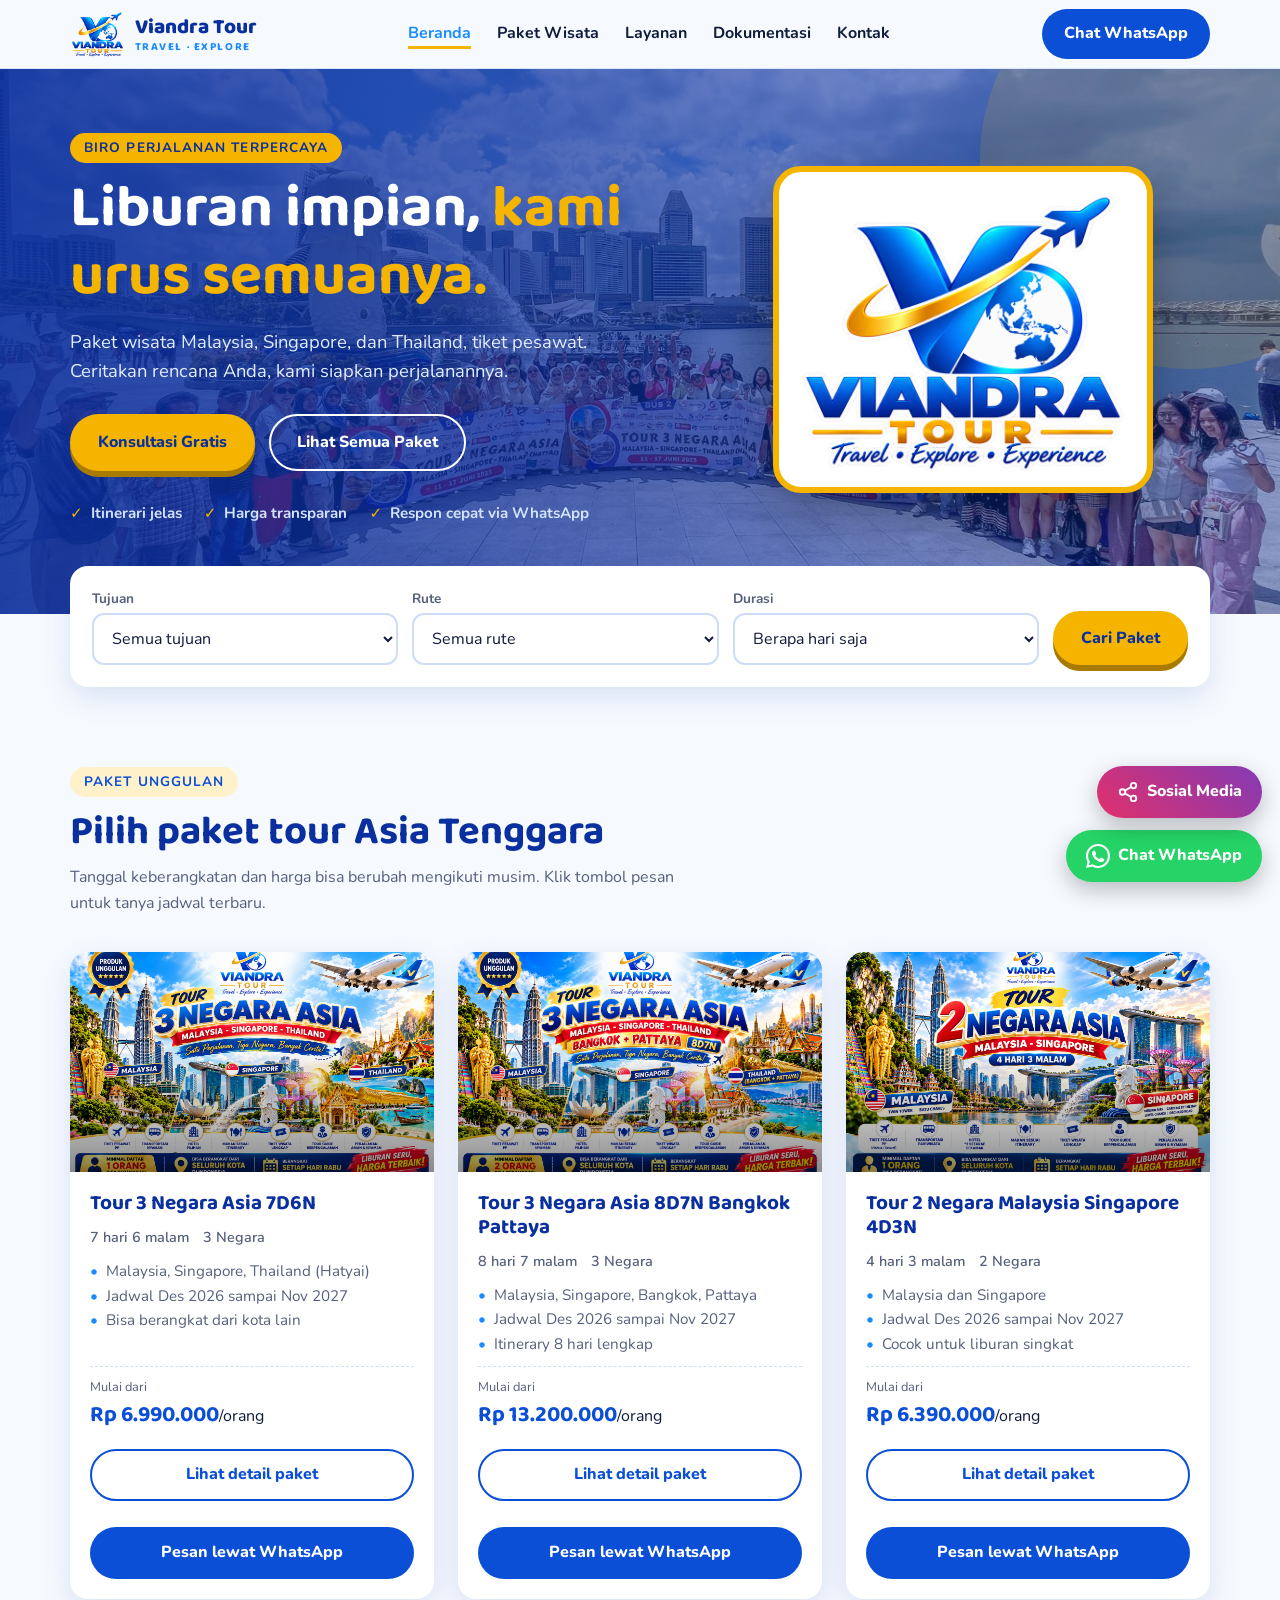
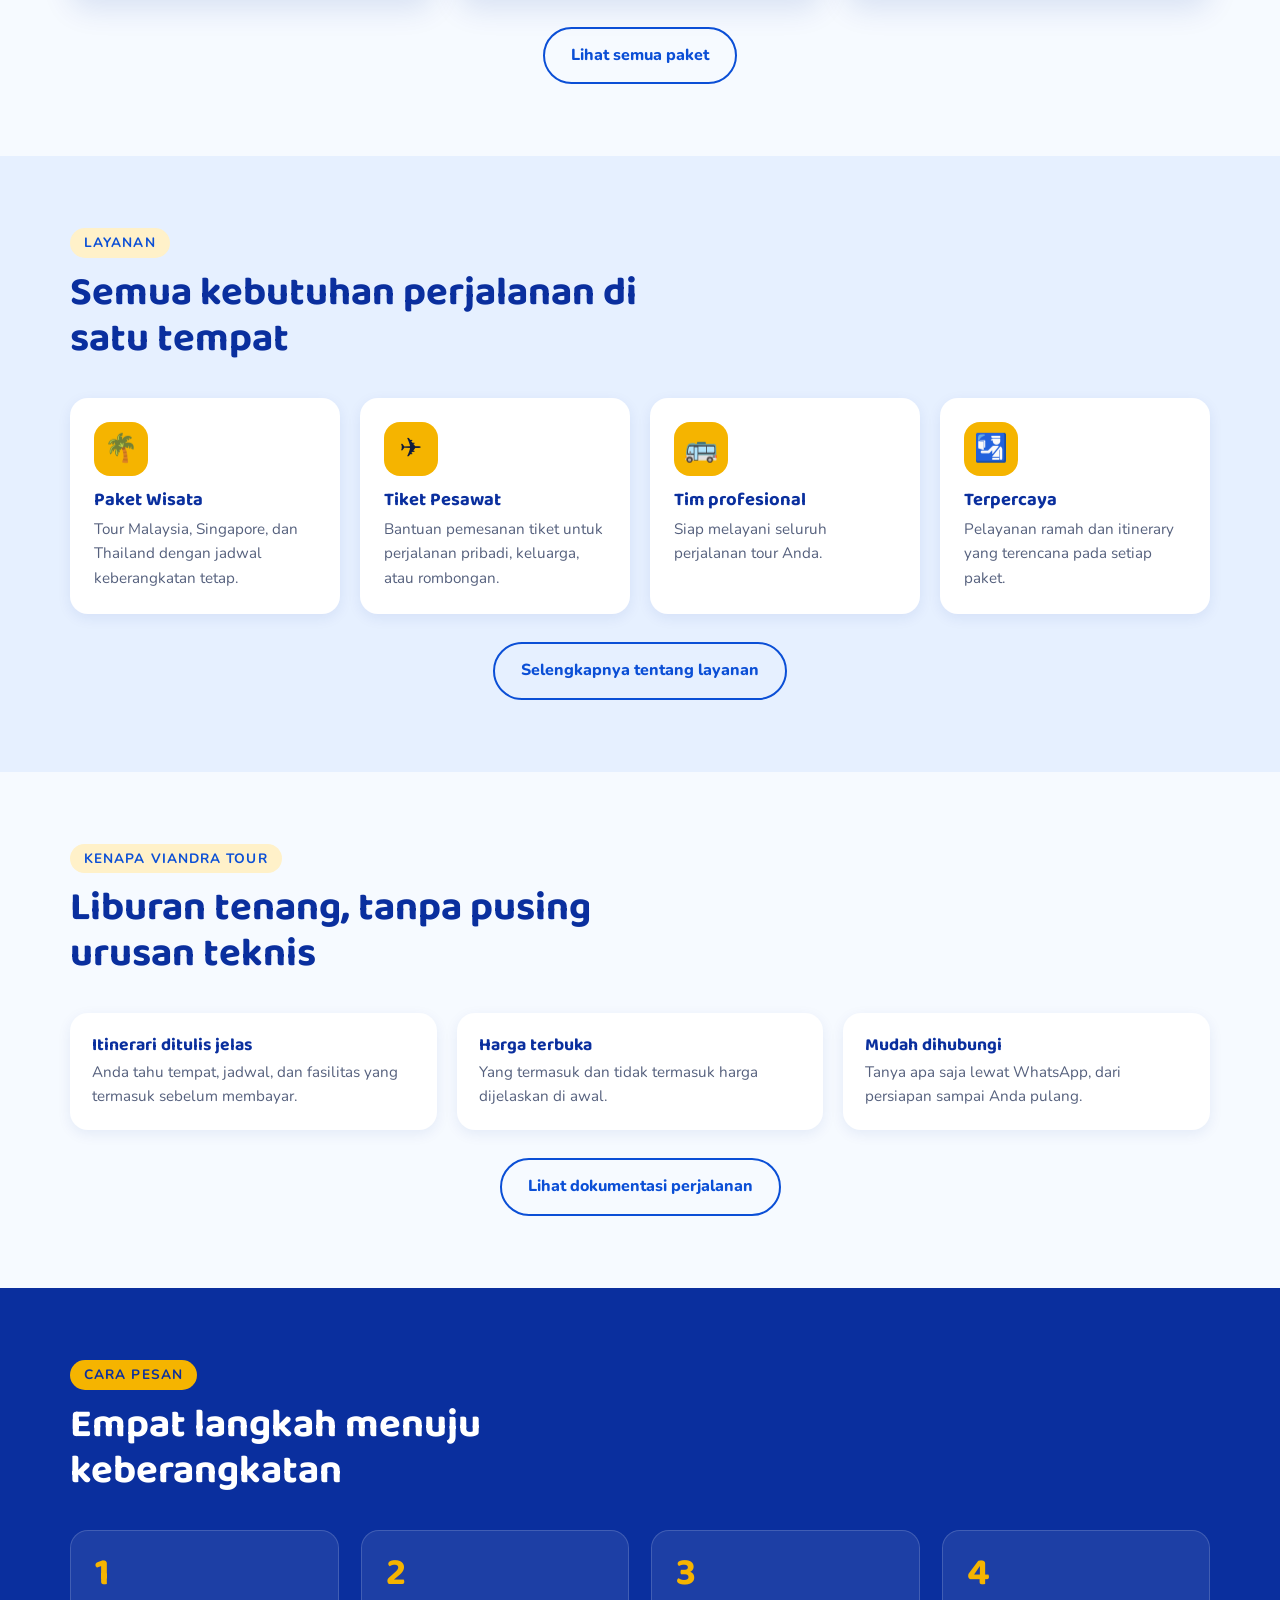
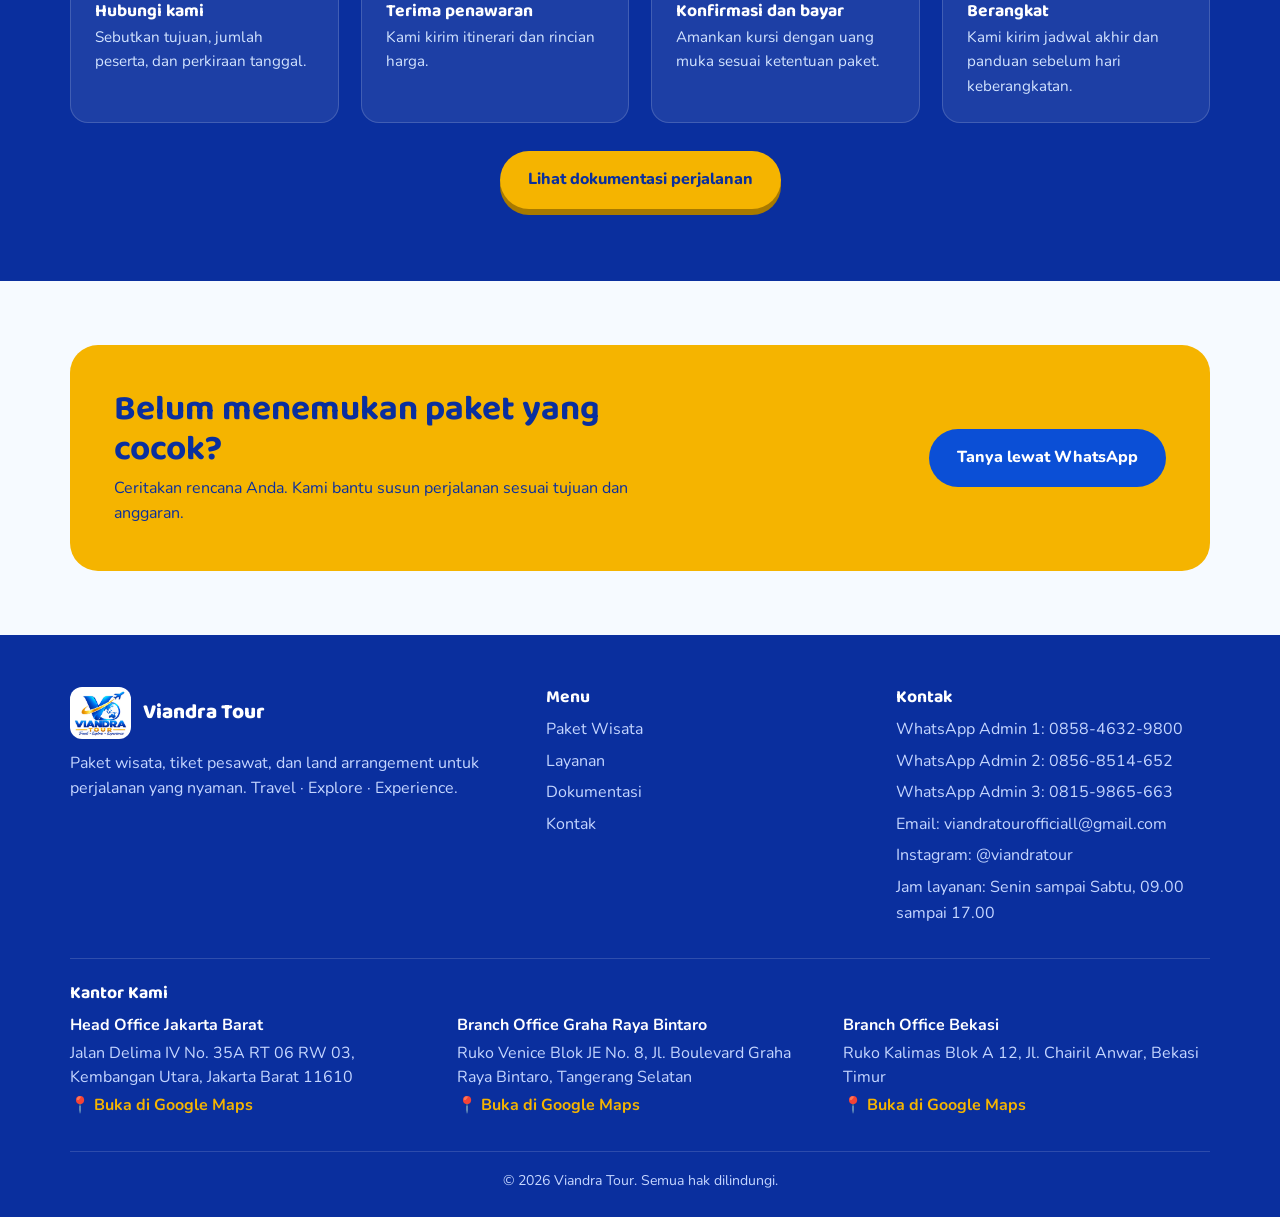
<file: index.html>
<!DOCTYPE html>
<html lang="id">
<head>
<meta charset="utf-8">
<meta name="viewport" content="width=device-width, initial-scale=1">
<title>Paket Wisata Malaysia, Singapore, Thailand | Viandra Tour</title>
<meta name="description" content="Viandra Tour melayani paket wisata Malaysia, Singapore, dan Thailand, tiket pesawat, dan sewa bus. Konsultasi gratis lewat WhatsApp.">
<meta property="og:image" content="logo.png">
<link rel="icon" href="logo.png">
<link rel="preconnect" href="https://fonts.googleapis.com">
<link rel="preconnect" href="https://fonts.gstatic.com" crossorigin>
<link href="https://fonts.googleapis.com/css2?family=Baloo+2:wght@600;700;800&family=Nunito:wght@400;600;700&display=swap" rel="stylesheet">
<link rel="stylesheet" href="style.css">
</head>
<body data-page="home">
<div id="site-header"></div>
<main>
  <section class="hero">
    <div class="wrap hero-grid">
      <div>
        <span class="eyebrow" style="background:var(--yellow);color:var(--green-900)">Biro perjalanan terpercaya</span>
        <h1>Liburan impian, <span>kami urus semuanya.</span></h1>
        <p>Paket wisata Malaysia, Singapore, dan Thailand, tiket pesawat. Ceritakan rencana Anda, kami siapkan perjalanannya.</p>
        <div class="hero-actions">
          <a class="btn btn-primary" data-wa="Halo Viandra Tour, saya ingin konsultasi gratis untuk rencana liburan." href="#">Konsultasi Gratis</a>
          <a class="btn btn-ghost" href="paket.html">Lihat Semua Paket</a>
        </div>
        <ul class="hero-points"><li>Itinerari jelas</li><li>Harga transparan</li><li>Respon cepat via WhatsApp</li></ul>
      </div>
      <img class="hero-logo" src="logo.png" alt="Logo Viandra Tour" width="380" height="380">
    </div>
  </section>
  <section class="finder" aria-label="Cari paket"><div class="wrap">
    <form class="finder-box" id="finder" action="paket.html" method="get">
      <div class="field"><label for="fDest">Tujuan</label><select id="fDest" name="dest"><option value="all">Semua tujuan</option></select></div>
      <div class="field"><label for="fType">Rute</label><select id="fType" name="type"><option value="all">Semua rute</option><option value="3 Negara">3 Negara</option><option value="2 Negara">2 Negara</option><option value="Thailand">Thailand</option></select></div>
      <div class="field"><label for="fDur">Durasi</label><select id="fDur" name="dur"><option value="all">Berapa hari saja</option><option value="short">Sampai 4 hari</option><option value="long">5 hari atau lebih</option></select></div>
      <button class="btn btn-primary" type="submit">Cari Paket</button>
    </form>
  </div></section>
  <section class="packages"><div class="wrap">
    <div class="section-head"><span class="eyebrow">Paket unggulan</span><h2>Pilih paket tour Asia Tenggara</h2><p>Tanggal keberangkatan dan harga bisa berubah mengikuti musim. Klik tombol pesan untuk tanya jadwal terbaru.</p></div>
    <div class="grid" id="pkgGrid"></div>
    <div class="more"><a class="btn btn-outline" href="paket.html">Lihat semua paket</a></div>
  </div></section>
  <section class="services"><div class="wrap">
    <div class="section-head"><span class="eyebrow">Layanan</span><h2>Semua kebutuhan perjalanan di satu tempat</h2></div>
    <div class="grid" style="grid-template-columns:repeat(auto-fit,minmax(220px,1fr))">
      <article class="service"><div class="ico" aria-hidden="true">🌴</div><h3>Paket Wisata</h3><p>Tour Malaysia, Singapore, dan Thailand dengan jadwal keberangkatan tetap.</p></article>
      <article class="service"><div class="ico" aria-hidden="true">✈️</div><h3>Tiket Pesawat</h3><p>Bantuan pemesanan tiket untuk perjalanan pribadi, keluarga, atau rombongan.</p></article>
      <article class="service"><div class="ico" aria-hidden="true">🚌</div><h3>Tim profesional</h3><p>Siap melayani seluruh perjalanan tour Anda.</p></article>
      <article class="service"><div class="ico" aria-hidden="true">🛂</div><h3>Terpercaya</h3><p>Pelayanan ramah dan itinerary yang terencana pada setiap paket.</p></article>
    </div>
    <div class="more"><a class="btn btn-outline" href="layanan.html">Selengkapnya tentang layanan</a></div>
  </div></section>
  <section><div class="wrap">
    <div class="section-head"><span class="eyebrow">Kenapa Viandra Tour</span><h2>Liburan tenang, tanpa pusing urusan teknis</h2></div>
    <div class="teaser-grid">
      <div class="mini"><h3>Itinerari ditulis jelas</h3><p>Anda tahu tempat, jadwal, dan fasilitas yang termasuk sebelum membayar.</p></div>
      <div class="mini"><h3>Harga terbuka</h3><p>Yang termasuk dan tidak termasuk harga dijelaskan di awal.</p></div>
      <div class="mini"><h3>Mudah dihubungi</h3><p>Tanya apa saja lewat WhatsApp, dari persiapan sampai Anda pulang.</p></div>
    </div>
    <div class="more"><a class="btn btn-outline" href="kenapa-kami.html">Kenali kami lebih dekat</a></div>
  </div></section>
  <section class="steps"><div class="wrap">
    <div class="section-head"><span class="eyebrow">Cara pesan</span><h2>Empat langkah menuju keberangkatan</h2></div>
    <div class="step-grid">
      <div class="step"><b>1</b><h3>Hubungi kami</h3><p>Sebutkan tujuan, jumlah peserta, dan perkiraan tanggal.</p></div>
      <div class="step"><b>2</b><h3>Terima penawaran</h3><p>Kami kirim itinerari dan rincian harga.</p></div>
      <div class="step"><b>3</b><h3>Konfirmasi dan bayar</h3><p>Amankan kursi dengan uang muka sesuai ketentuan paket.</p></div>
      <div class="step"><b>4</b><h3>Berangkat</h3><p>Kami kirim jadwal akhir dan panduan sebelum hari keberangkatan.</p></div>
    </div>
    <div class="more"><a class="btn btn-primary" href="cara-pesan.html">Lihat cara pesan lengkap</a></div>
  </div></section>
  <section class="cta"><div class="wrap"><div class="cta-box">
    <div><h2>Belum menemukan paket yang cocok?</h2><p>Ceritakan rencana Anda. Kami bantu susun perjalanan sesuai tujuan dan anggaran.</p></div>
    <a class="btn btn-wa" data-wa="Halo Viandra Tour, saya ingin dibuatkan paket perjalanan khusus." href="#">Tanya lewat WhatsApp</a>
  </div></div></section>
</main>
<div id="site-footer"></div>
<script src="site.js"></script>
<script>
  document.addEventListener("DOMContentLoaded", () => {
    const fDest = document.getElementById("fDest");
    [...new Set(PACKAGES.map(p => p.dest))].forEach(d => { const o = document.createElement("option"); o.value = d; o.textContent = d; fDest.appendChild(o); });
    [...new Set(PACKAGES.map(p => p.type))].forEach(t => { const f = document.getElementById("fType"); if (![...f.options].some(o => o.value === t)) { const o = document.createElement("option"); o.value = t; o.textContent = t; f.appendChild(o); } });
    document.getElementById("pkgGrid").innerHTML = PACKAGES.slice(0, 3).map(packageCard).join("");
  });
</script>
</body>
</html>
</file>
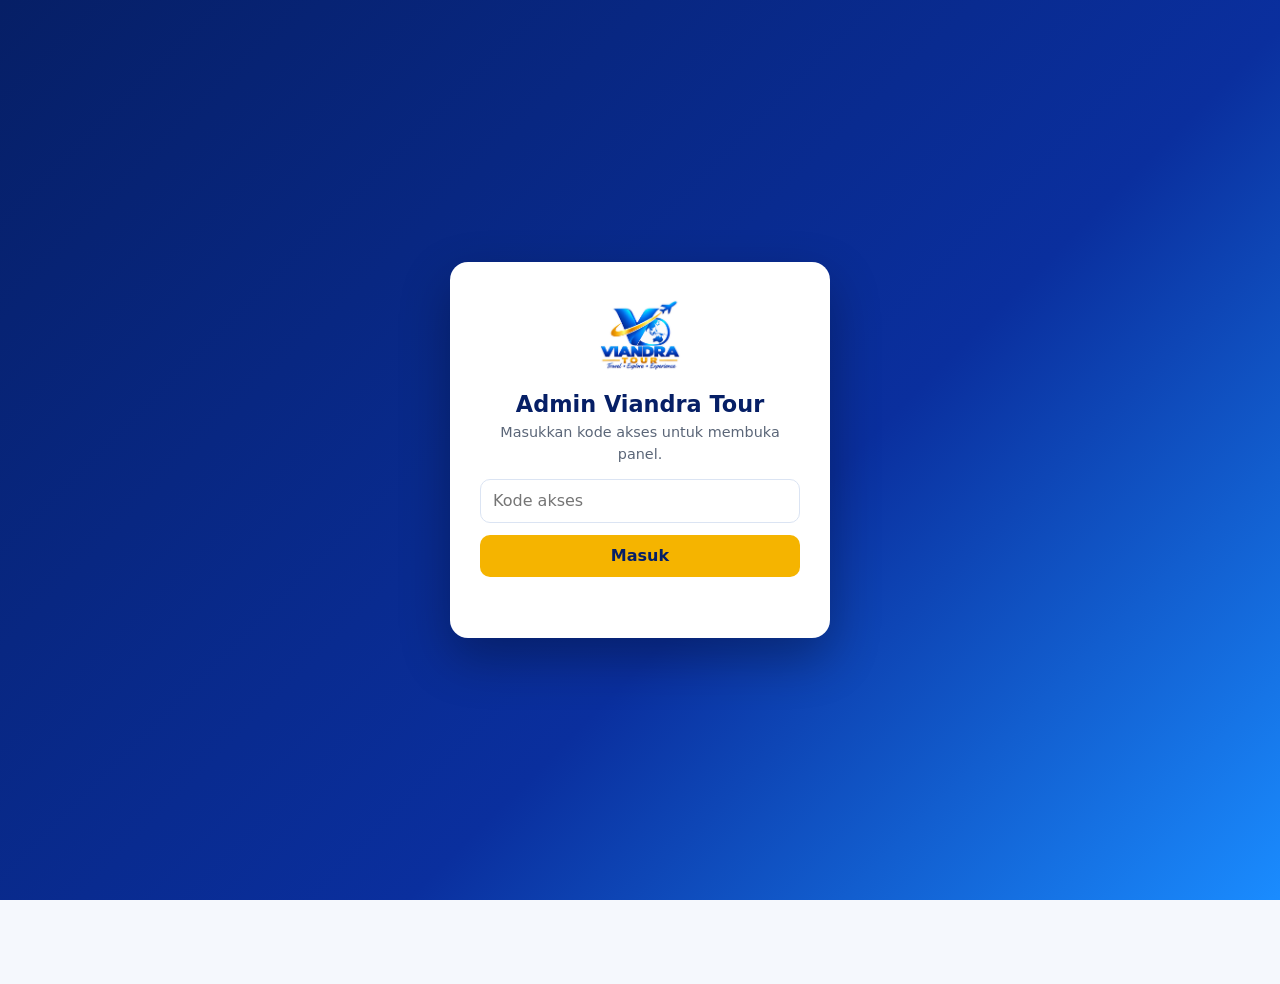
<file: admin.html>
<!DOCTYPE html>
<html lang="id" data-no-track>
<head>
<meta charset="utf-8">
<meta name="viewport" content="width=device-width, initial-scale=1">
<meta http-equiv="Content-Security-Policy" content="default-src 'none'; script-src 'self' 'unsafe-inline'; style-src 'unsafe-inline'; img-src 'self' data: blob: https://flagcdn.com; connect-src 'self' https://api.github.com; base-uri 'none'; form-action 'none'; object-src 'none'">
<meta name="referrer" content="no-referrer">
<meta name="robots" content="noindex,nofollow,noarchive">
<title>Admin Viandra Tour</title>
<link rel="icon" href="logo.png">
<style>
:root{--b9:#061f66;--b7:#0a2f9e;--b5:#1a8cff;--ac:#f5b400;--acs:#fff4cc;--bg:#f5f8fd;--ink:#16213a;--mut:#5b6678;--ok:#1faa59;--bad:#c62828;--ln:#dbe4f3}
*{box-sizing:border-box}
body{margin:0;font-family:system-ui,-apple-system,'Segoe UI',Roboto,sans-serif;background:var(--bg);color:var(--ink);line-height:1.5;padding-bottom:84px}
[hidden]{display:none!important}
button,input,select,textarea{font:inherit;color:inherit}
h1,h2,h3{color:var(--b9);line-height:1.2}
.btn{border:0;border-radius:10px;padding:9px 16px;font-weight:700;cursor:pointer;background:var(--b7);color:#fff;text-decoration:none;display:inline-block;text-align:center}
.btn:hover{filter:brightness(1.1)}.btn:disabled{opacity:.5;cursor:not-allowed}
.btn.ac{background:var(--ac);color:var(--b9)}.btn.ok{background:var(--ok)}.btn.bad{background:var(--bad)}
.btn.ghost{background:#fff;color:var(--b7);border:1.5px solid var(--b7)}
.btn.dng{background:#fff;color:var(--bad);border:1.5px solid #f0b4b4}
.btn.dng:hover{background:var(--bad);color:#fff}
.btn.sm{padding:5px 11px;font-size:.85rem;border-radius:8px}
input[type=text],input[type=password],input[type=search],input[type=number],input[type=date],textarea,select{width:100%;border:1.5px solid var(--ln);border-radius:10px;padding:9px 12px;background:#fff}
input:focus,select:focus,textarea:focus{outline:none;border-color:var(--b5)}
textarea{font-family:ui-monospace,Consolas,monospace;font-size:.85rem;min-height:92px;resize:vertical}
label{font-weight:700;font-size:.9rem;display:block;margin:12px 0 4px}
label small{font-weight:600;color:var(--mut)}
.wrap{width:min(1100px,94%);margin:0 auto}
/* lock */
#lock{min-height:100vh;display:grid;place-items:center;background:linear-gradient(135deg,var(--b9),var(--b7) 60%,var(--b5));padding:20px}
.lockbox{background:#fff;border-radius:18px;padding:30px;width:min(380px,100%);text-align:center;box-shadow:0 20px 50px rgba(0,0,0,.3)}
.lockbox img{width:84px;height:84px;object-fit:contain}
.lockbox h1{margin:8px 0 4px;color:var(--b9);font-size:1.4rem}
.lockbox p{margin:0 0 14px;color:var(--mut);font-size:.9rem}
#lockMsg{min-height:1.4em;color:var(--bad);font-weight:700;font-size:.9rem;margin-top:10px}
/* header */
header.top{background:var(--b9);color:#fff;position:sticky;top:0;z-index:30}
.top .wrap{display:flex;align-items:center;gap:12px;padding:10px 0}
.top img{width:40px;height:40px;object-fit:contain;background:#fff;border-radius:10px;padding:2px}
.top b{font-size:1.05rem}.top small{display:block;color:#ffd37a;font-size:.72rem;letter-spacing:.12em}
.top .sp{flex:1}
.tabs{background:#fff;border-bottom:1px solid var(--ln);position:sticky;top:60px;z-index:20}
.tabs .wrap{display:flex;gap:4px;overflow:auto}
.tabs button{border:0;background:none;padding:12px 16px;font-weight:700;color:var(--mut);cursor:pointer;border-bottom:3px solid transparent;white-space:nowrap}
.tabs button.on{color:var(--b7);border-color:var(--ac)}
main{padding:22px 0}
.panel{background:#fff;border-radius:16px;box-shadow:0 6px 20px rgba(6,48,111,.08);padding:20px;margin-bottom:18px}
.panel h2{margin:0 0 6px;font-size:1.2rem}
.panel p.h{margin:0 0 12px;color:var(--mut);font-size:.92rem}
.row{display:flex;flex-wrap:wrap;gap:10px;align-items:center}
.row .grow{flex:1;min-width:180px}
.fr{display:grid;grid-template-columns:repeat(auto-fit,minmax(200px,1fr));gap:14px}
.hint{color:var(--mut);font-size:.88rem;margin:4px 0 0}
.errbox{background:#fdecee;color:var(--bad);border-radius:12px;padding:12px 16px;font-weight:700;margin:14px 0}
/* cards */
.grid{display:grid;grid-template-columns:repeat(auto-fill,minmax(290px,1fr));gap:16px}
.pc{border:1.5px solid var(--ln);border-radius:14px;overflow:hidden;background:#fff;display:flex;flex-direction:column}
.pc.hid{opacity:.6}
.pc .cv{height:110px;position:relative;overflow:hidden}
.pc .cv img{position:absolute;inset:0;width:100%;height:100%;object-fit:cover;object-position:center top}
.pc .bd{padding:12px 14px;flex:1}
.pc h3{margin:6px 0 4px;font-size:1rem}
.pc .m{color:var(--mut);font-size:.85rem}
.pc .pr{font-weight:800;color:var(--b7);margin-top:6px}
.pc .ft{display:flex;gap:6px;padding:0 14px 12px;flex-wrap:wrap}
.bg{display:inline-block;font-size:.68rem;font-weight:800;border-radius:999px;padding:2px 8px;margin-right:4px;background:var(--acs);color:var(--b9)}
.bg.new{background:#dff5e7;color:#157a3e}.bg.mod{background:#e3ecfc;color:var(--b7)}.bg.feat{background:var(--ac)}.bg.hd{background:#555;color:#fff}
/* table */
table{width:100%;border-collapse:collapse;font-size:.88rem}
th,td{text-align:left;padding:7px 8px;border-bottom:1px solid var(--ln);vertical-align:top}
th{background:#f0f5fd;color:var(--b9)}
.err{color:var(--bad);font-weight:700}.wr{color:#a86a00}.okc{color:var(--ok);font-weight:700}
.imp{border:1.5px solid var(--ln);border-radius:12px;padding:10px 14px;margin:8px 0;background:#fbfcff}
.imp.bad{border-color:#f0b4b4}
.imp .dh{display:flex;justify-content:space-between;align-items:center;gap:10px;flex-wrap:wrap}
/* form */
.day{border:1.5px solid var(--ln);border-radius:14px;padding:12px 14px;margin:10px 0;background:#fbfcff}
.day .dh{display:flex;justify-content:space-between;align-items:center;gap:10px}
.seg{display:flex;gap:8px;flex-wrap:wrap;margin:6px 0}
.seg label{margin:0;display:flex;align-items:center;gap:6px;border:1.5px solid var(--ln);border-radius:999px;padding:6px 14px;cursor:pointer;font-weight:700;background:#fff}
.seg input{width:auto;margin:0}
.chips{display:flex;flex-wrap:wrap;gap:6px;margin-top:8px}
.chip{background:var(--bg);border:1.5px solid var(--ln);border-radius:999px;padding:3px 6px 3px 12px;font-weight:700;font-size:.88rem}
.chip.pk{border-color:#f0b4b4;color:var(--bad)}
.chip button{border:0;background:transparent;cursor:pointer;font-size:1rem;color:var(--mut);padding:0 6px}
.imgprev{max-width:260px;max-height:200px;border-radius:12px;display:block;margin-top:10px;border:1px solid var(--ln)}
/* bar */
#bar{position:fixed;left:0;right:0;bottom:0;background:#fff;border-top:2px solid var(--ac);box-shadow:0 -6px 20px rgba(0,0,0,.1);z-index:40}
#bar .wrap{display:flex;gap:10px;align-items:center;flex-wrap:wrap;padding:10px 0}
#bar .st{flex:1;min-width:160px;font-weight:700;font-size:.9rem}
#bar .st.d{color:#a86a00}
#toast{position:fixed;left:50%;bottom:96px;transform:translateX(-50%);background:var(--b9);color:#fff;padding:10px 18px;border-radius:12px;z-index:60;max-width:90vw;font-weight:700}
#toast.bad{background:var(--bad)}
pre{background:#f0f5fd;border-radius:10px;padding:12px;overflow:auto;font-size:.8rem}
code{background:#f0f5fd;border-radius:6px;padding:1px 6px;font-size:.9em}
ol li,ul li{margin:4px 0}
.doc{border:1.5px solid var(--ln);border-radius:14px;overflow:hidden;background:#fff}
.doc img{width:100%;height:150px;object-fit:cover;display:block;background:#eef3fb}
.doc .bd{padding:10px;display:grid;gap:8px}
.note{background:var(--acs);border-radius:10px;padding:10px 14px;font-size:.9rem;margin:10px 0}
</style>
</head>
<body>

<section id="lock">
  <form class="lockbox" id="lockForm" autocomplete="off">
    <img src="logo.png" alt="Viandra Tour">
    <h1>Admin Viandra Tour</h1>
    <p>Masukkan kode akses untuk membuka panel.</p>
    <input type="password" id="pass" placeholder="Kode akses" autocomplete="current-password" required>
    <button class="btn ac" style="width:100%;margin-top:12px" id="lockBtn">Masuk</button>
    <div id="lockMsg" role="alert"></div>
  </form>
</section>

<div id="app" hidden>
  <header class="top"><div class="wrap">
    <img src="logo.png" alt=""><div><b>Viandra Tour</b><small>PANEL ADMIN</small></div>
    <span class="sp"></span>
    <button class="btn ghost sm" id="undoBtn" disabled>↶ Urungkan</button>
    <button class="btn ac sm" id="lockNow">🔒 Kunci</button>
  </div></header>
  <nav class="tabs" id="nav"><div class="wrap" id="tabs">
    <button data-t="pkg" class="on">Paket Wisata</button>
    <button data-t="imp">Impor / Ekspor JSON</button>
    <button data-t="dok">Dokumentasi</button>
    <button data-t="gh">GitHub</button>
    <button data-t="help">Panduan</button>
  </div></nav>

  <main class="wrap">
    <!-- PAKET -->
    <section data-p="pkg">
      <div class="panel">
        <div class="row">
          <button class="btn" id="addPkg">+ Tambah paket baru</button>
          <button class="btn ghost" id="goImp">Impor dari JSON</button>
          <div class="grow"><input type="search" id="q" placeholder="Cari paket (nama, tujuan, slug)…"></div>
        </div>
        <p class="h" id="count" style="margin:10px 0 0"></p>
      </div>
      <div class="grid" id="grid"></div>
    </section>

    <!-- IMPOR / EKSPOR -->
    <section data-p="imp" hidden>
      <div class="panel">
        <h2>Impor paket dari JSON</h2>
        <p class="h">Tempel kode JSON atau pilih file <code>.json</code>. Bisa berupa satu paket, daftar paket, atau <code>{"packages":[…]}</code>. Yang wajib hanya <b>name</b>, <b>dest</b>, dan <b>days</b>. Anda bisa memeriksa hasilnya dulu sebelum disimpan.</p>
        <label for="impFile">Pilih file JSON</label>
        <input type="file" id="impFile" accept=".json,.txt,application/json,text/plain">
        <label for="impText">Atau tempel kode JSON di sini</label>
        <textarea id="impText" style="min-height:220px" spellcheck="false" placeholder='{ "packages": [ { "name": "Tour Vietnam 5D4N", … } ] }'></textarea>
        <label>Mode</label>
        <div class="seg">
          <label><input type="radio" name="impMode" value="merge" checked> Gabungkan (tambah baru, ganti yang namanya sama)</label>
          <label><input type="radio" name="impMode" value="replace"> Ganti semua paket buatan panel</label>
          <label><input type="radio" name="impMode" value="del"> Hapus paket (isi JSON berupa daftar slug)</label>
        </div>
        <div id="impErr" class="errbox" hidden></div>
        <div class="row" style="margin-top:10px">
          <button class="btn" id="impParse">Baca JSON</button>
          <button class="btn ghost sm" id="impSample">Isi contoh JSON</button>
          <button class="btn ghost sm" id="impClear">Kosongkan</button>
        </div>
      </div>
      <div class="panel" id="impPrev" hidden></div>
      <div class="panel">
        <h2>Format JSON yang dikenali</h2>
        <ul>
          <li><b>departures</b>: daftar tanggal berangkat, format <code>2026-12-02</code> atau <code>02/12/2026</code>. Tambah <code>*</code> untuk high season.</li>
          <li><b>daily</b>: <code>["2026-11-01","2027-03-31"]</code> kalau berangkat setiap hari.</li>
          <li><b>itinerary</b>: daftar hari, tiap hari <code>[judul, isi, hotel]</code>.</li>
          <li><b>image</b>: nama file yang sudah ada di repo (mis. <code>img/bali.jpg</code>), atau data gambar base64.</li>
          <li><b>flags</b>: kode negara untuk bendera, mis. <code>["th","my"]</code>.</li>
          <li>Nama kolom bahasa Indonesia juga dikenali: <code>nama</code>, <code>tujuan</code>, <code>hari</code>, <code>harga</code>, <code>termasuk</code>, <code>syarat</code>.</li>
          <li>Kalau nama paket sudah ada, paket itu diganti.</li>
        </ul>
        <details><summary style="cursor:pointer;font-weight:700;color:var(--b7)">Lihat contoh lengkap</summary><pre id="sampleView"></pre></details>
      </div>
      <div class="panel">
        <h2>Ekspor paket ke JSON</h2>
        <p class="h">Untuk cadangan, atau untuk diedit di tempat lain lalu diimpor lagi.</p>
        <div class="seg">
          <label><input type="radio" name="expScope" value="all" checked> Semua paket yang tampil di website</label>
          <label><input type="radio" name="expScope" value="mine"> Hanya paket buatan/ubahan panel</label>
        </div>
        <div class="row" style="margin-top:8px"><button class="btn ghost" id="expCopy">Salin JSON</button><button class="btn ghost" id="expDl">Unduh file JSON</button></div>
      </div>
    </section>

    <!-- DOKUMENTASI -->
    <section data-p="dok" hidden>
      <div class="panel">
        <h2>Tambah foto dokumentasi</h2>
        <p class="h">Pilih satu atau banyak foto. Foto otomatis dikecilkan (maks 1600 px) supaya website tetap cepat, lalu diunggah ke folder <code>img/</code> saat Anda klik <b>Publish</b>.</p>
        <input type="file" id="dokFiles" accept="image/*" multiple>
        <div class="grid" id="docDraft" style="margin-top:14px"></div>
        <div id="docDraftBar" hidden style="margin-top:12px"><button class="btn ok" id="dokAdd">Tambahkan foto</button></div>
      </div>
      <div class="panel">
        <h2>Foto yang ditambah lewat panel</h2>
        <p class="h" id="docEmpty">Belum ada. Foto dokumentasi yang sudah ada di website tetap tampil seperti biasa.</p>
        <div class="grid" id="docList"></div>
      </div>
    </section>

    <!-- GITHUB -->
    <section data-p="gh" hidden>
      <div class="panel">
        <h2>Sambung ke GitHub</h2>
        <p class="h">Repo: <b id="repoTxt"></b>. Token hanya disimpan di memori halaman ini dan hilang saat panel dikunci atau ditutup.</p>
        <label for="token">Token GitHub (fine-grained, izin Contents: Read and write)</label>
        <input type="password" id="token" placeholder="github_pat_…" autocomplete="off">
        <div class="row" style="margin-top:10px">
          <button class="btn" id="pull">Tes &amp; tarik data dari GitHub</button>
          <button class="btn ok" id="pub2">Publish ke website</button>
        </div>
        <div class="note">Cara buat token: GitHub → Settings → Developer settings → Fine-grained tokens → <i>Generate new token</i> → Repository access: <b>Only select repositories → viandratour</b> → Permissions: <b>Contents = Read and write</b> → masa berlaku pendek (mis. 30 hari).</div>
      </div>
      <div class="panel">
        <h2>Cadangan admin-data.js</h2>
        <p class="h">Isi lengkap file yang akan dipublish. Bisa disalin atau diunduh untuk diunggah manual ke repo.</p>
        <div class="row"><button class="btn ghost" id="copyJ">Salin JSON</button><button class="btn ghost" id="dlJ">Unduh admin-data.js</button></div>
        <textarea id="outJson" readonly style="margin-top:10px;min-height:180px"></textarea>
      </div>
    </section>

    <!-- PANDUAN -->
    <section data-p="help" hidden>
      <div class="panel">
        <h2>Panduan singkat</h2>
        <ol>
          <li>Tab <b>Paket Wisata</b>: klik <b>Tambah paket baru</b> atau <b>Ubah</b> pada kartu paket, isi formulir, lalu <b>Simpan paket</b>.</li>
          <li>Punya banyak paket sekaligus? Pakai tab <b>Impor / Ekspor JSON</b>, tempel kode JSON, klik <b>Baca JSON</b>, cek hasilnya, lalu <b>Impor</b>.</li>
          <li>Isi token sekali di tab <b>GitHub</b>, lalu klik <b>Publish</b> di bar bawah. Website ter-update dalam ±1 menit.</li>
          <li>Foto dokumentasi: tab <b>Dokumentasi</b> → pilih foto → isi keterangan dan kategori → <b>Tambahkan</b> → <b>Publish</b>. Foto ikut terunggah otomatis.</li>
          <li>Salah ubah? Klik <b>Urungkan</b> sebelum Publish. Paket bawaan bisa disembunyikan atau dikembalikan ke aslinya kapan saja.</li>
        </ol>
        <h2 style="margin-top:18px">Keamanan</h2>
        <ul>
          <li>Kode akses di halaman ini hanya penghalang awal. <b>Pengaman sebenarnya adalah token GitHub</b>: tanpa token, tidak ada yang bisa mengubah website.</li>
          <li>Gunakan token yang hanya untuk repo ini, masa berlaku pendek, dan jangan dibagikan.</li>
          <li>Panel terkunci otomatis setelah 15 menit tanpa aktivitas, dan salah kode berkali-kali akan dikunci sementara.</li>
          <li>Semua isi paket dibersihkan (tanda &lt; &gt; dibuang, gambar/warna/tanggal diperiksa) sebelum tampil di website.</li>
        </ul>
      </div>
    </section>

    <!-- FORMULIR PAKET -->
    <section data-p="form" hidden><div id="formBox"></div></section>
  </main>

  <div id="bar"><div class="wrap">
    <span class="st" id="st">Memuat…</span>
    <button class="btn ghost sm" id="pull2">Tarik dari GitHub</button>
    <button class="btn ac" id="pub">Publish</button>
  </div></div>
</div>

<div id="toast" hidden></div>

<script src="site.js"></script>
<script>
(() => {
"use strict";
// frame-buster
if (window.top !== window.self) { try { window.top.location = window.self.location; } catch (e) { document.documentElement.innerHTML = ""; } }

const AUTH = { salt: "33ab63485624b3f708c8a5b05ace1e4e", hash: "5e0f5016415082d700ad32a846fad77aae0f8e9e7baabb0ea009372d14450e96", iter: 250000 };
const GH = { owner: "itkonsorsiumnasional-ai", repo: "viandratour", branch: "main", file: "admin-data.js" }; // GANTI repo jika nama repo Viandra berbeda
const IDLE_MS = 15 * 60 * 1000;
const COLORS = ["#0a2f9e,#1a8cff", "#0b4fd6,#22d3ee", "#0a2f9e,#f5b400", "#0b4fd6,#f5b400", "#1a8cff,#22d3ee"];
const DOC_CATS = ["Malaysia", "Singapore", "Thailand", "Keberangkatan", "Lainnya"];
const IMG_RE = /^(?!.*\.\.)(?!.*\/\/)[A-Za-z0-9_-][A-Za-z0-9_\-.\/]{0,150}\.(png|jpe?g|webp|gif)$/i;
const $ = id => document.getElementById(id);

/* ---------- helpers ---------- */
const esc = s => String(s == null ? "" : s).replace(/[&<>"'`]/g, c => ({ "&": "&amp;", "<": "&lt;", ">": "&gt;", '"': "&quot;", "'": "&#39;", "`": "&#96;" }[c]));
let toastT;
function toast(msg, bad) {
  const t = $("toast"); t.textContent = msg; t.className = bad ? "bad" : ""; t.hidden = false;
  clearTimeout(toastT); toastT = setTimeout(() => t.hidden = true, bad ? 6000 : 3800);
}
const hex = b => [...new Uint8Array(b)].map(x => x.toString(16).padStart(2, "0")).join("");
const unhex = s => new Uint8Array(s.match(/../g).map(h => parseInt(h, 16)));
const rp = n => typeof n === "number" ? "Rp " + n.toLocaleString("id-ID") : "Hubungi kami";
const clone = o => JSON.parse(JSON.stringify(o));
const lines = v => String(v || "").split("\n").map(x => x.trim()).filter(Boolean);
const builtinSlugs = new Set(BUILTIN_PACKAGES.map(p => p.slug));
const stripSlash = s => String(s || "").replace(/^\//, "");
function slugify(s) { return String(s).toLowerCase().normalize("NFKD").replace(/[^a-z0-9]+/g, "-").replace(/^-+|-+$/g, "").slice(0, 60) || "paket"; }
function isoOf(d) { return d.getFullYear() + "-" + String(d.getMonth() + 1).padStart(2, "0") + "-" + String(d.getDate()).padStart(2, "0"); }
const depKey = s => s.replace("*", "");
const sortDeps = a => a.slice().sort((x, y) => depKey(x).localeCompare(depKey(y)));

/* ---------- login (PBKDF2 + penguncian bertahap) ---------- */
const LK = "vt_admin_lock";
const getLock = () => { try { return JSON.parse(localStorage.getItem(LK)) || { n: 0, until: 0 }; } catch (e) { return { n: 0, until: 0 }; } };
const setLock = v => { try { localStorage.setItem(LK, JSON.stringify(v)); } catch (e) {} };
let memLock = { n: 0, until: 0 };

async function derive(pw) {
  const key = await crypto.subtle.importKey("raw", new TextEncoder().encode(pw), "PBKDF2", false, ["deriveBits"]);
  return hex(await crypto.subtle.deriveBits({ name: "PBKDF2", hash: "SHA-256", salt: unhex(AUTH.salt), iterations: AUTH.iter }, key, 256));
}
const safeEq = (a, b) => { if (a.length !== b.length) return false; let r = 0; for (let i = 0; i < a.length; i++) r |= a.charCodeAt(i) ^ b.charCodeAt(i); return r === 0; };

$("lockForm").addEventListener("submit", async ev => {
  ev.preventDefault();
  const msg = $("lockMsg"), L = Object.assign({}, getLock(), memLock.until > getLock().until ? memLock : {});
  const now = Date.now();
  if (L.until > now) { msg.textContent = "Terkunci sementara. Coba lagi dalam " + Math.ceil((L.until - now) / 1000) + " detik."; return; }
  if (!window.crypto || !crypto.subtle) { msg.textContent = "Browser tidak mendukung. Buka lewat https."; return; }
  $("lockBtn").disabled = true; msg.textContent = "";
  let ok = false;
  try { ok = safeEq(await derive($("pass").value), AUTH.hash); } catch (e) {}
  $("lockBtn").disabled = false;
  if (ok) { memLock = { n: 0, until: 0 }; setLock({ n: 0, until: 0 }); $("pass").value = ""; openApp(); return; }
  const n = (L.n || 0) + 1;
  const wait = n >= 5 ? Math.min(3600, 30 * Math.pow(2, n - 5)) * 1000 : 0;
  memLock = { n, until: wait ? now + wait : 0 }; setLock(memLock);
  msg.textContent = wait ? "Terlalu banyak percobaan. Terkunci " + Math.round(wait / 1000) + " detik." : "Kode akses salah (" + n + "/5).";
  $("pass").value = "";
});

/* ---------- pembersih data (site.js Viandra tidak punya, jadi ada di sini) ---------- */
const _txt = (v, max) => typeof v === "string" ? v.replace(/[<>`]/g, "").replace(/"/g, "\u201d").replace(/'/g, "\u2019").trim().slice(0, max || 600) : "";
const cleanImg = v => { const x = stripSlash(String(v || "").trim()); return IMG_RE.test(x) ? x : ""; };
const _isoOk = x => { if (!/^\d{4}-\d{2}-\d{2}$/.test(x)) return false; const [y, m, d] = x.split("-").map(Number), dt = new Date(y, m - 1, d); return dt.getFullYear() === y && dt.getMonth() === m - 1 && dt.getDate() === d; };
function cleanPackage(p) {
  if (!p || typeof p !== "object" || Array.isArray(p)) return null;
  const slug = typeof p.slug === "string" && /^[a-z0-9-]{1,80}$/.test(p.slug) ? p.slug : "";
  const name = _txt(p.name, 150), dest = _txt(p.dest, 150), type = _txt(p.type, 40);
  const days = parseInt(p.days, 10), nights = parseInt(p.nights, 10);
  if (!slug || !name || !dest || !type || !(days > 0 && days < 100) || !(nights >= 0 && nights < 100)) return null;
  const list = (v, n, len) => Array.isArray(v) ? v.slice(0, n).map(x => _txt(x, len)).filter(Boolean) : [];
  const q = { slug, name, dest, type, days, nights };
  q.color = typeof p.color === "string" && /^#[0-9a-f]{3,8}(,#[0-9a-f]{3,8}){0,3}$/i.test(p.color) ? p.color : COLORS[0];
  q.price = typeof p.price === "number" && isFinite(p.price) && p.price >= 0 ? Math.round(p.price) : null;
  q.tag = _txt(p.tag, 30);
  const im = cleanImg(p.image); q.image = im;
  q.items = list(p.items, 8, 200);
  const fl = Array.isArray(p.flags) ? p.flags.filter(c => typeof c === "string" && /^[a-z]{2}$/.test(c)).slice(0, 6) : [];
  if (fl.length) q.flags = fl;
  if (p.featured) q.featured = true;
  const sc = list(p.schedule, 20, 300); if (sc.length) q.schedule = sc;
  if (Array.isArray(p.departures)) {
    const dep = p.departures.filter(x => typeof x === "string" && /^\d{4}-\d{2}-\d{2}\*?$/.test(x) && _isoOk(x.replace("*", ""))).slice(0, 400);
    if (dep.length) q.departures = dep;
  }
  if (Array.isArray(p.daily) && p.daily.length === 2 && _isoOk(String(p.daily[0])) && _isoOk(String(p.daily[1])) && String(p.daily[0]) <= String(p.daily[1])) q.daily = [String(p.daily[0]), String(p.daily[1])];
  const bonus = list(p.bonus, 20, 300); if (bonus.length) q.bonus = bonus;
  if (Array.isArray(p.itinerary)) {
    const it = p.itinerary.slice(0, 40).map(d => Array.isArray(d) ? [_txt(d[0], 200), _txt(d[1], 3000), _txt(d[2], 200)] : null).filter(d => d && d[0] && d[1]);
    if (it.length) q.itinerary = it;
  }
  q.included = list(p.included, 80, 2000); q.excluded = list(p.excluded, 80, 2000);
  q.costs = list(p.costs, 80, 2000); q.terms = list(p.terms, 150, 2000);
  return q;
}
function cleanDoc(d) { const src = cleanImg(d && d.src); return src ? { src, cap: _txt(d.cap, 200), cat: _txt(d.cat, 40) } : null; }
function parseAdminData(txt) {
  const m = String(txt).match(/^\s*window\.ADMIN_DATA\s*=\s*([\s\S]*?);\s*$/);
  if (!m) throw new Error("format admin-data.js tidak dikenali");
  return JSON.parse(m[1]);
}

/* ---------- state ---------- */
let data = null, saved = "", sha = null, token = "", hist = [];
let pending = {}, pendingUrl = {}, docDraft = [], editing = null, curTab = "pkg", impPreview = null;

const norm = d => {
  const o = { packages: [], hidden: [], docs: [] };
  if (Array.isArray(d)) { o.packages = d.map(cleanPackage).filter(Boolean); o.hidden = [...builtinSlugs].filter(s => !o.packages.some(p => p.slug === s)); return o; }
  if (d && typeof d === "object") {
    if (Array.isArray(d.packages)) o.packages = d.packages.map(cleanPackage).filter(Boolean);
    if (Array.isArray(d.hidden)) o.hidden = [...new Set(d.hidden.filter(s => typeof s === "string" && /^[a-z0-9-]{1,80}$/.test(s)))];
    if (Array.isArray(d.docs)) o.docs = d.docs.map(cleanDoc).filter(Boolean);
  }
  return o;
};
const visibleCount = () => allPackages().filter(x => x.status !== "hidden").length;
const ser = () => JSON.stringify(data, null, 1) + "\n";
const fileBody = () => "window.ADMIN_DATA = " + JSON.stringify(data, null, 2) + ";\n";
function commit(next) { hist.push(JSON.stringify(data)); if (hist.length > 30) hist.shift(); data = next; refresh(); }
function mut(fn) { const d = clone(data); fn(d); commit(d); }
function refresh() { renderGrid(); renderDocs(); stat(); }
function stat() {
  $("outJson").value = fileBody();
  const dirty = ser() !== saved;
  $("st").textContent = dirty ? "● Ada perubahan yang belum dipublish" : "✓ Sama dengan yang ada di GitHub / bawaan";
  $("st").className = "st" + (dirty ? " d" : "");
  $("undoBtn").disabled = !hist.length;
}
$("undoBtn").onclick = () => { if (!hist.length) return; data = JSON.parse(hist.pop()); refresh(); toast("Dibatalkan satu langkah"); };

function allPackages() {
  const hidden = new Set(data.hidden), out = [];
  BUILTIN_PACKAGES.forEach(b => {
    const ov = data.packages.find(p => p.slug === b.slug);
    out.push({ slug: b.slug, pkg: ov || b, status: hidden.has(b.slug) ? "hidden" : ov ? "changed" : "builtin" });
  });
  data.packages.filter(p => !builtinSlugs.has(p.slug)).forEach(p => out.push({ slug: p.slug, pkg: p, status: "new" }));
  return out;
}
function removeSlugs(d, slugs) {
  const s = new Set(slugs);
  d.packages = d.packages.filter(p => !s.has(p.slug));
  slugs.forEach(x => { if (builtinSlugs.has(x) && !d.hidden.includes(x)) d.hidden.push(x); });
  return d;
}
function imgSrc(p) {
  const path = stripSlash(p);
  if (pendingUrl[path]) return pendingUrl[path];
  return IMG_RE.test(path) ? path : "";
}

/* ---------- daftar paket ---------- */
const STATUS = { builtin: ["", "BAWAAN"], changed: ["mod", "DIUBAH"], new: ["new", "BARU"], hidden: ["hd", "DISEMBUNYIKAN"] };
function renderGrid() {
  const q = $("q").value.trim().toLowerCase(), list = allPackages();
  const shown = list.filter(x => !q || (x.pkg.name + " " + x.pkg.dest + " " + x.slug).toLowerCase().includes(q));
  $("grid").innerHTML = shown.map(x => {
    const p = x.pkg, st = STATUS[x.status], im = imgSrc(p.image);
    const cs = /^#[0-9a-f]{3,8},#[0-9a-f]{3,8}$/i.test(String(p.color || "")) ? p.color.split(",") : COLORS[0].split(",");
    const dates = p.departures ? p.departures.length + " tanggal" : p.departuresCompact ? "Tanggal ringkas" : p.daily ? "Harian" : "Tanggal belum diisi";
    return `<div class="pc${x.status === "hidden" ? " hid" : ""}">
      <div class="cv" style="background:linear-gradient(135deg,${esc(cs[0])},${esc(cs[1] || cs[0])})">${im ? `<img src="${esc(im)}" alt="">` : ""}</div>
      <div class="bd"><div>${p.featured ? '<span class="bg feat">UNGGULAN</span>' : ""}<span class="bg ${st[0]}">${st[1]}</span></div>
        <h3>${esc(p.name)}</h3>
        <div class="m">${esc(p.dest)} · ${esc(p.days)}H${esc(p.nights)}M · ${esc(p.type)}</div>
        <div class="m">${esc(dates)} · ${esc(x.slug)}</div>
        <div class="pr">${rp(p.price)}</div></div>
      <div class="ft">${x.status === "hidden"
        ? `<button class="btn ghost sm" data-act="show" data-slug="${esc(x.slug)}">Tampilkan lagi</button>`
        : `<button class="btn ghost sm" data-act="edit" data-slug="${esc(x.slug)}">Ubah</button>
           <button class="btn ghost sm" data-act="feat" data-slug="${esc(x.slug)}">${p.featured ? "Lepas unggulan" : "Jadikan unggulan"}</button>
           <button class="btn dng sm" data-act="${x.status === "new" ? "del" : "hide"}" data-slug="${esc(x.slug)}">${x.status === "new" ? "Hapus" : "Sembunyikan"}</button>
           ${x.status === "changed" ? `<button class="btn ghost sm" data-act="revert" data-slug="${esc(x.slug)}">Kembalikan ke asli</button>` : ""}`}
      </div></div>`;
  }).join("");
  $("count").textContent = shown.length + " dari " + list.length + " paket · " + list.filter(x => x.status !== "hidden").length + " tampil di website";
}
$("q").oninput = renderGrid;
$("grid").addEventListener("click", e => {
  const b = e.target.closest("button[data-act]"); if (!b) return;
  const slug = b.dataset.slug, a = b.dataset.act, item = allPackages().find(x => x.slug === slug); if (!item) return;
  if (a === "edit") return openForm(item);
  if (a === "feat") { const p = clone(item.pkg); if (p.featured) delete p.featured; else p.featured = true; return upsert(p); }
  if (a === "del") { if (!confirm("Hapus paket ini dari website?\n\nBisa diurungkan sebelum Publish.")) return; mut(d => removeSlugs(d, [slug])); return toast("Paket dihapus"); }
  if (a === "hide") { if (!confirm("Sembunyikan paket ini dari website? Bisa ditampilkan lagi kapan saja.")) return; mut(d => { if (!d.hidden.includes(slug)) d.hidden.push(slug); }); return; }
  if (a === "show") return mut(d => { d.hidden = d.hidden.filter(s => s !== slug); });
  if (a === "revert") { if (!confirm("Kembalikan paket ini ke versi aslinya? Perubahan Anda akan hilang.")) return; mut(d => { d.packages = d.packages.filter(p => p.slug !== slug); }); }
});
$("addPkg").onclick = () => openForm(null);
$("goImp").onclick = () => tab("imp");
function upsert(p) {
  mut(d => { const i = d.packages.findIndex(x => x.slug === p.slug); if (i >= 0) d.packages[i] = p; else d.packages.push(p); d.hidden = d.hidden.filter(s => s !== p.slug); });
}

/* ---------- formulir paket ---------- */
function expandCompact(o) {
  const out = [];
  if (!o || typeof o !== "object") return out;
  Object.keys(o).forEach(k => {
    if (!/^\d{4}-\d{2}$/.test(k)) return;
    String(o[k]).split(/[\s,]+/).filter(Boolean).forEach(t => {
      const pk = t.endsWith("*"), d = parseInt(t, 10);
      if (d >= 1 && d <= 31) out.push(k + "-" + String(d).padStart(2, "0") + (pk ? "*" : ""));
    });
  });
  return out;
}
function showForm(on) {
  $("nav").hidden = on; $("bar").hidden = on;
  document.querySelectorAll("[data-p]").forEach(s => s.hidden = on ? s.dataset.p !== "form" : s.dataset.p !== curTab);
  window.scrollTo(0, 0);
}
function openForm(item) {
  const base = item ? clone(item.pkg) : { name: "", dest: "", type: "", days: "", nights: "", price: null, tag: "", items: [], schedule: [], itinerary: [], included: [], excluded: [], costs: [], terms: [], bonus: [] };
  let deps = clone(base.departures || []);
  if (!deps.length && base.departuresCompact) deps = expandCompact(base.departuresCompact);
  editing = {
    isNew: !item, slug: base.slug || "", p: base,
    mode: base.daily ? "daily" : deps.length ? "dates" : "none",
    deps, daily: base.daily ? base.daily.slice() : ["", ""],
    itin: (base.itinerary || []).map(d => ({ t: d[0] || "", x: d[1] || "", h: d[2] || "" })),
    img: null
  };
  $("formBox").innerHTML = viewForm(); bindForm(); showForm(true);
}
function closeForm() { editing = null; $("formBox").replaceChildren(); showForm(false); }

function viewForm() {
  const e = editing, p = e.p, im = e.img ? e.img.url : imgSrc(p.image);
  const copyOpts = allPackages().map(x => `<option value="${esc(x.slug)}">${esc(x.pkg.name)}</option>`).join("");
  const curImg = !e.img && p.image ? stripSlash(p.image) : "";
  return `<div class="row" style="margin-bottom:14px"><button class="btn ghost" id="fBack">&larr; Kembali</button><h1 style="margin:0;font-size:1.4rem">${e.isNew ? "Tambah paket baru" : "Ubah paket"}</h1></div>
    <div id="fErr"></div>
    <div class="panel"><h2>1. Informasi dasar</h2>
      <label for="fName">Nama paket</label><input id="fName" type="text" maxlength="200" value="${esc(p.name)}" placeholder="Contoh: Bangkok Pattaya 5D4N">
      <div class="fr">
        <div><label for="fDest">Tujuan</label><input id="fDest" type="text" list="dlDest" value="${esc(p.dest)}" placeholder="Thailand"></div>
        <div><label for="fType">Jenis</label><input id="fType" type="text" list="dlType" value="${esc(p.type)}" placeholder="Internasional / Domestik"></div>
        <div><label for="fFlags">Kode bendera <small>(opsional, mis. th, my, sg)</small></label><input id="fFlags" type="text" value="${esc((p.flags || []).join(", "))}"></div>
      </div>
      <div class="fr">
        <div><label for="fDays">Jumlah hari</label><input id="fDays" type="number" min="1" value="${esc(p.days)}"></div>
        <div><label for="fNights">Jumlah malam</label><input id="fNights" type="number" min="0" value="${esc(p.nights)}"></div>
        <div><label for="fPrice">Harga mulai dari <small>(angka saja, kosong = "Hubungi kami")</small></label><input id="fPrice" type="text" inputmode="numeric" value="${esc(p.price || "")}" placeholder="6350000"></div>
        <div><label for="fTag">Label di kartu <small>(opsional, mis. Promo)</small></label><input id="fTag" type="text" maxlength="30" value="${esc(p.tag || "")}"></div>
      </div>
      <div class="seg"><label><input type="checkbox" id="fFeat"${p.featured ? " checked" : ""}> Jadikan paket unggulan</label></div>
      <label for="fImg">Gambar / brosur paket <small>(opsional)</small></label>
      <input id="fImg" type="file" accept="image/*">
      <img class="imgprev" id="fPrev" ${im ? `src="${esc(im)}"` : 'style="display:none"'} alt="">
      <label for="fImgPath">Atau nama file gambar yang sudah ada di repo <small>(mis. tour-bali.png)</small></label>
      <input id="fImgPath" type="text" value="${esc(curImg)}" placeholder="nama-file.jpg">
      <p class="hint">Kalau Anda memilih file di atas, nama file ini diabaikan.</p>
      <label for="fItems">Poin singkat di kartu <small>(satu poin per baris, 2 sampai 4 poin)</small></label>
      <textarea id="fItems" placeholder="Hotel bintang 4&#10;Makan sesuai program">${esc((p.items || []).join("\n"))}</textarea>
    </div>

    <div class="panel"><h2>2. Jadwal keberangkatan</h2>
      <div class="seg">
        <label><input type="radio" name="fMode" value="dates"${e.mode === "dates" ? " checked" : ""}> Tanggal tertentu</label>
        <label><input type="radio" name="fMode" value="daily"${e.mode === "daily" ? " checked" : ""}> Berangkat setiap hari</label>
        <label><input type="radio" name="fMode" value="none"${e.mode === "none" ? " checked" : ""}> Tidak ada tanggal</label>
      </div>
      <div id="modeBody"></div>
      <label for="fSched">Keterangan jadwal <small>(opsional, satu poin per baris)</small></label>
      <textarea id="fSched" placeholder="Start keberangkatan Jakarta">${esc((p.schedule || []).join("\n"))}</textarea>
    </div>

    <div class="panel"><h2>3. Itinerary</h2>
      <p class="h">Satu kotak untuk satu hari. Judul contoh: <code>DAY 1 : BANGKOK (No Meal)</code></p>
      <div id="itin"></div>
      <button class="btn ghost sm" id="addDay" type="button">+ Tambah hari</button>
    </div>

    <div class="panel"><h2>4. Fasilitas, biaya, dan syarat</h2>
      <div class="fr" style="align-items:end"><div><label for="fCopy">Salin dari paket lain <small>(lalu bisa diedit)</small></label>
        <select id="fCopy"><option value="">Pilih paket...</option>${copyOpts}</select></div>
        <div><button class="btn ghost" id="fCopyGo" type="button">Salin isian di bawah</button></div></div>
      <div class="fr">
        <div><label for="fInc">Termasuk <small>(satu per baris)</small></label><textarea id="fInc">${esc((p.included || []).join("\n"))}</textarea></div>
        <div><label for="fExc">Tidak termasuk <small>(satu per baris)</small></label><textarea id="fExc">${esc((p.excluded || []).join("\n"))}</textarea></div>
      </div>
      <label for="fBonus">Bonus <small>(opsional, satu per baris)</small></label><textarea id="fBonus">${esc((p.bonus || []).join("\n"))}</textarea>
      <label for="fCosts">Biaya tambahan dan pembayaran <small>(satu per baris)</small></label><textarea id="fCosts">${esc((p.costs || []).join("\n"))}</textarea>
      <label for="fTerms">Syarat dan ketentuan <small>(satu poin per baris)</small></label><textarea id="fTerms" style="min-height:160px">${esc((p.terms || []).join("\n"))}</textarea>
    </div>

    <div class="row"><button class="btn" id="fSave">Simpan paket</button><button class="btn ghost" id="fCancel">Batal</button>
      <span class="hint">Setelah disimpan, klik Publish di bar bawah agar tampil di website.</span></div>`;
}

function syncItin() {
  document.querySelectorAll("[data-it]").forEach(x => { const [i, k] = x.dataset.it.split("."); if (editing.itin[i]) editing.itin[i][k] = x.value; });
}
function renderItin() {
  const box = $("itin");
  box.innerHTML = editing.itin.map((d, i) => `<div class="day">
    <div class="dh"><b>Hari ${i + 1}</b><button class="btn dng sm" type="button" data-rmday="${i}">Hapus hari</button></div>
    <label>Judul hari</label><input type="text" data-it="${i}.t" value="${esc(d.t)}" placeholder="DAY ${i + 1} : ">
    <label>Isi kegiatan</label><textarea data-it="${i}.x">${esc(d.x)}</textarea>
    <label>Hotel <small>(opsional)</small></label><input type="text" data-it="${i}.h" value="${esc(d.h)}" placeholder="Nama hotel atau setara">
  </div>`).join("") || `<p class="hint">Belum ada hari. Klik "Tambah hari".</p>`;
  box.querySelectorAll("[data-rmday]").forEach(b => b.onclick = () => { syncItin(); editing.itin.splice(+b.dataset.rmday, 1); renderItin(); });
}
const fmtDate = iso => { const [y, m, d] = iso.split("-").map(Number); return new Date(y, m - 1, d).toLocaleDateString("id-ID", { weekday: "short", day: "numeric", month: "short", year: "numeric" }); };
function addDep(iso, peak, quiet) {
  const e = editing; e.deps = e.deps.filter(x => depKey(x) !== iso);
  e.deps.push(iso + (peak ? "*" : "")); if (!quiet) renderMode();
}
function renderMode() {
  const e = editing, box = $("modeBody");
  if (e.mode === "none") { box.innerHTML = ""; return; }
  if (e.mode === "daily") {
    box.innerHTML = `<div class="fr"><div><label for="dFrom">Mulai tanggal</label><input id="dFrom" type="date" value="${esc(e.daily[0])}"></div>
      <div><label for="dTo">Sampai tanggal</label><input id="dTo" type="date" value="${esc(e.daily[1])}"></div></div>
      <p class="hint">Pelanggan bebas memilih tanggal di dalam periode ini.</p>`;
    $("dFrom").onchange = ev => e.daily[0] = ev.target.value; $("dTo").onchange = ev => e.daily[1] = ev.target.value;
    return;
  }
  const sorted = sortDeps(e.deps);
  box.innerHTML = `<div class="fr" style="align-items:end">
      <div><label for="dOne">Tambah satu tanggal</label><input id="dOne" type="date"></div>
      <div><label style="display:flex;gap:8px;align-items:center;margin:0 0 10px"><input type="checkbox" id="dPeak" style="width:auto"> High season (tampil merah)</label>
        <button class="btn ghost sm" type="button" id="dAdd">Tambah</button></div></div>
    <div class="fr" style="align-items:end;margin-top:6px">
      <div><label for="dRepFrom">Atau ulangi tiap minggu, mulai</label><input id="dRepFrom" type="date"></div>
      <div><label for="dRepTo">sampai</label><input id="dRepTo" type="date"></div>
      <div><button class="btn ghost sm" type="button" id="dRep">Tambah tiap minggu</button></div></div>
    <p class="hint">Contoh: mulai Rabu 4 Nov sampai 30 Des akan menambah semua hari Rabu di antaranya.</p>
    <div class="chips">${sorted.map(s => { const pk = s.endsWith("*"); return `<span class="chip${pk ? " pk" : ""}">${esc(fmtDate(depKey(s)))}${pk ? " (high season)" : ""}<button type="button" data-rmdep="${esc(s)}" aria-label="Hapus">&times;</button></span>`; }).join("") || '<span class="hint">Belum ada tanggal.</span>'}</div>`;
  $("dAdd").onclick = () => { const v = $("dOne").value; if (!v) return toast("Pilih tanggalnya dulu.", true); addDep(v, $("dPeak").checked); };
  $("dRep").onclick = () => {
    const a = $("dRepFrom").value, b = $("dRepTo").value, pk = $("dPeak").checked;
    if (!a || !b || b < a) return toast("Isi tanggal mulai dan sampai dengan benar.", true);
    const d = new Date(a + "T00:00:00"), end = new Date(b + "T00:00:00"); let n = 0;
    while (d <= end && n < 200) { addDep(isoOf(d), pk, true); d.setDate(d.getDate() + 7); n++; }
    renderMode();
  };
  box.querySelectorAll("[data-rmdep]").forEach(b => b.onclick = () => { e.deps = e.deps.filter(x => x !== b.dataset.rmdep); renderMode(); });
}
function bindForm() {
  const e = editing, all = allPackages();
  const dl = (id, vals) => { let d = document.getElementById(id); if (!d) { d = document.createElement("datalist"); d.id = id; $("formBox").append(d); } d.innerHTML = [...new Set(vals.filter(Boolean))].map(v => `<option value="${esc(v)}">`).join(""); };
  dl("dlDest", all.map(x => x.pkg.dest)); dl("dlType", all.map(x => x.pkg.type));
  renderMode(); renderItin();
  document.querySelectorAll('input[name="fMode"]').forEach(r => r.onchange = () => { e.mode = r.value; renderMode(); });
  $("addDay").onclick = () => { syncItin(); e.itin.push({ t: "DAY " + (e.itin.length + 1) + " : ", x: "", h: "" }); renderItin(); };
  $("fBack").onclick = $("fCancel").onclick = () => { if (confirm("Tutup formulir tanpa menyimpan?")) closeForm(); };
  $("fImg").onchange = async ev => {
    const f = ev.target.files[0]; if (!f) return;
    try { const url = await resizeImage(f, 2000, 0.9); e.img = { url }; const pv = $("fPrev"); pv.src = url; pv.style.display = "block"; }
    catch (err) { toast(err.message, true); }
  };
  $("fCopyGo").onclick = () => {
    const s = $("fCopy").value; if (!s) return toast("Pilih paket sumber dulu.", true);
    const src = allPackages().find(x => x.slug === s).pkg;
    if (!confirm("Isian Termasuk, Tidak termasuk, Bonus, Biaya, dan Syarat akan diganti dengan milik paket itu. Lanjut?")) return;
    $("fInc").value = (src.included || []).join("\n"); $("fExc").value = (src.excluded || []).join("\n");
    $("fBonus").value = (src.bonus || []).join("\n"); $("fCosts").value = (src.costs || []).join("\n"); $("fTerms").value = (src.terms || []).join("\n");
    toast("Isian disalin. Silakan sesuaikan seperlunya.");
  };
  $("fSave").onclick = saveForm;
}
function saveForm() {
  syncItin();
  const e = editing, v = id => $(id).value.trim(), problems = [];
  const name = v("fName"), days = parseInt(v("fDays"), 10), nights = parseInt(v("fNights"), 10);
  const price = parseInt(v("fPrice").replace(/\D/g, ""), 10) || null;
  if (!name) problems.push("Nama paket belum diisi.");
  if (!v("fDest")) problems.push("Tujuan belum diisi.");
  if (!v("fType")) problems.push("Jenis belum diisi.");
  if (!(days > 0)) problems.push("Jumlah hari harus angka lebih dari 0.");
  if (!(nights >= 0)) problems.push("Jumlah malam harus berupa angka.");
  const items = lines($("fItems").value);
  if (!items.length) problems.push("Isi minimal satu poin singkat untuk kartu.");
  if (e.mode === "daily" && (!e.daily[0] || !e.daily[1] || e.daily[1] < e.daily[0])) problems.push("Periode berangkat setiap hari belum benar.");
  if (e.mode === "dates" && !e.deps.length) problems.push("Belum ada tanggal keberangkatan. Tambah tanggal atau pilih mode lain.");
  const imgPath = stripSlash(v("fImgPath"));
  if (!e.img && imgPath && !IMG_RE.test(imgPath)) problems.push("Nama file gambar tidak valid. Contoh: tour-bali.png");
  const itDays = e.itin.filter(d => d.t.trim() || d.x.trim());
  if (itDays.some(d => !d.t.trim() || !d.x.trim())) problems.push("Ada hari itinerary yang judul atau isinya masih kosong.");
  if (problems.length) {
    $("fErr").innerHTML = `<div class="errbox"><b>Mohon dilengkapi:</b><ul style="margin:6px 0 0;padding-left:20px">${problems.map(x => `<li>${esc(x)}</li>`).join("")}</ul></div>`;
    window.scrollTo(0, 0); return;
  }
  let slug = e.slug;
  if (e.isNew) {
    const taken = new Set(allPackages().map(x => x.slug)); slug = slugify(name);
    let n = 2; const s0 = slug; while (taken.has(slug)) slug = s0 + "-" + n++;
  }
  const pkg = { slug, name, dest: v("fDest"), type: v("fType"), days, nights, color: e.p.color || COLORS[allPackages().length % COLORS.length], price, tag: v("fTag"), image: imgPath, items };
  const flags = v("fFlags").toLowerCase().split(/[\s,]+/).filter(f => /^[a-z]{2}$/.test(f));
  if (flags.length) pkg.flags = flags;
  if ($("fFeat").checked) pkg.featured = true;
  let newImg = null;
  if (e.img) { const path = "img/" + slug + "-" + Date.now() + ".jpg"; newImg = path; pkg.image = path; }
  const sched = lines($("fSched").value); if (sched.length) pkg.schedule = sched;
  if (e.mode === "dates") pkg.departures = sortDeps(e.deps);
  if (e.mode === "daily") pkg.daily = e.daily.slice();
  const bonus = lines($("fBonus").value); if (bonus.length) pkg.bonus = bonus;
  if (itDays.length) pkg.itinerary = itDays.map(d => [d.t.trim(), d.x.trim(), d.h.trim()]);
  pkg.included = lines($("fInc").value); pkg.excluded = lines($("fExc").value);
  pkg.costs = lines($("fCosts").value); pkg.terms = lines($("fTerms").value);

  const q = cleanPackage(pkg);
  if (!q) { $("fErr").innerHTML = '<div class="errbox">Data paket tidak lolos pemeriksaan. Periksa kembali isian Anda.</div>'; window.scrollTo(0, 0); return; }
  const notes = [];
  if (pkg.image && q.image !== pkg.image) notes.push("gambar tidak valid dan dibuang");
  if (pkg.schedule && !q.schedule) notes.push("keterangan jadwal belum didukung website Viandra");
  if (newImg && q.image === newImg) { pending[newImg] = e.img.url.split(",")[1]; pendingUrl[newImg] = e.img.url; }
  upsert(q); closeForm(); tab("pkg");
  toast(notes.length ? "Paket disimpan, tetapi " + notes.join("; ") + "." : "Paket disimpan. Klik Publish agar tampil di website.", !!notes.length);
}

/* ---------- impor JSON ---------- */
const SAMPLE = { packages: [{
  name: "Tour Vietnam 5D4N", dest: "Vietnam", type: "Internasional", days: 5, nights: 4, price: 7250000, tag: "Baru", flags: ["vn"],
  items: ["Hanoi dan Halong Bay", "Berangkat tiap Rabu"],
  departures: ["2026-12-02", "2026-12-09", "2026-12-25*"],
  bonus: ["Free city tour Hanoi"],
  itinerary: [["DAY 1 : HANOI (No Meal)", "Tiba di Hanoi, check in hotel.", "Hotel bintang 3 setaraf"], ["DAY 2 : HALONG BAY (B,L,D)", "Wisata kapal di Halong Bay.", ""]],
  included: ["Tiket pesawat pulang pergi", "Hotel bintang 3 setaraf"],
  excluded: ["Tips guide dan driver", "Biaya pribadi"],
  costs: ["DP Rp 3.000.000 per orang. Pelunasan 20 hari sebelum berangkat."],
  terms: ["Paspor berlaku minimal 6 bulan.", "Pembayaran tidak dapat dikembalikan."]
}] };
$("sampleView").textContent = JSON.stringify(SAMPLE, null, 2);

const pick = (o, keys) => { for (const k of keys) if (o && o[k] !== undefined && o[k] !== null && o[k] !== "") return o[k]; return undefined; };
const asList = v => Array.isArray(v) ? v.map(x => String(x).trim()).filter(Boolean) : (typeof v === "string" ? lines(v) : []);

function normDate(x) {
  let s = "", peak = false;
  if (x && typeof x === "object") { s = String(pick(x, ["date", "tanggal"]) || ""); peak = !!pick(x, ["peak", "highSeason", "high_season"]); }
  else s = String(x || "");
  s = s.trim(); if (s.endsWith("*")) { peak = true; s = s.slice(0, -1).trim(); }
  let m = s.match(/^(\d{4})-(\d{1,2})-(\d{1,2})$/);
  if (!m) { const n = s.match(/^(\d{1,2})[\/.-](\d{1,2})[\/.-](\d{4})$/); if (n) m = [0, n[3], n[2], n[1]]; }
  if (!m) return null;
  const y = +m[1], mo = +m[2], d = +m[3], dt = new Date(y, mo - 1, d);
  if (dt.getFullYear() !== y || dt.getMonth() !== mo - 1 || dt.getDate() !== d) return null;
  return y + "-" + String(mo).padStart(2, "0") + "-" + String(d).padStart(2, "0") + (peak ? "*" : "");
}
function normPkg(raw, i) {
  const errs = [], warns = [];
  if (!raw || typeof raw !== "object" || Array.isArray(raw)) return { errs: ["Bukan data paket yang valid."], warns, pkg: null };
  const name = String(pick(raw, ["name", "nama", "title", "judul"]) || "").trim();
  if (!name) errs.push("Nama paket kosong.");
  const dm = name.match(/(\d+)\s*D\s*(\d+)\s*N/i);
  let days = parseInt(pick(raw, ["days", "hari"]), 10), nights = parseInt(pick(raw, ["nights", "malam"]), 10);
  if (!(days > 0) && dm) days = +dm[1];
  if (!(days > 0)) errs.push("Jumlah hari tidak ada.");
  if (!(nights >= 0) && dm) nights = +dm[2];
  if (!(nights >= 0) && days > 0) { nights = days - 1; warns.push("Jumlah malam dihitung otomatis."); }
  const dest = String(pick(raw, ["dest", "tujuan", "destination"]) || "").trim();
  if (!dest) errs.push("Tujuan kosong.");
  let type = String(pick(raw, ["type", "rute", "jenis"]) || "").trim();
  if (!type && dest) { type = dest; warns.push("Jenis kosong, memakai nama tujuan."); }
  if (errs.length) return { errs, warns, pkg: null };

  const pr = pick(raw, ["price", "harga"]);
  const price = pr === undefined ? null : (parseInt(String(pr).replace(/\D/g, ""), 10) || null);
  if (price === null) warns.push("Harga kosong, tampil 'Hubungi kami'.");
  let items = asList(pick(raw, ["items", "poin"]));
  if (!items.length) { items = [dest, days + " hari " + nights + " malam"]; warns.push("Poin singkat kosong, dibuat otomatis."); }
  const pkg = {
    slug: slugify(String(pick(raw, ["slug"]) || name)), name, dest, type, days, nights,
    color: /^#[0-9a-f]{3,8},#[0-9a-f]{3,8}$/i.test(String(raw.color || "")) ? raw.color : COLORS[i % COLORS.length],
    price, tag: String(pick(raw, ["tag", "label"]) || "").trim(), image: "", items
  };
  let imageData = null;
  const im = stripSlash(String(pick(raw, ["image", "gambar"]) || "").trim());
  if (/^data:image\/(png|jpe?g|webp);base64,/i.test(im)) imageData = im; else pkg.image = im;
  if (!im) warns.push("Tanpa gambar. Bisa ditambahkan lewat tombol Ubah.");
  const fl = pick(raw, ["flags", "bendera"]); if (Array.isArray(fl) && fl.length) pkg.flags = fl;
  if (pick(raw, ["featured", "unggulan"])) pkg.featured = true;
  const sched = asList(pick(raw, ["schedule", "jadwal"])); if (sched.length) pkg.schedule = sched;

  const depRaw = pick(raw, ["departures", "keberangkatan", "tanggal"]);
  if (Array.isArray(depRaw)) {
    const seen = new Set(), out = []; let bad = 0;
    depRaw.forEach(x => { const d = normDate(x); if (!d) { bad++; return; } if (!seen.has(depKey(d))) { seen.add(depKey(d)); out.push(d); } });
    if (bad) warns.push(bad + " tanggal dilewati karena formatnya tidak dikenali (pakai 2026-12-02 atau 02/12/2026).");
    if (out.length) pkg.departures = sortDeps(out);
  }
  const dc = pick(raw, ["departuresCompact"]);
  if (dc && !pkg.departures) { const ex = expandCompact(dc); if (ex.length) pkg.departures = sortDeps(ex); }
  const dl = pick(raw, ["daily", "setiapHari", "setiap_hari"]);
  if (dl && !pkg.departures) {
    const a = Array.isArray(dl) ? dl : [pick(dl, ["from", "mulai"]), pick(dl, ["to", "sampai"])];
    const f = normDate(a[0]), t = normDate(a[1]);
    if (f && t && depKey(f) <= depKey(t)) pkg.daily = [depKey(f), depKey(t)];
    else warns.push("Periode berangkat setiap hari tidak valid, dilewati.");
  }
  if (!pkg.departures && !pkg.daily) warns.push("Belum ada tanggal keberangkatan.");
  const bonus = asList(pick(raw, ["bonus"])); if (bonus.length) pkg.bonus = bonus;

  const itRaw = pick(raw, ["itinerary"]);
  if (Array.isArray(itRaw)) {
    let bad = 0;
    const it = itRaw.map(d => Array.isArray(d) ? [d[0], d[1], d[2]] : [pick(d, ["title", "judul", "t"]), pick(d, ["text", "isi", "kegiatan", "x"]), pick(d, ["hotel", "h"])])
      .map(d => [String(d[0] || "").trim(), String(d[1] || "").trim(), String(d[2] || "").trim()])
      .filter(d => { if (d[0] && d[1]) return true; bad++; return false; });
    if (bad) warns.push(bad + " hari itinerary dilewati karena judul atau isinya kosong.");
    if (it.length) pkg.itinerary = it;
  }
  pkg.included = asList(pick(raw, ["included", "termasuk"]));
  pkg.excluded = asList(pick(raw, ["excluded", "tidakTermasuk", "tidak_termasuk"]));
  pkg.costs = asList(pick(raw, ["costs", "biaya"]));
  pkg.terms = asList(pick(raw, ["terms", "syarat"]));
  if (!pkg.included.length && !pkg.terms.length) warns.push("Fasilitas dan syarat kosong. Bisa dilengkapi lewat Ubah.");
  return { errs, warns, pkg, imageData };
}
const impMode = () => document.querySelector('input[name="impMode"]:checked').value;
function impError(m) { const b = $("impErr"); b.textContent = m || ""; b.hidden = !m; }
function parseImport() {
  impError(""); impPreview = null; $("impPrev").hidden = true;
  let t = $("impText").value.trim().replace(/^\uFEFF/, "");
  const fm = t.match(/```(?:json)?\s*([\s\S]*?)```/i);
  if (fm) t = fm[1].trim();
  else { const a = t.search(/[\[{]/), z = Math.max(t.lastIndexOf("}"), t.lastIndexOf("]")); if (a > -1 && z > a) t = t.slice(a, z + 1); }
  if (!t) return impError("Tempel kode JSON atau pilih file dulu.");
  let j; try { j = JSON.parse(t); } catch (e) { return impError("Kode JSON tidak valid: " + e.message + ". Cek tanda koma, kurung, dan tanda kutip."); }
  let list = null;
  if (Array.isArray(j)) list = j;
  else if (j && typeof j === "object") {
    const arr = pick(j, ["packages", "paket", "data"]);
    if (Array.isArray(arr)) list = arr; else if (pick(j, ["name", "nama", "slug"])) list = [j];
  }
  if (!list || !list.length) return impError("Tidak ada paket yang terbaca. Isinya harus daftar paket (lihat contoh format).");
  if (list.length > 300) return impError("Maksimal 300 paket sekali impor.");
  const mode = impMode(), all = allPackages(), existing = new Set(all.map(x => x.slug)), seen = new Set();
  const byName = new Map(all.map(x => [String(x.pkg.name).trim().toLowerCase(), x.slug]));
  const items = list.map((raw, i) => {
    if (mode === "del") {
      const s = typeof raw === "string" ? raw : raw && (raw.slug || raw.name);
      const hit = all.find(a => a.slug === s || String(a.pkg.name).trim().toLowerCase() === String(s || "").trim().toLowerCase());
      return { errs: hit ? [] : ["paket tidak ditemukan"], warns: [], pkg: null, del: hit ? hit.slug : null, status: "hapus", include: !!hit, label: hit ? hit.pkg.name : String(s || "#" + (i + 1)) };
    }
    const r = normPkg(raw, i);
    if (r.pkg) {
      const q = cleanPackage(r.pkg);
      if (!q) { r.errs.push("data tidak lolos pemeriksaan"); r.pkg = null; }
      else { if (r.pkg.image && q.image !== r.pkg.image) r.warns.push("gambar tidak valid, dibuang (pakai nama file mis. tour-bali.png)"); r.pkg = q; }
    }
    if (r.pkg) {
      const hasSlug = raw && typeof raw === "object" && pick(raw, ["slug"]);
      const same = byName.get(r.pkg.name.toLowerCase());
      if (!hasSlug && same) r.pkg.slug = same;
      let s = r.pkg.slug, n = 2; while (seen.has(s)) s = r.pkg.slug + "-" + n++;
      if (s !== r.pkg.slug) { r.pkg.slug = s; r.warns.push("Nama kembar di file, diberi akhiran angka."); }
      seen.add(s); r.status = existing.has(s) && mode !== "replace" ? "ganti" : "baru";
    }
    r.include = !r.errs.length; r.label = r.pkg ? r.pkg.name : "Data nomor " + (i + 1);
    return r;
  });
  impPreview = { items, mode };
  renderImpPrev();
}
function renderImpPrev() {
  const pv = impPreview, box = $("impPrev"); if (!pv) { box.hidden = true; return; }
  const ok = pv.items.filter(x => x.include && !x.errs.length).length;
  box.innerHTML = `<h2>Hasil bacaan: ${pv.items.length} data</h2>` + pv.items.map((x, i) => {
    const p = x.pkg;
    const meta = p ? p.days + " hari " + p.nights + " malam · " + rp(p.price) + " · " + (p.departures ? p.departures.length + " tanggal" : p.daily ? "setiap hari" : "tanpa tanggal") + " · " + (p.itinerary ? p.itinerary.length + " hari itinerary" : "tanpa itinerary") : "";
    const bd = x.errs.length ? '<span class="bg hd">TIDAK BISA DIIMPOR</span>' : x.status === "hapus" ? '<span class="bg hd">AKAN DIHAPUS</span>' : x.status === "baru" ? '<span class="bg new">BARU</span>' : '<span class="bg mod">MENGGANTI YANG ADA</span>';
    return `<div class="imp${x.errs.length ? " bad" : ""}"><div class="dh"><label style="margin:0;display:flex;gap:10px;align-items:center"><input type="checkbox" data-impi="${i}" style="width:auto"${x.include ? " checked" : ""}${x.errs.length ? " disabled" : ""}><b>${esc(x.label)}</b></label>${bd}</div>
      ${meta ? `<div class="hint" style="margin-left:28px">${esc(meta)}</div>` : ""}
      ${x.errs.map(m => `<div class="err" style="margin-left:28px">✖ ${esc(m)}</div>`).join("")}
      ${x.warns.map(m => `<div class="wr" style="margin-left:28px">⚠ ${esc(m)}</div>`).join("")}</div>`;
  }).join("") + `<div class="row" style="margin-top:12px"><button class="btn ok" id="impApply"${ok ? "" : " disabled"}>${pv.mode === "del" ? "Hapus " : "Impor "}${ok} paket</button><span class="hint">Belum mengubah website sebelum Anda klik Publish.</span></div>`;
  box.hidden = false;
  box.querySelectorAll("[data-impi]").forEach(c => c.onchange = () => { impPreview.items[+c.dataset.impi].include = c.checked; renderImpPrev(); });
  const ap = $("impApply"); if (ap) ap.onclick = applyImport;
}
function applyImport() {
  const sel = impPreview.items.filter(x => x.include && !x.errs.length), mode = impPreview.mode;
  if (!sel.length) return toast("Belum ada yang dipilih.", true);
  const d = clone(data);
  if (mode === "del") {
    if (!confirm("Hapus " + sel.length + " paket? Bisa diurungkan sebelum Publish.")) return;
    removeSlugs(d, sel.map(x => x.del));
  } else {
    if (mode === "replace") {
      if (!confirm("Semua paket buatan/ubahan panel diganti dengan isi JSON ini. Paket bawaan tidak ikut terhapus. Lanjut?")) return;
      d.packages = [];
    }
    sel.forEach((x, i) => {
      const p = x.pkg;
      if (x.imageData) {
        const ext = (x.imageData.match(/^data:image\/(png|jpe?g|webp)/i)[1] || "jpg").replace("jpeg", "jpg").toLowerCase();
        const path = "img/" + p.slug + "-" + Date.now() + "-" + i + "." + ext;
        pending[path] = x.imageData.split(",")[1]; pendingUrl[path] = x.imageData; p.image = path;
      }
      const k = d.packages.findIndex(q => q.slug === p.slug);
      if (k > -1) d.packages[k] = p; else d.packages.push(p);
      d.hidden = d.hidden.filter(s => s !== p.slug);
    });
  }
  commit(d); impPreview = null; $("impPrev").hidden = true; $("impText").value = "";
  toast(sel.length + " paket diproses. Klik Publish agar tampil di website.");
  tab("pkg");
}
$("impParse").onclick = parseImport;
$("impClear").onclick = () => { $("impText").value = ""; impPreview = null; $("impPrev").hidden = true; impError(""); };
$("impSample").onclick = () => { $("impText").value = JSON.stringify(SAMPLE, null, 2); };
document.querySelectorAll('input[name="impMode"]').forEach(r => r.onchange = () => { impPreview = null; $("impPrev").hidden = true; });
$("impFile").onchange = e => {
  const f = e.target.files[0]; if (!f) return;
  if (f.size > 2e6) { toast("File terlalu besar (maks 2 MB)", true); return; }
  const r = new FileReader(); r.onload = () => { $("impText").value = String(r.result); parseImport(); }; r.readAsText(f);
};
function exportJson() {
  const scope = document.querySelector('input[name="expScope"]:checked').value;
  const list = scope === "mine" ? data.packages : allPackages().filter(x => x.status !== "hidden").map(x => x.pkg);
  return JSON.stringify({ packages: list }, null, 2);
}
async function copyText(t) { try { await navigator.clipboard.writeText(t); return true; } catch (e) { return false; } }
$("expCopy").onclick = async () => toast((await copyText(exportJson())) ? "JSON disalin" : "Gagal menyalin, gunakan tombol Unduh", false);
$("expDl").onclick = () => download(exportJson(), "paket-viandra.json");
function download(txt, name) {
  const u = URL.createObjectURL(new Blob([txt], { type: "application/json" }));
  const a = document.createElement("a"); a.href = u; a.download = name; document.body.append(a); a.click(); a.remove(); setTimeout(() => URL.revokeObjectURL(u), 1000);
}

/* ---------- dokumentasi ---------- */
function resizeImage(file, max, q) {
  return new Promise((res, rej) => {
    const url = URL.createObjectURL(file), img = new Image();
    img.onload = () => {
      const s = Math.min(1, max / Math.max(img.width, img.height));
      const w = Math.round(img.width * s), h = Math.round(img.height * s);
      const c = document.createElement("canvas"); c.width = w; c.height = h;
      const x = c.getContext("2d"); x.fillStyle = "#fff"; x.fillRect(0, 0, w, h); x.drawImage(img, 0, 0, w, h);
      URL.revokeObjectURL(url); res(c.toDataURL("image/jpeg", q));
    };
    img.onerror = () => { URL.revokeObjectURL(url); rej(new Error("File gambar tidak bisa dibaca: " + file.name)); };
    img.src = url;
  });
}
const catOpts = cur => [...new Set([...DOC_CATS, cur].filter(Boolean))].map(c => `<option${c === cur ? " selected" : ""}>${esc(c)}</option>`).join("");
function renderDocs() {
  $("docDraft").innerHTML = docDraft.map((d, i) => `<div class="doc"><img src="${esc(d.url)}" alt="">
    <div class="bd"><input type="text" maxlength="200" data-dcap="${i}" placeholder="Keterangan foto" value="${esc(d.cap)}">
    <select data-dcat="${i}">${catOpts(d.cat)}</select>
    <button class="btn dng sm" data-drm="${i}">Buang</button></div></div>`).join("");
  $("docDraftBar").hidden = !docDraft.length; $("dokAdd").textContent = "Tambahkan " + docDraft.length + " foto";
  const docs = data ? data.docs : [];
  $("docList").innerHTML = docs.map((d, i) => `<div class="doc"><img src="${esc(imgSrc(d.src))}" alt="">
    <div class="bd"><input type="text" maxlength="200" data-ecap="${i}" value="${esc(d.cap)}" placeholder="Keterangan foto">
    <select data-ecat="${i}">${catOpts(d.cat)}</select>
    ${pending[stripSlash(d.src)] ? '<span class="bg new">BELUM DIUNGGAH</span>' : ""}
    <button class="btn dng sm" data-edel="${i}">Hapus</button></div></div>`).join("");
  $("docEmpty").hidden = !!docs.length;
  document.querySelectorAll("[data-dcap]").forEach(x => x.oninput = () => docDraft[x.dataset.dcap].cap = x.value);
  document.querySelectorAll("[data-dcat]").forEach(x => x.onchange = () => docDraft[x.dataset.dcat].cat = x.value);
  document.querySelectorAll("[data-drm]").forEach(b => b.onclick = () => { docDraft.splice(+b.dataset.drm, 1); renderDocs(); });
  document.querySelectorAll("[data-ecap]").forEach(x => x.oninput = () => { data.docs[x.dataset.ecap].cap = x.value; stat(); });
  document.querySelectorAll("[data-ecat]").forEach(x => x.onchange = () => { data.docs[x.dataset.ecat].cat = x.value; stat(); });
  document.querySelectorAll("[data-edel]").forEach(b => b.onclick = () => { if (!confirm("Hapus foto ini dari dokumentasi?")) return; mut(n => n.docs.splice(+b.dataset.edel, 1)); });
}
$("dokFiles").onchange = async e => {
  const files = [...e.target.files].slice(0, 30); e.target.value = "";
  if (!files.length) return; toast("Memproses foto…");
  for (const f of files) {
    if (!/^image\//.test(f.type)) { toast(f.name + " bukan gambar", true); continue; }
    try { docDraft.push({ url: await resizeImage(f, 1600, 0.85), cap: f.name.replace(/\.[^.]+$/, "").replace(/[-_]+/g, " ").replace(/[<>`]/g, "").slice(0, 120), cat: DOC_CATS[0] }); }
    catch (err) { toast(err.message, true); }
  }
  renderDocs();
};
$("dokAdd").onclick = () => {
  if (data.docs.length + docDraft.length > 300) { toast("Maksimal 300 foto dokumentasi", true); return; }
  const stamp = Date.now(), n = clone(data);
  docDraft.forEach((d, i) => {
    const path = "img/dok-" + stamp + "-" + i + ".jpg";
    pending[path] = d.url.split(",")[1]; pendingUrl[path] = d.url;
    n.docs.push({ src: path, cap: d.cap.trim(), cat: d.cat });
  });
  docDraft = []; commit(n); toast("Foto ditambahkan. Klik Publish untuk mengunggah.");
};

/* ---------- GitHub ---------- */
const API = "https://api.github.com/repos/" + GH.owner + "/" + GH.repo + "/contents/" + GH.file;
const hdr = () => ({ Authorization: "Bearer " + token, Accept: "application/vnd.github+json", "X-GitHub-Api-Version": "2022-11-28" });
const b64enc = s => { const b = new TextEncoder().encode(s); let x = ""; for (let i = 0; i < b.length; i += 8192) x += String.fromCharCode.apply(null, b.subarray(i, i + 8192)); return btoa(x); };
const b64dec = s => { const x = atob(s.replace(/\s/g, "")); return new TextDecoder().decode(Uint8Array.from(x, c => c.charCodeAt(0))); };
function needToken() { token = $("token").value.trim(); if (!token) { tab("gh"); toast("Isi token GitHub dulu", true); $("token").focus(); return false; } return true; }
async function pull(silent) {
  if (!needToken()) return;
  try {
    const r = await fetch(API + "?ref=" + encodeURIComponent(GH.branch), { headers: hdr(), cache: "no-store" });
    if (r.status === 404) { sha = null; toast("admin-data.js belum ada di GitHub. Akan dibuat saat Publish."); return; }
    if (r.status === 401 || r.status === 403) { toast("Token ditolak (cek izin Contents dan repo)", true); return; }
    if (!r.ok) { toast("GitHub error " + r.status, true); return; }
    const j = await r.json(); sha = j.sha;
    if (j.encoding !== "base64" || !j.content) { toast("File terlalu besar untuk ditarik lewat API", true); return; }
    const d = norm(parseAdminData(b64dec(j.content)));
    if (ser() !== JSON.stringify(d, null, 1) + "\n") { hist.push(JSON.stringify(data)); if (hist.length > 30) hist.shift(); }
    data = d; saved = ser(); refresh(); if (!silent) toast("Data dari GitHub dimuat");
  } catch (e) { toast("Gagal terhubung: " + e.message, true); }
}
async function publish() {
  if (!needToken()) return;
  data.docs = data.docs.map(cleanDoc).filter(Boolean);
  const body = fileBody();
  if (body.length > 900000) { toast("admin-data.js terlalu besar (>900 KB)", true); return; }
  if (!confirm("Publish " + visibleCount() + " paket ke website sekarang?")) return;
  $("pub").disabled = $("pub2").disabled = true;
  try {
    const base = "https://api.github.com/repos/" + GH.owner + "/" + GH.repo + "/contents/";
    const used = new Set([...data.packages.map(p => p.image), ...data.docs.map(d => d.src)].filter(Boolean).map(stripSlash));
    const ups = Object.keys(pending).filter(p => used.has(p) && IMG_RE.test(p));
    let k = 0;
    for (const path of ups) {
      toast("Mengunggah gambar " + (++k) + "/" + ups.length + "…");
      const ex = await fetch(base + path + "?ref=" + encodeURIComponent(GH.branch), { headers: hdr(), cache: "no-store" });
      const pb = { message: "Admin: unggah " + path, content: pending[path], branch: GH.branch };
      if (ex.ok) pb.sha = (await ex.json()).sha;
      const pr = await fetch(base + path, { method: "PUT", headers: Object.assign({ "Content-Type": "application/json" }, hdr()), body: JSON.stringify(pb) });
      if (!pr.ok) { toast("Gagal unggah " + path + " (" + pr.status + ")", true); return; }
      delete pending[path];
    }
    const g = await fetch(API + "?ref=" + encodeURIComponent(GH.branch), { headers: hdr(), cache: "no-store" });
    let cur = null;
    if (g.ok) cur = (await g.json()).sha; else if (g.status !== 404) { toast(g.status === 401 || g.status === 403 ? "Token ditolak" : "GitHub error " + g.status, true); return; }
    if (sha && cur && sha !== cur) { toast("File di GitHub sudah berubah oleh orang lain. Klik 'Tarik dari GitHub' dulu.", true); return; }
    const put = { message: "Update paket via admin (" + visibleCount() + " paket)", content: b64enc(body), branch: GH.branch };
    if (cur) put.sha = cur;
    const r = await fetch(API, { method: "PUT", headers: Object.assign({ "Content-Type": "application/json" }, hdr()), body: JSON.stringify(put) });
    if (!r.ok) { toast("Publish gagal (" + r.status + ")", true); return; }
    sha = (await r.json()).content.sha; saved = ser(); refresh();
    toast("✓ Terpublish. Website ter-update dalam ±1 menit.");
  } catch (e) { toast("Gagal: " + e.message, true); }
  finally { $("pub").disabled = $("pub2").disabled = false; }
}
$("pull").onclick = $("pull2").onclick = () => pull();
$("pub").onclick = $("pub2").onclick = publish;
$("copyJ").onclick = async () => toast((await copyText(fileBody())) ? "JSON disalin" : "Gagal menyalin, pilih teks lalu Ctrl+C", false);
$("dlJ").onclick = () => download(fileBody(), "admin-data.js");
$("repoTxt").textContent = GH.owner + "/" + GH.repo + " (" + GH.branch + ")";

/* ---------- tab, kunci, idle ---------- */
function tab(t) {
  curTab = t;
  document.querySelectorAll("#tabs button").forEach(b => b.classList.toggle("on", b.dataset.t === t));
  document.querySelectorAll("[data-p]").forEach(s => s.hidden = s.dataset.p !== t);
  window.scrollTo(0, 0);
}
$("tabs").addEventListener("click", e => { const b = e.target.closest("button[data-t]"); if (b) tab(b.dataset.t); });

let idle;
function resetIdle() { clearTimeout(idle); idle = setTimeout(lockUp, IDLE_MS); }
["click", "keydown", "mousemove", "touchstart"].forEach(ev => document.addEventListener(ev, () => { if (!$("app").hidden) resetIdle(); }, { passive: true }));
function lockUp() {
  clearTimeout(idle); token = ""; $("token").value = ""; $("impText").value = "";
  data = null; hist = []; docDraft = []; pending = {}; pendingUrl = {}; impPreview = null; editing = null; sha = null;
  ["formBox", "grid", "docDraft", "docList", "impPrev"].forEach(i => $(i).replaceChildren());
  $("impPrev").hidden = true; $("outJson").value = ""; $("sampleView").scrollTop = 0;
  showForm(false); curTab = "pkg";
  $("app").hidden = true; $("lock").hidden = false;
}
$("lockNow").onclick = lockUp;
window.addEventListener("beforeunload", e => { if (data && ser() !== saved) { e.preventDefault(); e.returnValue = ""; } });

function openApp() {
  $("lock").hidden = true; $("app").hidden = false;
  data = norm(null); saved = ser(); hist = [];
  tab("pkg"); refresh(); resetIdle();
  fetch("admin-data.js", { cache: "no-store" }).then(r => r.ok ? r.text() : null).then(t => {
    if (t && data && !hist.length) { data = norm(parseAdminData(t)); saved = ser(); refresh(); }
  }).catch(() => {});
  toast("Selamat datang. Untuk Publish, isi token di tab GitHub.");
}
})();
</script>
</body>
</html>
</file>
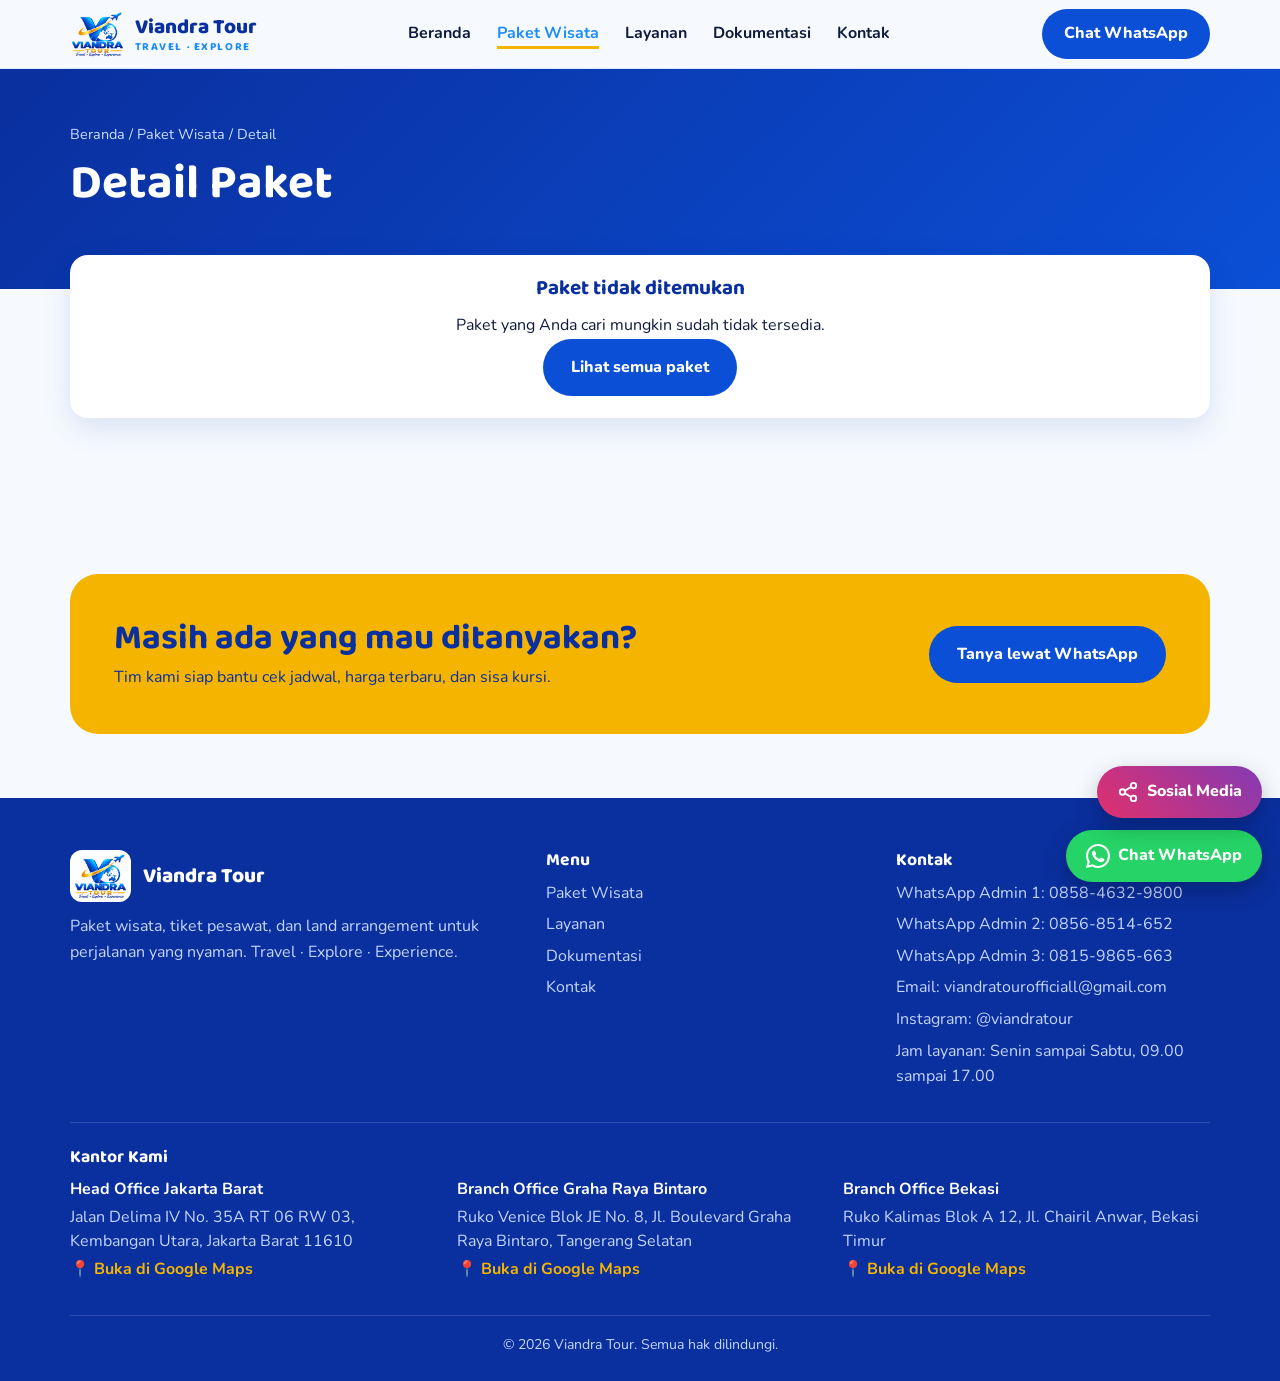
<file: detail.html>
<!DOCTYPE html>
<html lang="id">
<head>
<meta charset="utf-8">
<meta name="viewport" content="width=device-width, initial-scale=1">
<title>Detail Paket | Viandra Tour</title>
<meta name="description" content="Detail paket tour Viandra Tour: itinerary, jadwal keberangkatan, fasilitas, dan syarat ketentuan.">
<meta property="og:image" content="logo.png">
<link rel="icon" href="logo.png">
<link rel="preconnect" href="https://fonts.googleapis.com">
<link rel="preconnect" href="https://fonts.gstatic.com" crossorigin>
<link href="https://fonts.googleapis.com/css2?family=Baloo+2:wght@600;700;800&family=Nunito:wght@400;600;700&display=swap" rel="stylesheet">
<link rel="stylesheet" href="style.css">
<style>
  .d-grid{display:grid;grid-template-columns:1fr 340px;gap:28px;align-items:start;margin-top:-34px;position:relative;z-index:2}
  .d-box{background:#fff;border-radius:var(--radius);box-shadow:var(--shadow);padding:22px 24px;margin-bottom:20px}
  .d-box h2{font-family:'Baloo 2',sans-serif;color:var(--green-900);font-size:1.3rem;margin:0 0 12px}
  .d-price small{display:block;color:var(--muted)}
  .d-price strong{font-family:'Baloo 2',sans-serif;font-size:2rem;color:var(--green-700)}
  .d-meta{display:flex;flex-wrap:wrap;gap:8px;margin:10px 0 16px}
  .d-meta span{background:var(--yellow-soft);color:var(--green-900);font-weight:700;border-radius:999px;padding:4px 14px;font-size:.9rem}
  .d-two{display:grid;grid-template-columns:1fr 1fr;gap:24px}
  .d-two h3{margin:0 0 8px;color:var(--green-900)}
  ul.ok,ul.no,ul.plain{list-style:none;padding:0;margin:0}
  ul.ok li,ul.no li,ul.plain li{margin:7px 0;padding-left:26px;position:relative}
  ul.ok li::before{content:"✓";position:absolute;left:0;color:var(--green-700);font-weight:800}
  ul.no li::before{content:"✕";position:absolute;left:0;color:#c0392b;font-weight:800}
  ul.plain li::before{content:"•";position:absolute;left:6px;color:var(--green-700);font-weight:800}
  details{border:2px solid #d9e6fb;border-radius:12px;padding:10px 14px;margin-bottom:8px}
  summary{cursor:pointer;font-weight:700;color:var(--green-900)}
  details p{margin:8px 0 0;color:var(--muted)}
  ol.terms{margin:0;padding-left:20px}ol.terms li{margin:7px 0}
  .d-side .btn{display:block;text-align:center;margin-top:10px}
  .d-dates{display:flex;flex-wrap:wrap;gap:8px}
  .d-date{border:2px solid #cddcf7;border-radius:999px;padding:6px 14px;font-weight:700;color:var(--green-700);text-decoration:none;background:#fff}
  .d-date:hover{background:var(--green-700);color:#fff;border-color:var(--green-700)}
  .d-date.peak{border-color:#f0b5b5;color:#c0392b}
  .d-date.peak:hover{background:#c0392b;color:#fff;border-color:#c0392b}
  .peak-label{color:#c0392b;font-weight:700}
  .sch h2{margin-bottom:6px}
  .sch-sub{color:var(--muted);margin:0 0 14px;padding-bottom:14px;border-bottom:1px solid #e3ebfa}
  .sch-note{margin:0 0 8px;color:var(--muted)}
  .sch details{border:0;border-top:1px solid #e3ebfa;border-radius:0;padding:0;margin:0}
  .sch summary{list-style:none;display:flex;justify-content:space-between;align-items:center;padding:14px 0;font-weight:800;text-transform:uppercase;color:var(--green-900)}
  .sch summary::-webkit-details-marker{display:none}
  .sch summary::after{content:"";width:8px;height:8px;margin:0 4px 4px 0;border-right:2px solid #8a96a8;border-bottom:2px solid #8a96a8;transform:rotate(45deg);transition:transform .2s}
  .sch details[open] summary::after{transform:rotate(-135deg);margin-bottom:-2px}
  .sch .d-dates{padding:0 0 14px}
  .sch .d-date{padding:6px 12px;font-size:.95rem}
  a.d-cta{display:block;margin-top:14px;padding:14px 18px;border-radius:12px;background:var(--green-900);color:#fff;text-align:center;font-weight:800;text-decoration:none}
  a.d-cta:hover{filter:brightness(1.15)}
  .d-hint{color:var(--muted);font-size:.9rem;margin:12px 0 0}
  @media (max-width:900px){.d-grid{grid-template-columns:1fr;margin-top:-24px}.d-side{position:static;order:-1}.d-two{grid-template-columns:1fr}}
</style>
</head>
<body data-page="paket">
<div id="site-header"></div>
<main>
  <section class="page-hero" style="padding-bottom:70px"><div class="wrap">
    <div class="crumbs"><a href="index.html">Beranda</a> / <a href="paket.html">Paket Wisata</a> / <span id="crumb">Detail</span></div>
    <h1 id="title">Detail Paket</h1><p id="subtitle"></p>
  </div></section>
  <section style="padding-top:0"><div class="wrap" id="detail"></div></section>
  <section class="cta"><div class="wrap"><div class="cta-box">
    <div><h2>Masih ada yang mau ditanyakan?</h2><p>Tim kami siap bantu cek jadwal, harga terbaru, dan sisa kursi.</p></div>
    <a class="btn btn-wa" data-wa="Halo Viandra Tour, saya ingin bertanya tentang paket wisata." href="#">Tanya lewat WhatsApp</a>
  </div></div></section>
</main>
<div id="site-footer"></div>
<script src="site.js"></script>
<script>
  document.addEventListener("DOMContentLoaded", () => {
    const root = document.getElementById("detail");
    const p = findPackage(new URLSearchParams(location.search).get("p"));
    if (!p) { root.innerHTML = `<div class="d-box" style="margin-top:-34px;position:relative;z-index:2;text-align:center"><h2>Paket tidak ditemukan</h2><p>Paket yang Anda cari mungkin sudah tidak tersedia.</p><a class="btn btn-wa" href="paket.html">Lihat semua paket</a></div>`; return; }
    document.title = `${p.name} | ${SITE.name}`;
    document.getElementById("crumb").textContent = p.name;
    document.getElementById("title").textContent = p.name;
    document.getElementById("subtitle").textContent = `${p.days} hari ${p.nights} malam · ${p.dest}`;
    const li = arr => arr.map(x => `<li>${x}</li>`).join("");
    const msg = `Halo Viandra Tour, saya ingin tanya jadwal dan harga terbaru paket ${p.name} (${p.days} hari ${p.nights} malam).`;
    const MON = ["JAN","FEB","MAR","APR","MEI","JUN","JUL","AGU","SEP","OKT","NOV","DES"];
    const pad = n => String(n).padStart(2, "0");
    const fullDate = d => d.toLocaleDateString("id-ID", { weekday: "long", day: "numeric", month: "long", year: "numeric" });
    const rangeTxt = d => { const e = new Date(d); e.setDate(e.getDate() + p.days - 1); return e.getMonth() === d.getMonth() ? `${pad(d.getDate())} - ${pad(e.getDate())}` : `${pad(d.getDate())} - ${pad(e.getDate())} ${MON[e.getMonth()]}`; };
    const deps = departureDates(p), byMonth = {};
    deps.forEach(x => { const k = x.date.toLocaleDateString("id-ID", { month: "long", year: "numeric" }); (byMonth[k] = byMonth[k] || []).push(x); });
    const hasPeak = deps.some(x => x.peak), routeTxt = p.dest.split(" ").join(", ");
    let schedHtml = "";
    if (deps.length) {
      const kotaMsg = `Halo Viandra Tour, saya ingin berangkat dari kota lain untuk paket ${p.name}. Bisa dibantu?`;
      schedHtml = `<div class="d-box sch"><h2>Jadwal Keberangkatan</h2><p class="sch-sub">${p.name} — ${routeTxt}</p>
        ${hasPeak ? `<p class="sch-note">Tanggal berwarna <span class="peak-label">merah</span> adalah periode High Season.</p>` : ""}
        ${Object.entries(byMonth).map(([m, arr]) => `<details><summary>${m}</summary><div class="d-dates">${arr.map(x => { const full = fullDate(x.date); const m2 = `Halo Viandra Tour, saya ingin daftar paket ${p.name} untuk keberangkatan ${full}${x.peak ? " (high season)" : ""}. Apakah masih tersedia?`; return `<a class="d-date${x.peak ? " peak" : ""}" href="${wa(m2)}" target="_blank" rel="noopener" title="Tanya ketersediaan ${full}">${rangeTxt(x.date)}</a>`; }).join("")}</div></details>`).join("")}
        <p class="d-hint">Klik tanggal untuk tanya ketersediaan kursi lewat WhatsApp. Jadwal dan harga dapat berubah.</p>
        <a class="d-cta" href="${wa(kotaMsg)}" target="_blank" rel="noopener">✈️ Bisa berangkat dari kota lainnya</a></div>`;
    } else if (p.daily) {
      const today = isoOf(new Date()), minD = today > p.daily[0] ? today : p.daily[0];
      const mo = s => parseISO(s).toLocaleDateString("id-ID", { month: "long", year: "numeric" });
      schedHtml = `<div class="d-box sch"><h2>Pilih Tanggal Keberangkatan</h2><p class="sch-sub">${p.name} — ${routeTxt}</p>
        <div style="display:flex;flex-wrap:wrap;gap:10px;align-items:center">
          <input type="date" id="dpick" min="${minD}" max="${p.daily[1]}" aria-label="Tanggal keberangkatan" style="padding:10px 14px;border:2px solid #cddcf7;border-radius:12px;font:inherit">
          <button type="button" class="btn btn-wa" id="dgo">Tanya tanggal ini</button></div>
        <p class="d-hint">Berangkat setiap hari, bebas pilih tanggal dalam periode ${mo(p.daily[0])} sampai ${mo(p.daily[1])}. Harga bisa berbeda di periode high season, konfirmasi lewat WhatsApp.</p></div>`;
    }
    const priceHtml = p.price ? `<small>Mulai dari</small><strong>${rupiah(p.price)}</strong> <span>/orang</span>` : `<small>Harga</small><strong>Hubungi kami</strong>`;
    root.innerHTML = `<div class="d-grid"><div class="d-main">
      ${p.image ? `<img class="d-img" src="${p.image}" alt="Brosur ${p.name}" style="width:100%;border-radius:var(--radius);box-shadow:var(--shadow);margin-bottom:20px" onerror="this.style.display='none'">` : ""}
      ${p.schedule ? `<div class="d-box"><h2>Jadwal Keberangkatan</h2><ul class="plain">${li(p.schedule)}</ul></div>` : ""}
      ${p.itinerary ? `<div class="d-box"><h2>Itinerary</h2>${p.itinerary.map(d => `<details open><summary>${d[0]}</summary><p>${d[1]}</p>${d[2] ? `<p><strong><em>${d[2]}</em></strong></p>` : ""}</details>`).join("")}</div>` : ""}
      <div class="d-box"><h2>Fasilitas Paket</h2><div class="d-two"><div><h3>Termasuk</h3><ul class="ok">${li(p.included || [])}</ul></div><div><h3>Tidak termasuk</h3><ul class="no">${li(p.excluded || [])}</ul></div></div>
        ${p.bonus ? `<h3 style="margin-top:18px;color:var(--green-900)">Bonus</h3><ul class="ok">${li(p.bonus)}</ul>` : ""}</div>
      ${p.costs ? `<div class="d-box"><h2>Biaya Tambahan dan Pembayaran</h2><ul class="plain">${li(p.costs)}</ul></div>` : ""}
      <div class="d-box"><h2>Syarat dan Ketentuan</h2><ol class="terms">${li(p.terms || [])}</ol></div>
    </div>
    <aside class="d-side"><div class="d-box"><div class="d-price">${priceHtml}</div>
      <div class="d-meta"><span>${p.days} hari ${p.nights} malam</span><span>${p.type === "Thailand" ? "1 Negara" : p.type}</span></div>
      <p style="color:var(--muted);margin:0">Harga dan jadwal bisa berubah mengikuti musim. Konfirmasi dulu lewat WhatsApp ya.</p>
      <a class="btn btn-wa" href="${wa(msg)}" target="_blank" rel="noopener">Pesan lewat WhatsApp</a>
      <a class="btn btn-outline" href="paket.html">Lihat paket lain</a></div>${schedHtml}</aside></div>`;
    const go = document.getElementById("dgo");
    if (go) go.addEventListener("click", () => { const v = document.getElementById("dpick").value; if (!v) { alert("Pilih tanggal dulu ya."); return; } window.open(wa(`Halo Viandra Tour, saya ingin daftar paket ${p.name} untuk keberangkatan ${fullDate(parseISO(v))}. Apakah masih tersedia?`), "_blank", "noopener"); });
  });
</script>
</body>
</html>
</file>
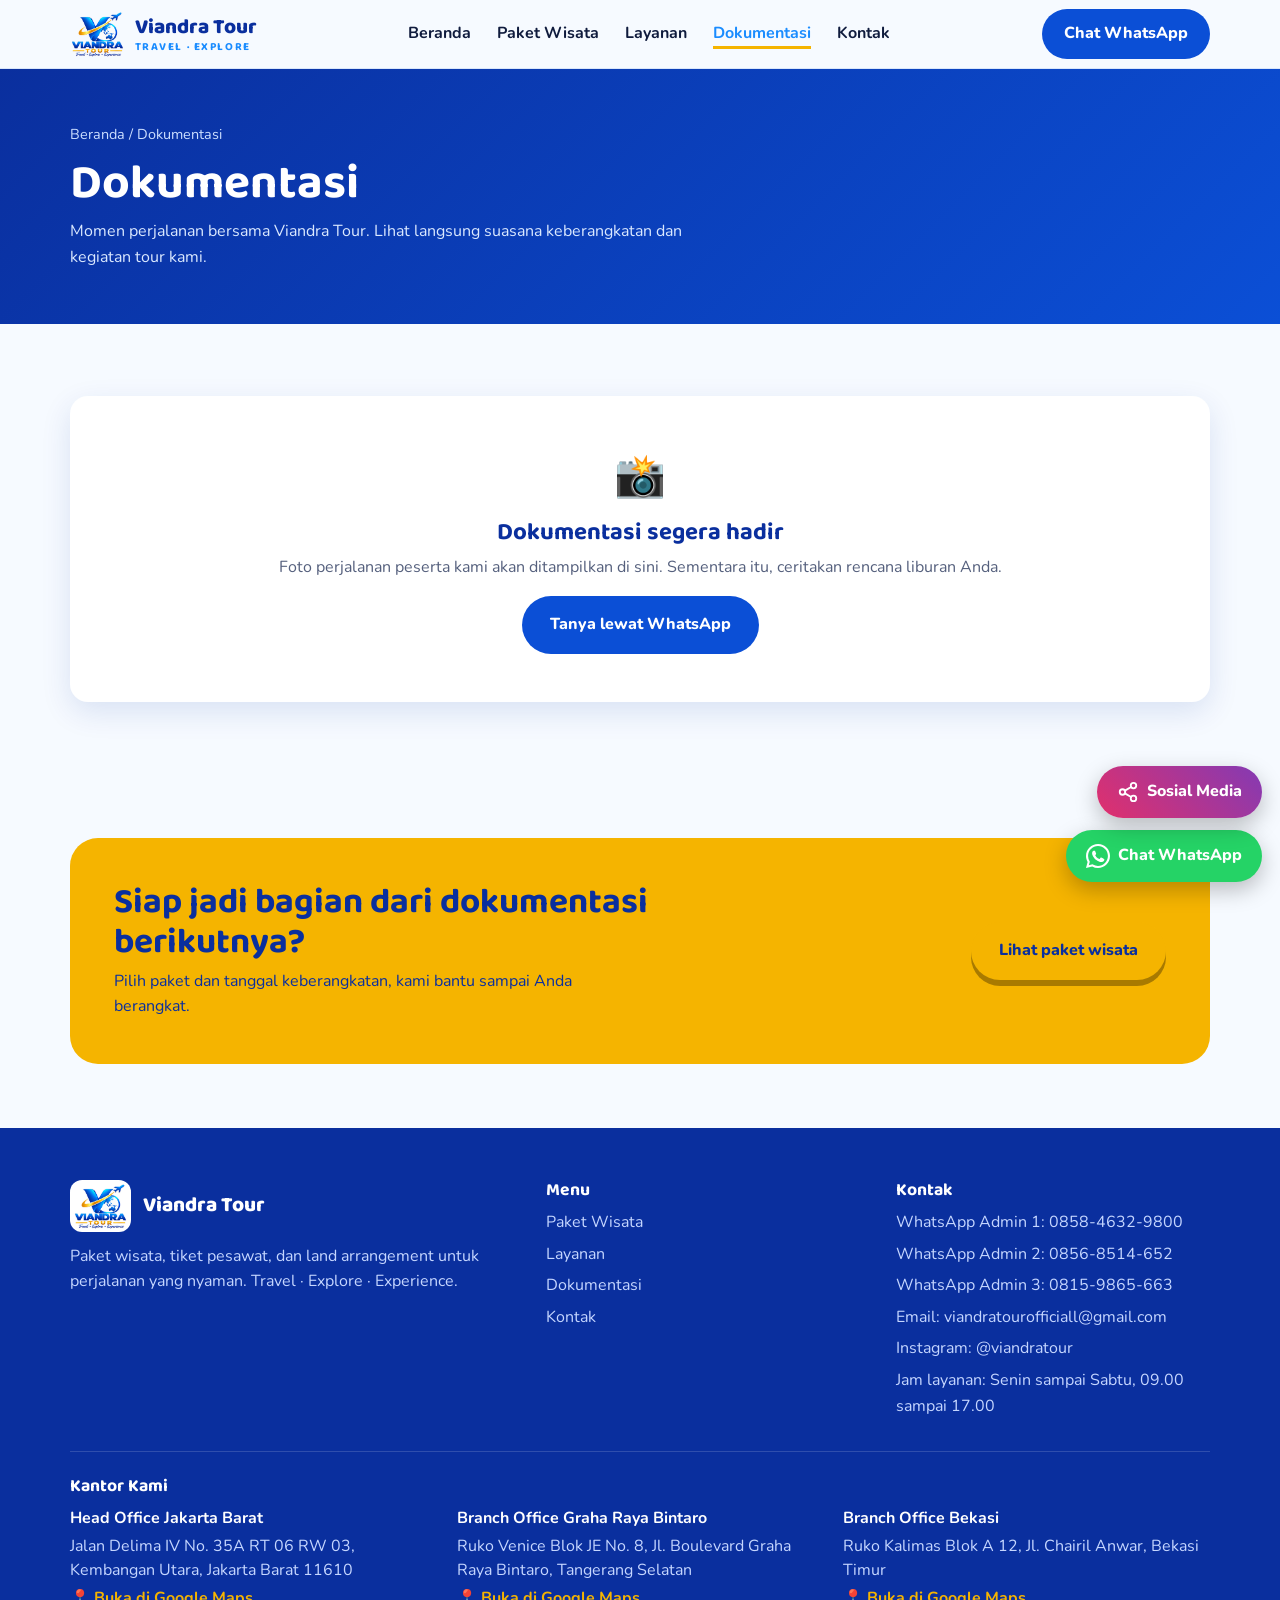
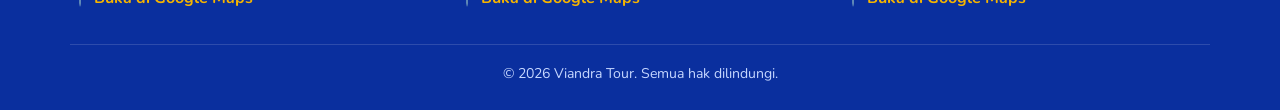
<file: dokumentasi.html>
<!DOCTYPE html>
<html lang="id">
<head>
<meta charset="utf-8">
<meta name="viewport" content="width=device-width, initial-scale=1">
<title>Dokumentasi | Viandra Tour</title>
<meta name="description" content="Dokumentasi perjalanan bersama Viandra Tour.">
<meta property="og:image" content="logo.png">
<link rel="icon" href="logo.png">
<link rel="preconnect" href="https://fonts.googleapis.com">
<link rel="preconnect" href="https://fonts.gstatic.com" crossorigin>
<link href="https://fonts.googleapis.com/css2?family=Baloo+2:wght@600;700;800&family=Nunito:wght@400;600;700&display=swap" rel="stylesheet">
<link rel="stylesheet" href="style.css">
<style>
  .chips{display:flex;flex-wrap:wrap;gap:8px;margin-bottom:22px}
  .chip{border:2px solid #cddcf7;background:#fff;color:var(--green-700);font:inherit;font-weight:700;border-radius:999px;padding:6px 18px;cursor:pointer}
  .chip:hover{border-color:var(--green-500)}
  .chip.on{background:var(--green-700);border-color:var(--green-700);color:#fff}
  .gal{display:grid;grid-template-columns:repeat(auto-fill,minmax(240px,1fr));gap:16px}
  .shot{position:relative;display:block;padding:0;border:0;border-radius:var(--radius);overflow:hidden;cursor:zoom-in;background:#e3eeff;box-shadow:var(--shadow);aspect-ratio:4/3}
  .shot img{width:100%;height:100%;object-fit:cover;display:block;transition:transform .35s}
  .shot:hover img{transform:scale(1.06)}
  .shot span{position:absolute;left:0;right:0;bottom:0;padding:26px 14px 10px;color:#fff;font-weight:700;font-size:.92rem;text-align:left;background:linear-gradient(180deg,rgba(0,0,0,0),rgba(0,0,0,.6))}
  .empty{display:none;text-align:center;padding:48px 20px;background:#fff;border-radius:var(--radius);box-shadow:var(--shadow)}
  .empty .ico{font-size:2.6rem}
  .empty h2{font-family:'Baloo 2',sans-serif;color:var(--green-900);margin:8px 0}
  .empty p{color:var(--muted);margin:0 0 16px}
  .lb{position:fixed;inset:0;z-index:200;background:rgba(0,0,0,.88);display:none;align-items:center;justify-content:center;padding:20px}
  .lb.open{display:flex}
  .lb figure{margin:0;max-width:min(1100px,100%);text-align:center}
  .lb img{max-width:100%;max-height:78vh;border-radius:12px;display:block;margin:0 auto}
  .lb figcaption{color:#fff;margin-top:12px;font-weight:700}
  .lb button{position:absolute;border:0;background:rgba(255,255,255,.16);color:#fff;font-size:1.6rem;width:46px;height:46px;border-radius:50%;cursor:pointer}
  .lb button:hover{background:rgba(255,255,255,.3)}
  .lb .x{top:16px;right:16px}.lb .pv{left:14px;top:50%}.lb .nx{right:14px;top:50%}
</style>
</head>
<body data-page="dokumentasi">
<div id="site-header"></div>
<main>
  <section class="page-hero"><div class="wrap"><div class="crumbs"><a href="index.html">Beranda</a> / Dokumentasi</div><h1>Dokumentasi</h1><p>Momen perjalanan bersama Viandra Tour. Lihat langsung suasana keberangkatan dan kegiatan tour kami.</p></div></section>
  <section><div class="wrap">
    <div class="chips" id="chips" role="group" aria-label="Saring dokumentasi"></div>
    <div class="gal" id="gal"></div>
    <div class="empty" id="empty"><div class="ico" aria-hidden="true">📸</div><h2>Dokumentasi segera hadir</h2><p>Foto perjalanan peserta kami akan ditampilkan di sini. Sementara itu, ceritakan rencana liburan Anda.</p>
      <a class="btn btn-wa" data-wa="Halo Viandra Tour, saya ingin melihat dokumentasi perjalanan sebelumnya." href="#">Tanya lewat WhatsApp</a></div>
  </div></section>
  <section class="cta"><div class="wrap"><div class="cta-box"><div><h2>Siap jadi bagian dari dokumentasi berikutnya?</h2><p>Pilih paket dan tanggal keberangkatan, kami bantu sampai Anda berangkat.</p></div><a class="btn btn-primary" href="paket.html">Lihat paket wisata</a></div></div></section>
</main>
<div id="site-footer"></div>
<div class="lb" id="lb" role="dialog" aria-modal="true" aria-label="Foto dokumentasi">
  <button class="x" id="lbX" aria-label="Tutup">&times;</button><button class="pv" id="lbP" aria-label="Foto sebelumnya">&#8249;</button>
  <figure><img id="lbImg" alt=""><figcaption id="lbCap"></figcaption></figure><button class="nx" id="lbN" aria-label="Foto berikutnya">&#8250;</button>
</div>
<script src="site.js"></script>
<script>
/* Tambah foto: unggah file ke folder yang sama, lalu tambah satu baris di DOCS.
   Contoh: { src:"dok-klcc-1.jpg", cap:"Rombongan di KLCC", cat:"Malaysia" }
   Selama daftar kosong, halaman menampilkan "Dokumentasi segera hadir". */
const DOCS = ADMIN_DOCS.slice();   // foto dari Panel Admin
document.addEventListener("DOMContentLoaded", () => {
  const gal = document.getElementById("gal"), chips = document.getElementById("chips"), empty = document.getElementById("empty");
  const lb = document.getElementById("lb"), lbImg = document.getElementById("lbImg"), lbCap = document.getElementById("lbCap");
  let shown = [], idx = 0, cat = "Semua";
  if (!DOCS.length) { empty.style.display = "block"; chips.style.display = "none"; return; }
  const cats = ["Semua", ...new Set(DOCS.map(d => d.cat).filter(Boolean))];
  chips.innerHTML = cats.map(c => `<button type="button" class="chip${c === cat ? " on" : ""}" data-c="${c}">${c}</button>`).join("");
  function render(){
    shown = DOCS.filter(d => cat === "Semua" || d.cat === cat);
    gal.innerHTML = shown.map((d, i) => `<button type="button" class="shot" data-i="${i}" aria-label="Perbesar foto: ${d.cap || ""}"><img src="${d.src}" alt="${d.cap || "Dokumentasi Viandra Tour"}" loading="lazy" onerror="this.closest('.shot').style.display='none'">${d.cap ? `<span>${d.cap}</span>` : ""}</button>`).join("");
    chips.querySelectorAll(".chip").forEach(b => b.classList.toggle("on", b.dataset.c === cat));
  }
  function open(i){ idx = (i + shown.length) % shown.length; lbImg.src = shown[idx].src; lbImg.alt = shown[idx].cap || ""; lbCap.textContent = shown[idx].cap || ""; lb.classList.add("open"); }
  const close = () => lb.classList.remove("open");
  chips.addEventListener("click", e => { const b = e.target.closest(".chip"); if (b) { cat = b.dataset.c; render(); } });
  gal.addEventListener("click", e => { const b = e.target.closest(".shot"); if (b) open(+b.dataset.i); });
  document.getElementById("lbX").onclick = close; document.getElementById("lbP").onclick = () => open(idx - 1); document.getElementById("lbN").onclick = () => open(idx + 1);
  lb.addEventListener("click", e => { if (e.target === lb) close(); });
  document.addEventListener("keydown", e => { if (!lb.classList.contains("open")) return; if (e.key === "Escape") close(); if (e.key === "ArrowLeft") open(idx - 1); if (e.key === "ArrowRight") open(idx + 1); });
  render();
});
</script>
</body>
</html>
</file>
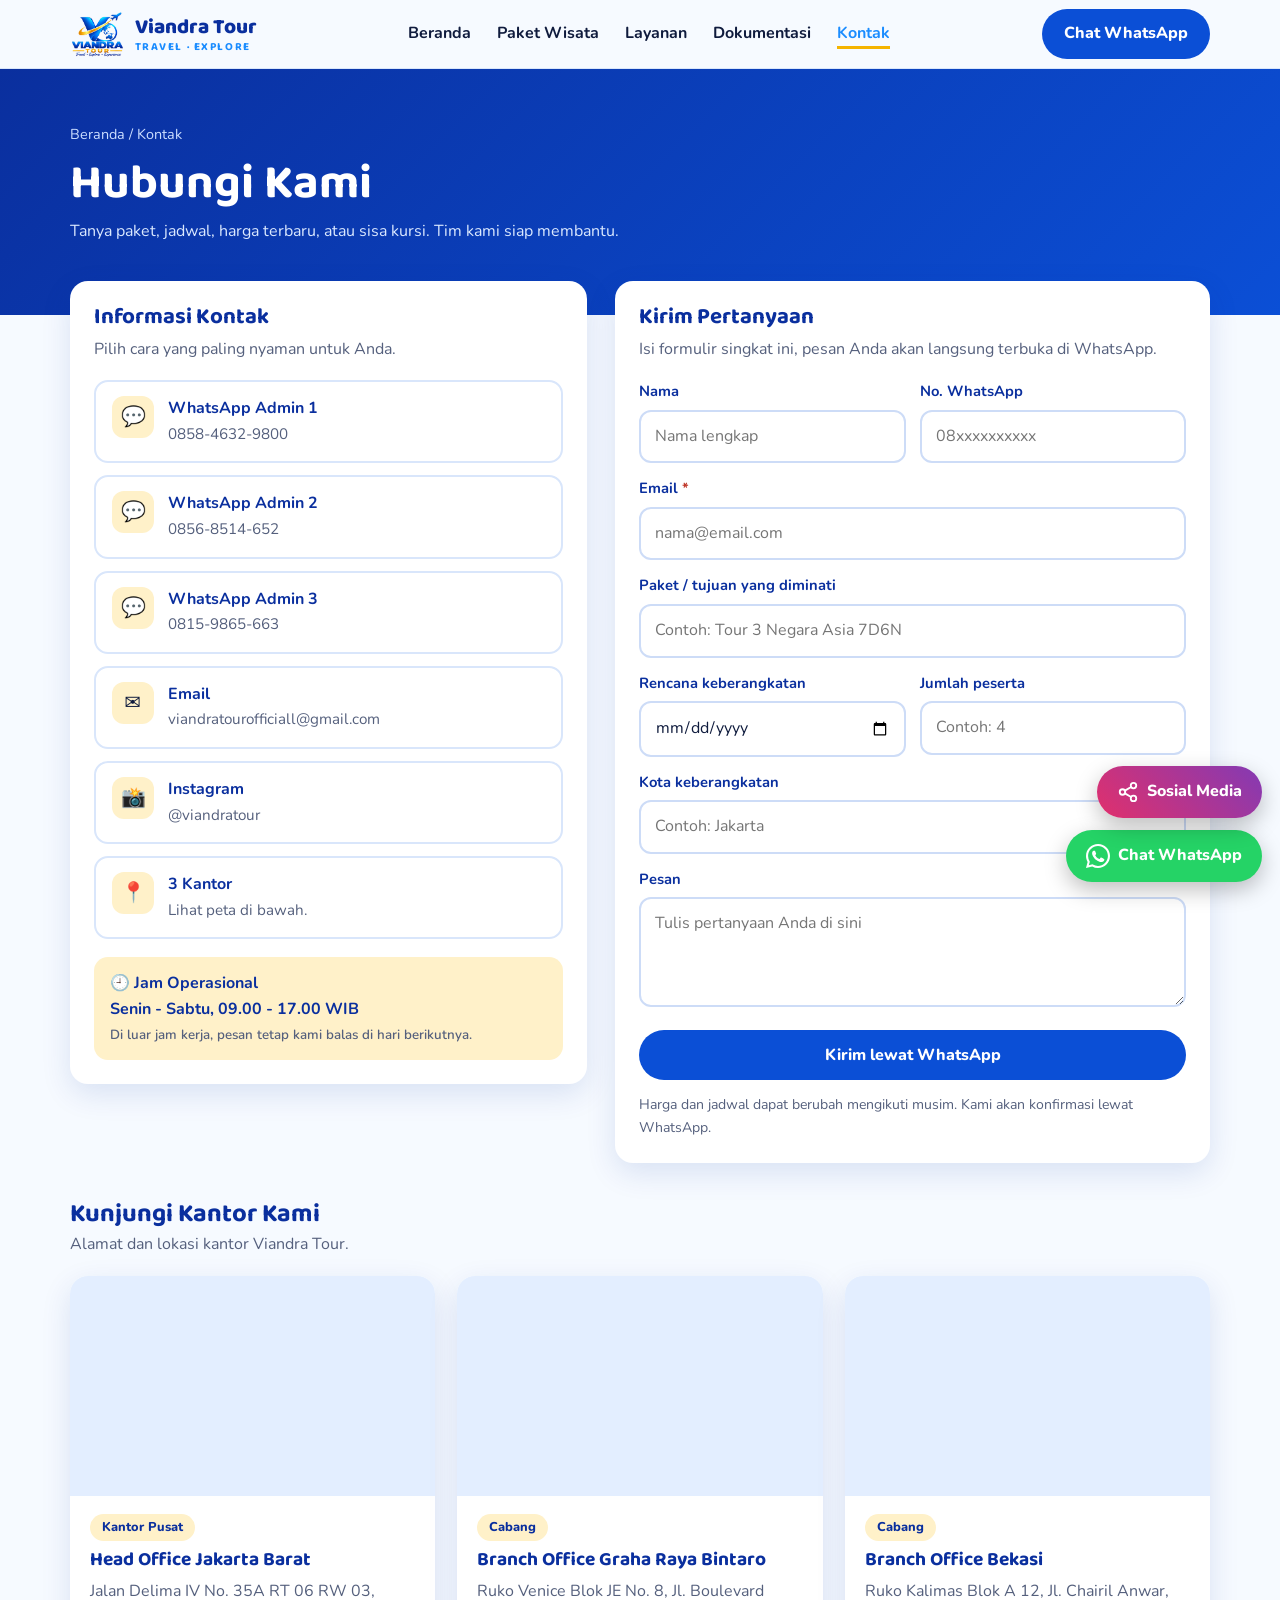
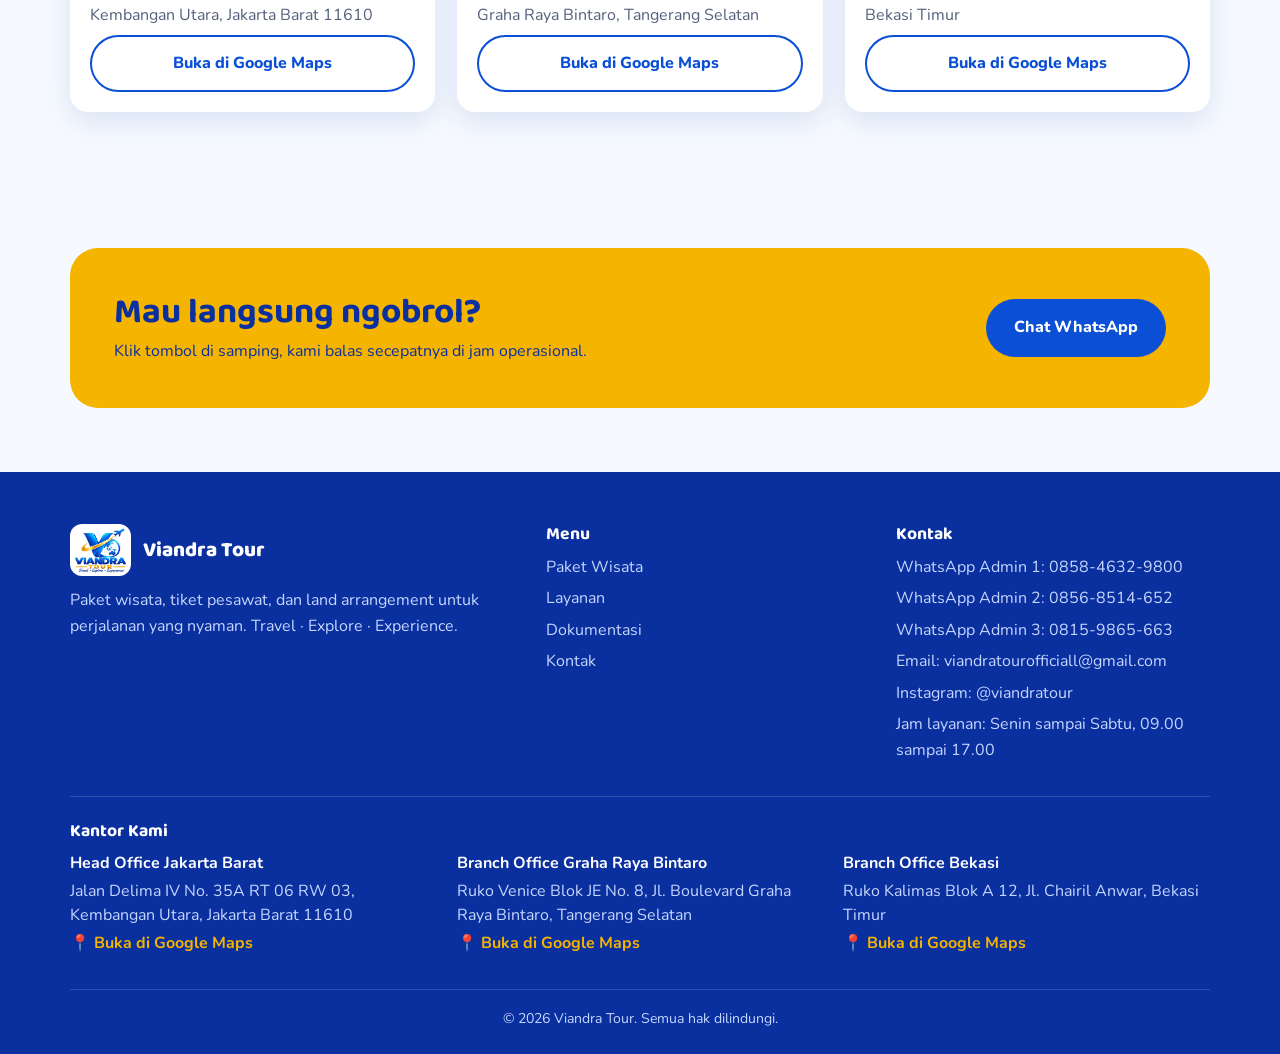
<file: kontak.html>
<!DOCTYPE html>
<html lang="id">
<head>
<meta charset="utf-8">
<meta name="viewport" content="width=device-width, initial-scale=1">
<title>Kontak | Viandra Tour</title>
<meta name="description" content="Hubungi Viandra Tour untuk tanya paket wisata, jadwal keberangkatan, harga terbaru, dan sisa kursi.">
<meta property="og:image" content="logo.png">
<link rel="icon" href="logo.png">
<link rel="preconnect" href="https://fonts.googleapis.com">
<link rel="preconnect" href="https://fonts.gstatic.com" crossorigin>
<link href="https://fonts.googleapis.com/css2?family=Baloo+2:wght@600;700;800&family=Nunito:wght@400;600;700&display=swap" rel="stylesheet">
<link rel="stylesheet" href="style.css">
<style>
  .k-grid{display:grid;grid-template-columns:1fr 1.15fr;gap:28px;align-items:start;margin-top:-34px;position:relative;z-index:2}
  .k-box{background:#fff;border-radius:var(--radius);box-shadow:var(--shadow);padding:24px}
  .k-box h2{font-family:'Baloo 2',sans-serif;color:var(--green-900);font-size:1.4rem;margin:0 0 6px}
  .k-sub{color:var(--muted);margin:0 0 18px}
  .k-list{display:grid;gap:12px}
  .k-item{display:flex;gap:14px;align-items:flex-start;padding:14px 16px;border:2px solid #d9e6fb;border-radius:14px;text-decoration:none;color:inherit;transition:border-color .2s,background .2s}
  a.k-item:hover{border-color:var(--green-700);background:#f1f6ff}
  .k-ico{flex:0 0 42px;height:42px;border-radius:12px;background:var(--yellow-soft);display:grid;place-items:center;font-size:1.25rem}
  .k-item strong{display:block;color:var(--green-900)}
  .k-item span{color:var(--muted);font-size:.95rem;line-height:1.45}
  .k-hours{margin:18px 0 0;padding:14px 16px;border-radius:14px;background:var(--yellow-soft);color:var(--green-900);font-weight:700}
  .k-hours small{display:block;font-weight:600;color:var(--muted);margin-top:2px}
  .k-form{display:grid;gap:14px}
  .k-row{display:grid;grid-template-columns:1fr 1fr;gap:14px}
  .k-form label{display:block;font-weight:700;color:var(--green-900);font-size:.92rem;margin-bottom:6px}
  .k-form input,.k-form textarea{width:100%;box-sizing:border-box;padding:12px 14px;border:2px solid #cddcf7;border-radius:12px;font:inherit;background:#fff;color:inherit}
  .k-form input:focus,.k-form textarea:focus{outline:none;border-color:var(--green-700)}
  .k-form textarea{min-height:110px;resize:vertical}
  .k-form .btn{width:100%;text-align:center;cursor:pointer;border:0;justify-content:center}
  .k-note{color:var(--muted);font-size:.88rem;margin:0}
  .k-offices{margin-top:36px}
  .k-offices>h2{font-family:'Baloo 2',sans-serif;color:var(--green-900);font-size:1.6rem;margin:0 0 4px}
  .k-offices>p{color:var(--muted);margin:0 0 18px}
  .k-ogrid{display:grid;grid-template-columns:repeat(3,1fr);gap:22px}
  .k-office{background:#fff;border-radius:var(--radius);box-shadow:var(--shadow);overflow:hidden;display:flex;flex-direction:column}
  .k-office iframe{width:100%;height:220px;border:0;display:block;background:#e3eeff}
  .k-obody{padding:18px 20px 20px;display:flex;flex-direction:column;gap:8px;flex:1}
  .k-tag{align-self:flex-start;background:var(--yellow-soft);color:var(--green-900);font-weight:800;font-size:.8rem;border-radius:999px;padding:3px 12px}
  .k-office h3{margin:0;font-family:'Baloo 2',sans-serif;color:var(--green-900);font-size:1.2rem}
  .k-office address{font-style:normal;color:var(--muted);line-height:1.5}
  .k-obody .btn{margin-top:auto;justify-content:center}
  @media (max-width:980px){.k-ogrid{grid-template-columns:1fr 1fr}}
  @media (max-width:900px){.k-grid{grid-template-columns:1fr;margin-top:-24px}.k-row{grid-template-columns:1fr}}
  @media (max-width:640px){.k-ogrid{grid-template-columns:1fr}}
</style>
</head>
<body data-page="kontak">
<div id="site-header"></div>
<main>
  <section class="page-hero" style="padding-bottom:70px"><div class="wrap"><div class="crumbs"><a href="index.html">Beranda</a> / <span>Kontak</span></div><h1>Hubungi Kami</h1><p>Tanya paket, jadwal, harga terbaru, atau sisa kursi. Tim kami siap membantu.</p></div></section>
  <section style="padding-top:0"><div class="wrap">
    <div class="k-grid">
      <div class="k-box"><h2>Informasi Kontak</h2><p class="k-sub">Pilih cara yang paling nyaman untuk Anda.</p><div class="k-list" id="kList"></div><div class="k-hours" id="kHours"></div></div>
      <div class="k-box"><h2>Kirim Pertanyaan</h2><p class="k-sub">Isi formulir singkat ini, pesan Anda akan langsung terbuka di WhatsApp.</p>
        <form class="k-form" id="kForm" novalidate>
          <div class="k-row"><div><label for="fNama">Nama</label><input id="fNama" type="text" placeholder="Nama lengkap" autocomplete="name" required></div><div><label for="fHp">No. WhatsApp</label><input id="fHp" type="tel" placeholder="08xxxxxxxxxx" autocomplete="tel"></div></div>
          <div><label for="fEmail">Email <span style="color:#c0392b">*</span></label><input id="fEmail" type="email" placeholder="nama@email.com" autocomplete="email" required></div>
          <div><label for="fPaket">Paket / tujuan yang diminati</label><input id="fPaket" type="text" placeholder="Contoh: Tour 3 Negara Asia 7D6N"></div>
          <div class="k-row"><div><label for="fTgl">Rencana keberangkatan</label><input id="fTgl" type="date"></div><div><label for="fOrang">Jumlah peserta</label><input id="fOrang" type="number" min="1" placeholder="Contoh: 4"></div></div>
          <div><label for="fKota">Kota keberangkatan</label><input id="fKota" type="text" placeholder="Contoh: Jakarta"></div>
          <div><label for="fPesan">Pesan</label><textarea id="fPesan" placeholder="Tulis pertanyaan Anda di sini"></textarea></div>
          <button type="submit" class="btn btn-wa">Kirim lewat WhatsApp</button>
          <p class="k-note">Harga dan jadwal dapat berubah mengikuti musim. Kami akan konfirmasi lewat WhatsApp.</p>
        </form></div>
    </div>
    <div class="k-map" id="kMap"></div>
  </div></section>
  <section class="cta"><div class="wrap"><div class="cta-box"><div><h2>Mau langsung ngobrol?</h2><p>Klik tombol di samping, kami balas secepatnya di jam operasional.</p></div>
    <a class="btn btn-wa" data-wa="Halo Viandra Tour, saya ingin bertanya tentang paket wisata." href="#">Chat WhatsApp</a></div></div></section>
</main>
<div id="site-footer"></div>
<script src="site.js"></script>
<script>
  const KONTAK = { jam: "Senin - Sabtu, 09.00 - 17.00 WIB", jamCatatan: "Di luar jam kerja, pesan tetap kami balas di hari berikutnya." };
  document.addEventListener("DOMContentLoaded", () => {
    const esc = s => String(s).replace(/[&<>"]/g, c => ({ "&": "&amp;", "<": "&lt;", ">": "&gt;", '"': "&quot;" }[c]));
    const sapa = "Halo Viandra Tour, saya ingin bertanya tentang paket wisata.";
    // WhatsApp: tampilkan Admin 1, 2, 3 (diatur di SITE.admins pada site.js)
    const admins = SITE.admins || [];
    const items = admins.length
      ? admins.map(a => ({ ico: "💬", t: "WhatsApp " + a.name, d: a.display, href: wa(sapa, a.wa), ext: true }))
      : [{ ico: "💬", t: "WhatsApp", d: SITE.waDisplay, href: wa(sapa), ext: true }];
    if (SITE.email) items.push({ ico: "✉️", t: "Email", d: SITE.email, href: "mailto:" + SITE.email });
    if (SITE.instagram) items.push({ ico: "📸", t: "Instagram", d: "@" + SITE.instagram, href: "https://instagram.com/" + SITE.instagram, ext: true });
    const kantor = SITE.offices || [];
    if (kantor.length) items.push({ ico: "📍", t: kantor.length + " Kantor", d: "Lihat peta di bawah.", href: "#kantor" });
    document.getElementById("kList").innerHTML = items.map(i => { const inner = `<div class="k-ico">${i.ico}</div><div><strong>${esc(i.t)}</strong><span>${esc(i.d)}</span></div>`; return `<a class="k-item" href="${i.href}"${i.ext ? ' target="_blank" rel="noopener"' : ""}>${inner}</a>`; }).join("");
    document.getElementById("kHours").innerHTML = `🕘 Jam Operasional<br>${esc(KONTAK.jam)}<small>${esc(KONTAK.jamCatatan)}</small>`;
    if (kantor.length) {
      document.getElementById("kMap").innerHTML = `<div class="k-offices" id="kantor"><h2>Kunjungi Kantor Kami</h2><p>Alamat dan lokasi kantor Viandra Tour.</p><div class="k-ogrid">${kantor.map((k, n) => { const q = encodeURIComponent(k.address); return `<article class="k-office"><iframe title="Peta ${esc(k.name)}" loading="lazy" src="https://www.google.com/maps?q=${q}&output=embed"></iframe><div class="k-obody"><span class="k-tag">${n ? "Cabang" : "Kantor Pusat"}</span><h3>${esc(k.name)}</h3><address>${esc(k.address)}</address><a class="btn btn-outline" target="_blank" rel="noopener" href="https://www.google.com/maps/search/?api=1&query=${q}">Buka di Google Maps</a></div></article>`; }).join("")}</div></div>`;
    }
    try { const pk = findPackage(new URLSearchParams(location.search).get("p")); if (pk) document.getElementById("fPaket").value = `${pk.name} (${pk.days} hari ${pk.nights} malam)`; } catch (e) {}
    document.getElementById("kForm").addEventListener("submit", e => {
      e.preventDefault();
      const v = id => document.getElementById(id).value.trim();
      if (!v("fNama")) { alert("Isi nama Anda dulu ya."); document.getElementById("fNama").focus(); return; }
      if (!v("fEmail")) { alert("Email wajib diisi ya."); document.getElementById("fEmail").focus(); return; }
      if (!/^[^\s@]+@[^\s@]+\.[^\s@]+$/.test(v("fEmail"))) { alert("Format email belum benar. Contoh: nama@email.com"); document.getElementById("fEmail").focus(); return; }
      const tgl = v("fTgl") ? new Date(v("fTgl") + "T00:00:00").toLocaleDateString("id-ID", { weekday: "long", day: "numeric", month: "long", year: "numeric" }) : "";
      const lines = ["Halo Viandra Tour, saya ingin bertanya.", "", `Nama: ${v("fNama")}`, `Email: ${v("fEmail")}`, v("fHp") && `No. WhatsApp: ${v("fHp")}`, v("fPaket") && `Paket/tujuan: ${v("fPaket")}`, tgl && `Rencana berangkat: ${tgl}`, v("fOrang") && `Jumlah peserta: ${v("fOrang")}`, v("fKota") && `Kota keberangkatan: ${v("fKota")}`, v("fPesan") && `\nPesan:\n${v("fPesan")}`].filter(x => x !== "" && x !== false && x !== undefined);
      window.open(wa(lines.join("\n")), "_blank", "noopener");
    });
  });
</script>
</body>
</html>
</file>
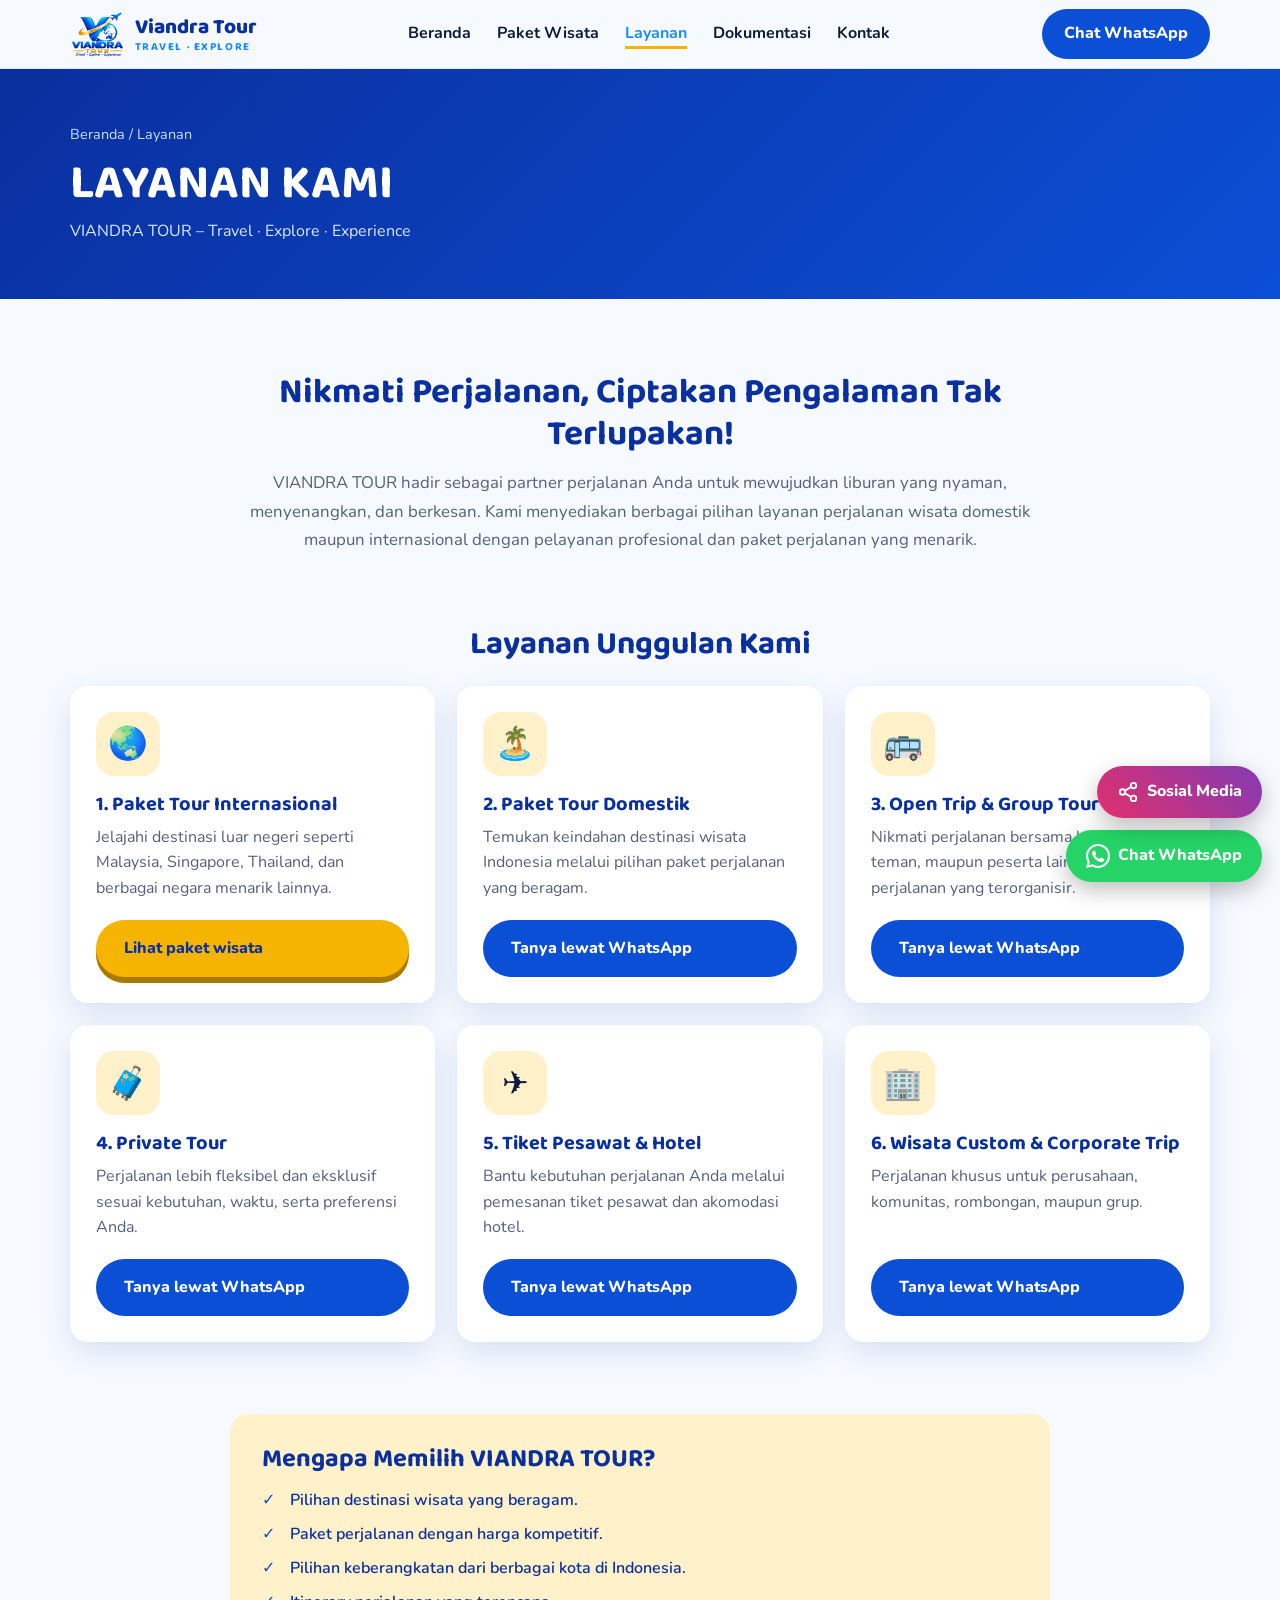
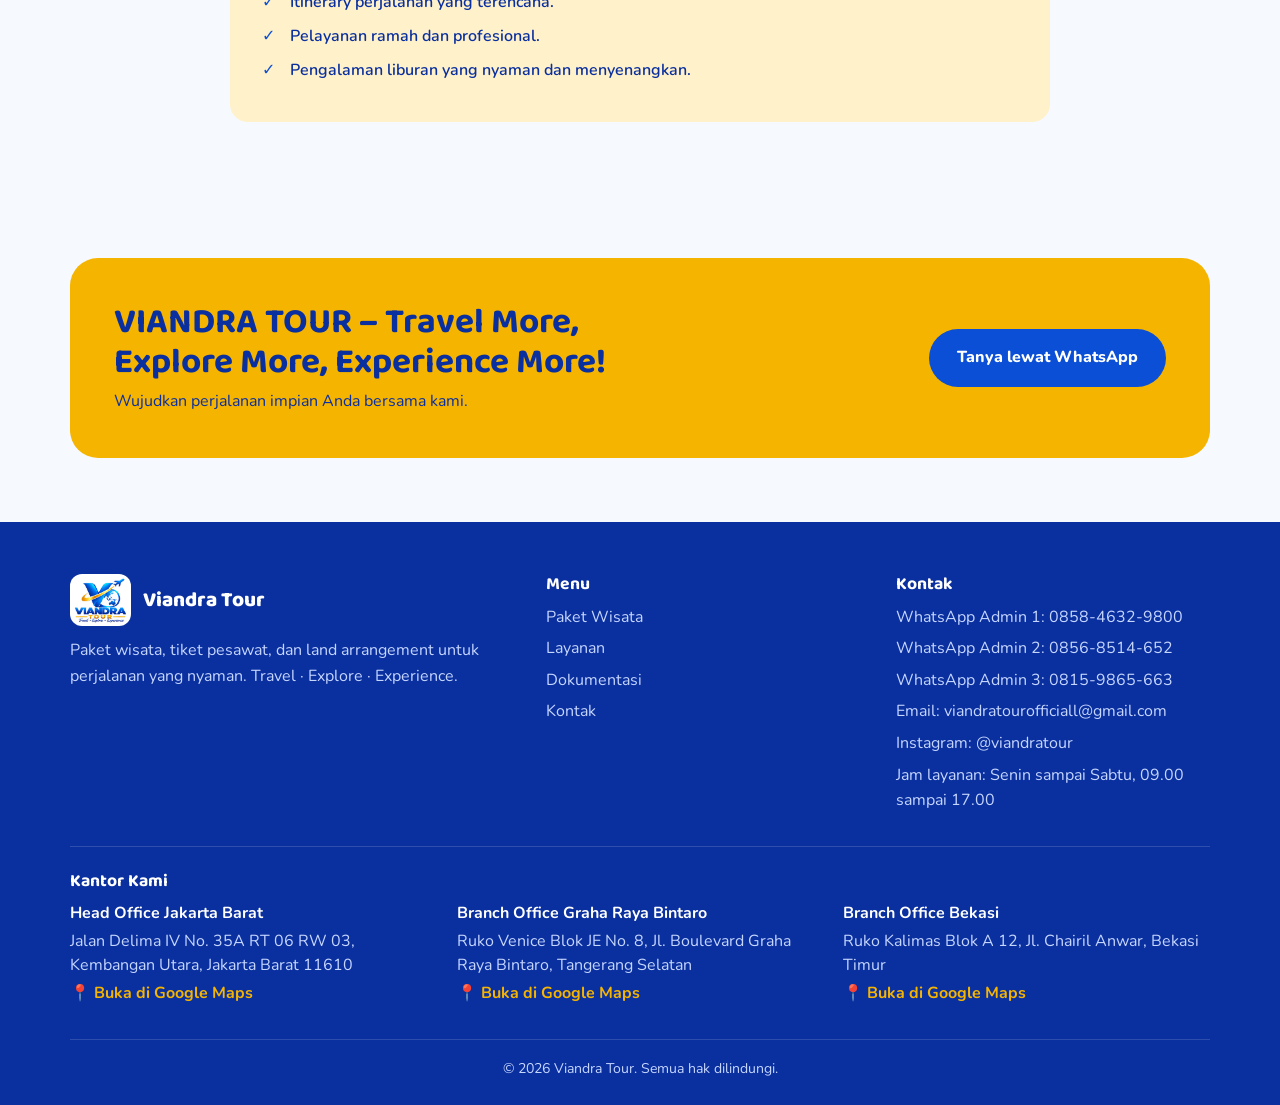
<file: layanan.html>
<!DOCTYPE html>
<html lang="id">
<head>
<meta charset="utf-8">
<meta name="viewport" content="width=device-width, initial-scale=1">
<title>Layanan | Viandra Tour</title>
<meta name="description" content="VIANDRA TOUR – Travel, Explore, Experience. Paket tour internasional dan domestik, open trip, private tour, tiket pesawat dan hotel, serta corporate trip.">
<meta property="og:image" content="logo.png">
<link rel="icon" href="logo.png">
<link rel="preconnect" href="https://fonts.googleapis.com">
<link rel="preconnect" href="https://fonts.gstatic.com" crossorigin>
<link href="https://fonts.googleapis.com/css2?family=Baloo+2:wght@600;700;800&family=Nunito:wght@400;600;700&display=swap" rel="stylesheet">
<link rel="stylesheet" href="style.css">
<style>
  .intro{max-width:820px;margin:0 auto;text-align:center}
  .intro h2{font-family:'Baloo 2',sans-serif;color:var(--green-900);font-size:clamp(1.6rem,3.2vw,2.2rem);line-height:1.2;margin:0 0 14px}
  .intro p{margin:0;line-height:1.7;color:var(--muted);font-size:1.05rem}
  .sec-title{font-family:'Baloo 2',sans-serif;color:var(--green-900);font-size:clamp(1.5rem,3vw,2rem);margin:0 0 22px;text-align:center}
  .svc-grid{display:grid;grid-template-columns:repeat(3,1fr);gap:22px}
  .svc2{display:flex;flex-direction:column;background:#fff;border-radius:var(--radius);box-shadow:var(--shadow);padding:26px}
  .svc2 .ic{width:64px;height:64px;border-radius:18px;background:var(--yellow-soft);display:flex;align-items:center;justify-content:center;font-size:2rem;margin-bottom:16px}
  .svc2 h3{font-family:'Baloo 2',sans-serif;color:var(--green-900);font-size:1.25rem;line-height:1.25;margin:0 0 8px}
  .svc2 p{margin:0 0 18px;line-height:1.6;color:var(--muted);flex:1}
  .why{background:var(--yellow-soft);border-radius:var(--radius);padding:30px 32px;max-width:820px;margin:0 auto}
  .why h2{font-family:'Baloo 2',sans-serif;color:var(--green-900);font-size:1.6rem;margin:0 0 14px}
  .why ul{list-style:none;padding:0;margin:0}
  .why li{position:relative;padding-left:28px;margin:10px 0;line-height:1.5;color:var(--green-900);font-weight:600}
  .why li::before{content:"✓";position:absolute;left:0;color:var(--green-700);font-weight:800}
  @media (max-width:960px){.svc-grid{grid-template-columns:1fr 1fr}}
  @media (max-width:640px){.svc-grid{grid-template-columns:1fr}.why{padding:24px 22px}}
</style>
</head>
<body data-page="layanan">
<div id="site-header"></div>
<main>
  <section class="page-hero"><div class="wrap"><div class="crumbs"><a href="index.html">Beranda</a> / Layanan</div><h1>LAYANAN KAMI</h1><p>VIANDRA TOUR – Travel · Explore · Experience</p></div></section>
  <section><div class="wrap"><div class="intro"><h2>Nikmati Perjalanan, Ciptakan Pengalaman Tak Terlupakan!</h2>
    <p>VIANDRA TOUR hadir sebagai partner perjalanan Anda untuk mewujudkan liburan yang nyaman, menyenangkan, dan berkesan. Kami menyediakan berbagai pilihan layanan perjalanan wisata domestik maupun internasional dengan pelayanan profesional dan paket perjalanan yang menarik.</p></div></div></section>
  <section style="padding-top:0"><div class="wrap"><h2 class="sec-title">Layanan Unggulan Kami</h2><div class="svc-grid">
    <article class="svc2"><div class="ic" aria-hidden="true">🌏</div><h3>1. Paket Tour Internasional</h3><p>Jelajahi destinasi luar negeri seperti Malaysia, Singapore, Thailand, dan berbagai negara menarik lainnya.</p><a class="btn btn-primary" href="paket.html">Lihat paket wisata</a></article>
    <article class="svc2"><div class="ic" aria-hidden="true">🏝️</div><h3>2. Paket Tour Domestik</h3><p>Temukan keindahan destinasi wisata Indonesia melalui pilihan paket perjalanan yang beragam.</p><a class="btn btn-wa" data-wa="Halo Viandra Tour, saya ingin tanya Paket Tour Domestik." href="#">Tanya lewat WhatsApp</a></article>
    <article class="svc2"><div class="ic" aria-hidden="true">🚌</div><h3>3. Open Trip &amp; Group Tour</h3><p>Nikmati perjalanan bersama keluarga, teman, maupun peserta lainnya dengan perjalanan yang terorganisir.</p><a class="btn btn-wa" data-wa="Halo Viandra Tour, saya ingin tanya Open Trip dan Group Tour." href="#">Tanya lewat WhatsApp</a></article>
    <article class="svc2"><div class="ic" aria-hidden="true">🧳</div><h3>4. Private Tour</h3><p>Perjalanan lebih fleksibel dan eksklusif sesuai kebutuhan, waktu, serta preferensi Anda.</p><a class="btn btn-wa" data-wa="Halo Viandra Tour, saya ingin tanya Private Tour." href="#">Tanya lewat WhatsApp</a></article>
    <article class="svc2"><div class="ic" aria-hidden="true">✈️</div><h3>5. Tiket Pesawat &amp; Hotel</h3><p>Bantu kebutuhan perjalanan Anda melalui pemesanan tiket pesawat dan akomodasi hotel.</p><a class="btn btn-wa" data-wa="Halo Viandra Tour, saya ingin dibantu pemesanan tiket pesawat dan hotel. Rute/kota: ... Tanggal: ... Jumlah orang: ..." href="#">Tanya lewat WhatsApp</a></article>
    <article class="svc2"><div class="ic" aria-hidden="true">🏢</div><h3>6. Wisata Custom &amp; Corporate Trip</h3><p>Perjalanan khusus untuk perusahaan, komunitas, rombongan, maupun grup.</p><a class="btn btn-wa" data-wa="Halo Viandra Tour, saya ingin tanya Wisata Custom dan Corporate Trip." href="#">Tanya lewat WhatsApp</a></article>
  </div></div></section>
  <section style="padding-top:0"><div class="wrap"><div class="why"><h2>Mengapa Memilih VIANDRA TOUR?</h2><ul>
    <li>Pilihan destinasi wisata yang beragam.</li><li>Paket perjalanan dengan harga kompetitif.</li><li>Pilihan keberangkatan dari berbagai kota di Indonesia.</li><li>Itinerary perjalanan yang terencana.</li><li>Pelayanan ramah dan profesional.</li><li>Pengalaman liburan yang nyaman dan menyenangkan.</li></ul></div></div></section>
  <section class="cta"><div class="wrap"><div class="cta-box"><div><h2>VIANDRA TOUR – Travel More, Explore More, Experience More!</h2><p>Wujudkan perjalanan impian Anda bersama kami.</p></div>
    <a class="btn btn-wa" data-wa="Halo Viandra Tour, saya ingin konsultasi perjalanan." href="#">Tanya lewat WhatsApp</a></div></div></section>
</main>
<div id="site-footer"></div>
<script src="site.js"></script>
</body>
</html>
</file>
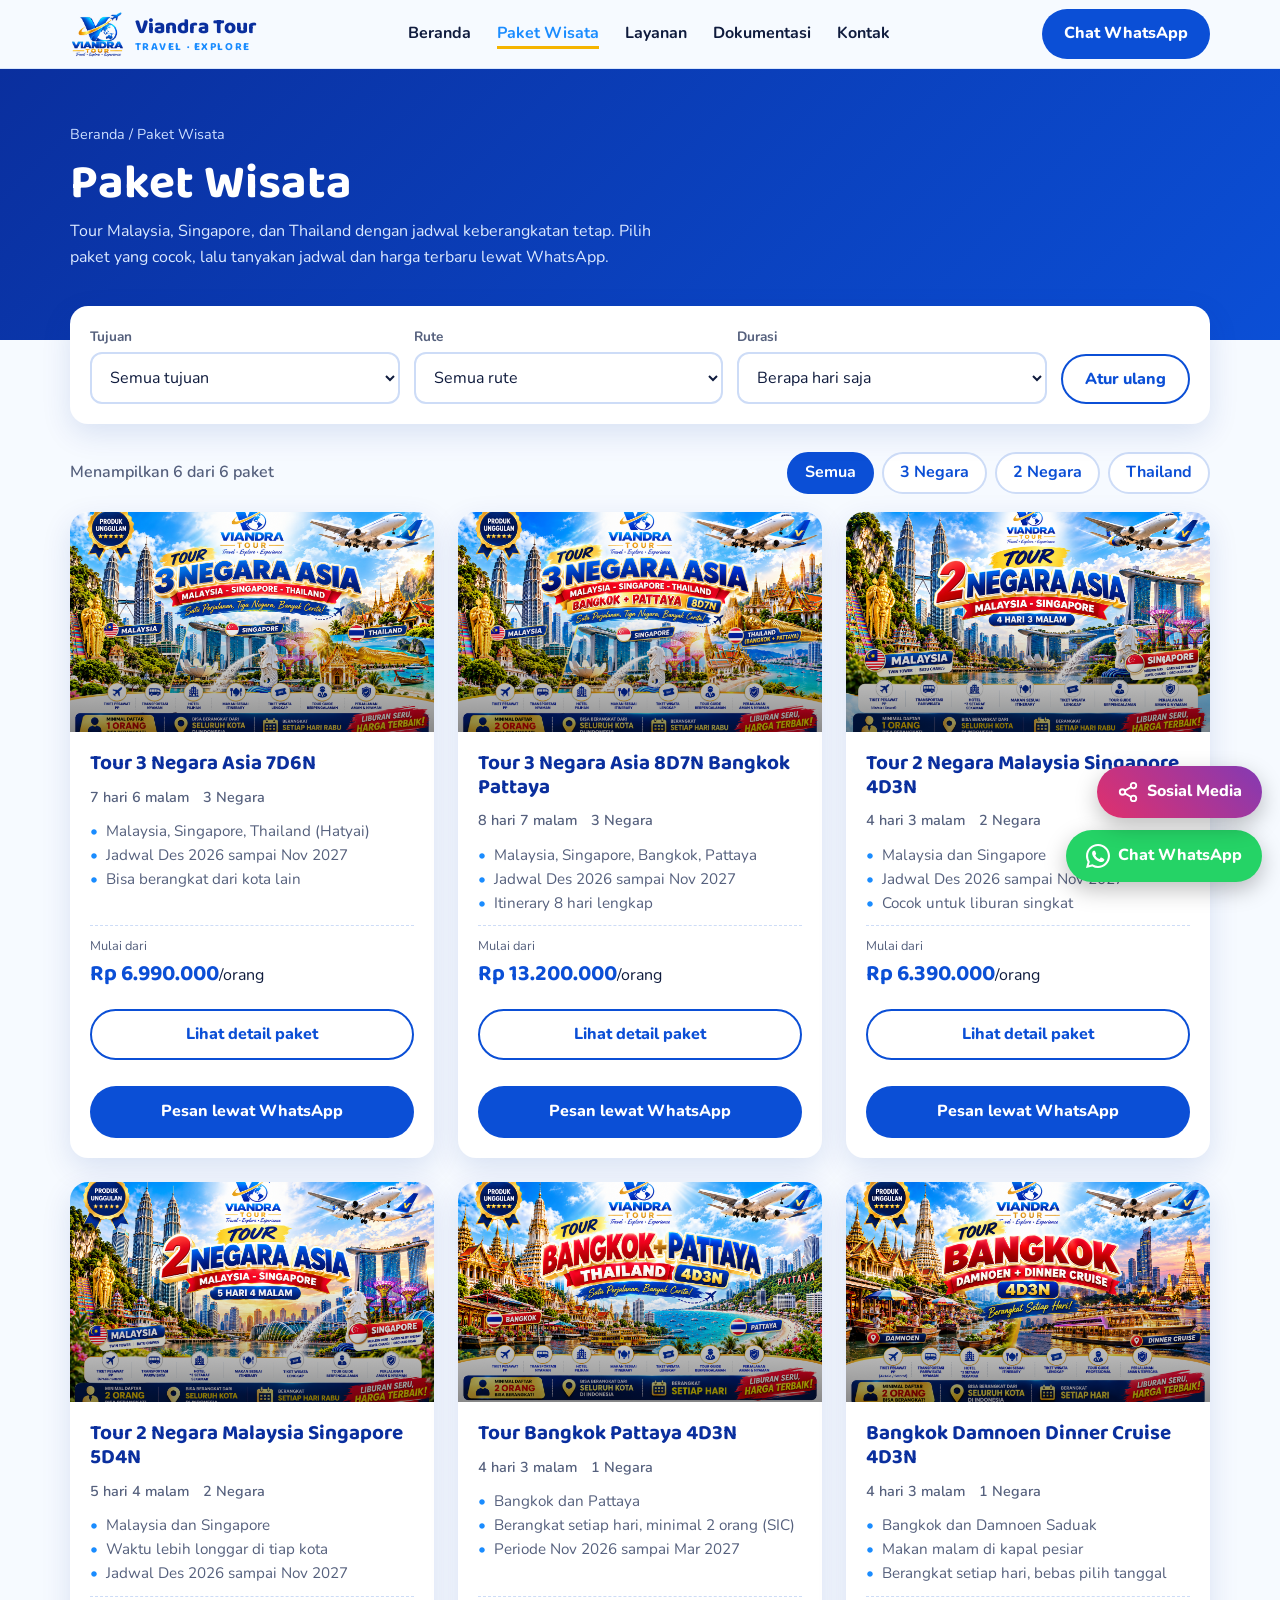
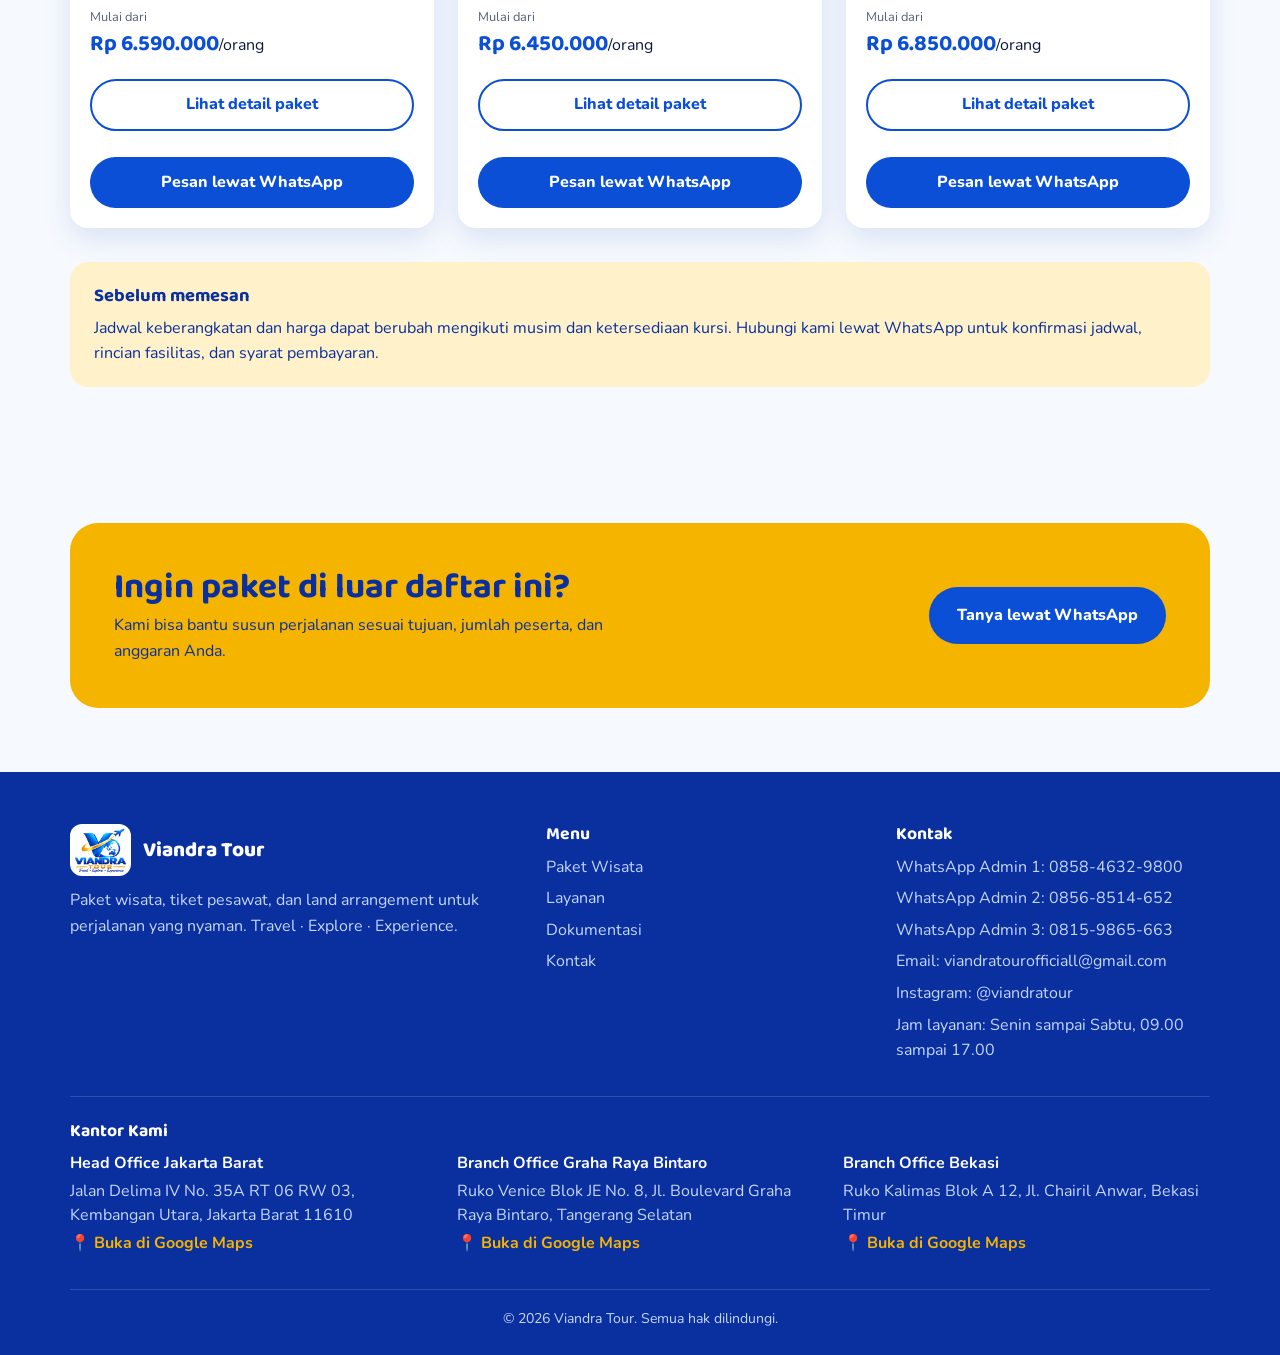
<file: paket.html>
<!DOCTYPE html>
<html lang="id">
<head>
<meta charset="utf-8">
<meta name="viewport" content="width=device-width, initial-scale=1">
<title>Paket Wisata | Viandra Tour</title>
<meta name="description" content="Daftar paket tour Malaysia, Singapore, dan Thailand dari Viandra Tour. Pilih paket 2 negara, 3 negara, atau Thailand, lalu pesan lewat WhatsApp.">
<meta property="og:image" content="logo.png">
<link rel="icon" href="logo.png">
<link rel="preconnect" href="https://fonts.googleapis.com">
<link rel="preconnect" href="https://fonts.gstatic.com" crossorigin>
<link href="https://fonts.googleapis.com/css2?family=Baloo+2:wght@600;700;800&family=Nunito:wght@400;600;700&display=swap" rel="stylesheet">
<link rel="stylesheet" href="style.css">
<style>
  .filter-bar{background:#fff;border-radius:var(--radius);box-shadow:var(--shadow);padding:20px;display:grid;grid-template-columns:repeat(3,1fr) auto;gap:14px;align-items:end;margin-top:-34px;position:relative;z-index:2}
  .filter-bar .btn{padding:12px 22px}
  .result-line{display:flex;flex-wrap:wrap;justify-content:space-between;align-items:center;gap:10px;margin:28px 0 18px}
  .result-line p{color:var(--muted);font-weight:600}
  .chips{display:flex;flex-wrap:wrap;gap:8px}
  .chip{border:2px solid #cddcf7;background:#fff;color:var(--green-700);font:inherit;font-weight:700;border-radius:999px;padding:6px 16px;cursor:pointer}
  .chip:hover{border-color:var(--green-500)}
  .chip.on{background:var(--green-700);border-color:var(--green-700);color:#fff}
  .info-box{margin-top:34px;background:var(--yellow-soft);border-radius:var(--radius);padding:20px 24px;color:var(--green-900)}
  .info-box strong{display:block;margin-bottom:4px;font-family:'Baloo 2',sans-serif;font-size:1.15rem}
  .empty{display:none;text-align:center;color:var(--muted);padding:40px 10px;background:#fff;border-radius:var(--radius);box-shadow:var(--shadow)}
  .empty .btn{margin-top:14px}
  @media (max-width:960px){.filter-bar{grid-template-columns:1fr 1fr}}
  @media (max-width:640px){.filter-bar{grid-template-columns:1fr;margin-top:-24px}}
</style>
</head>
<body data-page="paket">
<div id="site-header"></div>
<main>
  <section class="page-hero" style="padding-bottom:70px"><div class="wrap">
    <div class="crumbs"><a href="index.html">Beranda</a> / Paket Wisata</div>
    <h1>Paket Wisata</h1>
    <p>Tour Malaysia, Singapore, dan Thailand dengan jadwal keberangkatan tetap. Pilih paket yang cocok, lalu tanyakan jadwal dan harga terbaru lewat WhatsApp.</p>
  </div></section>
  <section style="padding-top:0"><div class="wrap">
    <form class="filter-bar" id="filters" onsubmit="return false" aria-label="Saring paket">
      <div class="field"><label for="fDest">Tujuan</label><select id="fDest"><option value="all">Semua tujuan</option></select></div>
      <div class="field"><label for="fType">Rute</label><select id="fType"><option value="all">Semua rute</option><option value="3 Negara">3 Negara</option><option value="2 Negara">2 Negara</option><option value="Thailand">Thailand</option></select></div>
      <div class="field"><label for="fDur">Durasi</label><select id="fDur"><option value="all">Berapa hari saja</option><option value="short">Sampai 4 hari</option><option value="long">5 hari atau lebih</option></select></div>
      <button class="btn btn-outline" type="button" id="reset">Atur ulang</button>
    </form>
    <div class="result-line"><p id="count" aria-live="polite"></p><div class="chips" id="chips" role="group" aria-label="Pilih cepat"></div></div>
    <div class="grid" id="pkgGrid"></div>
    <div class="empty" id="pkgEmpty">
      <p>Belum ada paket yang cocok dengan pilihan Anda.</p><p>Ceritakan rencana Anda, kami bantu susun paket khusus.</p>
      <a class="btn btn-wa" data-wa="Halo Viandra Tour, saya mencari paket perjalanan tapi belum menemukan yang cocok. Boleh dibantu?" href="#">Tanya lewat WhatsApp</a>
    </div>
    <div class="info-box"><strong>Sebelum memesan</strong>Jadwal keberangkatan dan harga dapat berubah mengikuti musim dan ketersediaan kursi. Hubungi kami lewat WhatsApp untuk konfirmasi jadwal, rincian fasilitas, dan syarat pembayaran.</div>
  </div></section>
  <section class="cta"><div class="wrap"><div class="cta-box">
    <div><h2>Ingin paket di luar daftar ini?</h2><p>Kami bisa bantu susun perjalanan sesuai tujuan, jumlah peserta, dan anggaran Anda.</p></div>
    <a class="btn btn-wa" data-wa="Halo Viandra Tour, saya ingin dibuatkan paket perjalanan khusus." href="#">Tanya lewat WhatsApp</a>
  </div></div></section>
</main>
<div id="site-footer"></div>
<script src="site.js"></script>
<script>
  document.addEventListener("DOMContentLoaded", () => {
    const grid = document.getElementById("pkgGrid"), empty = document.getElementById("pkgEmpty"), count = document.getElementById("count");
    const fDest = document.getElementById("fDest"), fType = document.getElementById("fType"), fDur = document.getElementById("fDur"), chips = document.getElementById("chips");
    [...new Set(PACKAGES.map(p => p.dest))].forEach(d => { const o = document.createElement("option"); o.value = d; o.textContent = d; fDest.appendChild(o); });
    [...new Set(PACKAGES.map(p => p.type))].forEach(t => { if (![...fType.options].some(o => o.value === t)) { const o = document.createElement("option"); o.value = t; o.textContent = t; fType.appendChild(o); } });
    const quick = [["all","Semua"]].concat([...fType.options].filter(o => o.value !== "all").map(o => [o.value, o.value]));
    chips.innerHTML = quick.map(([v,l]) => `<button type="button" class="chip" data-v="${v}">${l}</button>`).join("");
    const q = new URLSearchParams(location.search);
    const setIfValid = (el, v) => { if (v && [...el.options].some(o => o.value === v)) el.value = v; };
    setIfValid(fDest, q.get("dest")); setIfValid(fType, q.get("type")); setIfValid(fDur, q.get("dur"));
    function render(){
      const list = PACKAGES.filter(p => (fDest.value === "all" || p.dest === fDest.value) && (fType.value === "all" || p.type === fType.value) && (fDur.value === "all" || (fDur.value === "short" ? p.days <= 4 : p.days >= 5)));
      grid.innerHTML = list.map(packageCard).join("");
      grid.style.display = list.length ? "" : "none";
      empty.style.display = list.length ? "none" : "block";
      count.textContent = `Menampilkan ${list.length} dari ${PACKAGES.length} paket`;
      chips.querySelectorAll(".chip").forEach(c => c.classList.toggle("on", c.dataset.v === fType.value));
    }
    [fDest, fType, fDur].forEach(el => el.addEventListener("change", render));
    chips.addEventListener("click", e => { const b = e.target.closest(".chip"); if (!b) return; fType.value = b.dataset.v; render(); });
    document.getElementById("reset").addEventListener("click", () => { fDest.value = fType.value = fDur.value = "all"; render(); });
    render();
    document.querySelectorAll("[data-wa]").forEach(a => { a.href = wa(a.dataset.wa); a.target = "_blank"; a.rel = "noopener"; });
  });
</script>
</body>
</html>
</file>
<file: style.css>
:root{--green-900:#0a2f9e;--green-700:#0b4fd6;--green-500:#1a8cff;--green-100:#e6f0ff;--yellow:#f5b400;--yellow-soft:#fff1c9;--ink:#0f1b3d;--muted:#55607d;--paper:#f6faff;--white:#ffffff;--radius:18px;--shadow:0 10px 30px rgba(10,47,158,.12)}
*{box-sizing:border-box;margin:0;padding:0}
html{scroll-behavior:smooth}
body{font-family:'Nunito',system-ui,sans-serif;color:var(--ink);background:var(--paper);line-height:1.6;-webkit-font-smoothing:antialiased}
img{max-width:100%;display:block}
a{color:inherit;text-decoration:none}
h1,h2,h3{font-family:'Baloo 2','Nunito',sans-serif;line-height:1.15;color:var(--green-900)}
.wrap{width:min(1140px,100% - 32px);margin-inline:auto}
section{padding:72px 0}
.eyebrow{display:inline-block;font-weight:700;font-size:.85rem;letter-spacing:.08em;text-transform:uppercase;color:var(--green-700);background:var(--yellow-soft);padding:4px 14px;border-radius:999px;margin-bottom:12px}
.section-head{max-width:640px;margin-bottom:36px}
.section-head h2{font-size:clamp(1.8rem,4vw,2.5rem);margin-bottom:10px}
.section-head p{color:var(--muted)}
.btn{display:inline-flex;align-items:center;gap:10px;font-weight:800;border-radius:999px;padding:14px 26px;border:2px solid transparent;cursor:pointer;transition:transform .15s,box-shadow .15s,background .15s;font-family:inherit;font-size:1rem}
.btn:hover{transform:translateY(-2px)}
.btn-primary{background:var(--yellow);color:var(--green-900);box-shadow:0 6px 0 #a87a00}
.btn-primary:hover{box-shadow:0 8px 0 #a87a00}
.btn-wa{background:var(--green-700);color:#fff}
.btn-wa:hover{background:var(--green-900)}
.btn-ghost{border-color:#fff;color:#fff}
.btn-ghost:hover{background:rgba(255,255,255,.12)}
.btn:focus-visible,a:focus-visible,button:focus-visible{outline:3px solid var(--yellow);outline-offset:3px}
header{position:sticky;top:0;z-index:50;background:rgba(246,250,255,.94);backdrop-filter:blur(8px);border-bottom:1px solid #d9e6fb}
.nav{display:flex;align-items:center;justify-content:space-between;height:68px}
.brand{display:flex;align-items:center;gap:10px;font-family:'Baloo 2',sans-serif;font-weight:800;font-size:1.3rem;color:var(--green-900)}
.brand img{width:46px;height:46px;border-radius:50%}
.brand small{display:block;font-size:.7rem;font-weight:700;color:var(--green-500);letter-spacing:.14em;margin-top:-6px}
nav ul{display:flex;gap:26px;list-style:none;font-weight:700}
nav a:hover{color:var(--green-500)}
.nav-cta{padding:10px 20px}
.menu-toggle{display:none;background:none;border:0;font-size:1.8rem;color:var(--green-900);cursor:pointer}
.hero{background:linear-gradient(135deg,var(--green-900),var(--green-700) 60%,var(--green-500));color:#fff;padding:64px 0 88px;position:relative;overflow:hidden}
.hero::after{content:"";position:absolute;right:-120px;top:-120px;width:420px;height:420px;border-radius:50%;background:rgba(245,180,0,.14)}
.hero-grid{display:grid;grid-template-columns:1.1fr .9fr;gap:40px;align-items:center;position:relative;z-index:1}
.hero h1{color:#fff;font-size:clamp(2.2rem,5.5vw,3.7rem);margin-bottom:16px}
.hero h1 span{color:var(--yellow)}
.hero p{font-size:1.15rem;max-width:520px;color:#e1ecff;margin-bottom:28px}
.hero-actions{display:flex;flex-wrap:wrap;gap:14px}
.hero-points{display:flex;flex-wrap:wrap;gap:10px 22px;margin-top:30px;list-style:none;font-weight:700;font-size:.95rem;color:#d3e3ff}
.hero-points li::before{content:"✓";color:var(--yellow);margin-right:8px;font-weight:800}
.hero-logo{justify-self:center;width:min(380px,80%);border-radius:50%;box-shadow:0 20px 50px rgba(0,0,0,.28);border:6px solid var(--yellow)}
.finder{margin-top:-48px;position:relative;z-index:2;padding:0}
.finder-box{background:#fff;border-radius:var(--radius);box-shadow:var(--shadow);padding:22px;display:grid;grid-template-columns:repeat(3,1fr) auto;gap:14px;align-items:end}
.field label{display:block;font-weight:700;font-size:.85rem;color:var(--muted);margin-bottom:4px}
.field select{width:100%;padding:12px 14px;border:2px solid #cddcf7;border-radius:12px;font:inherit;background:#fff;color:var(--ink)}
.field select:focus{outline:none;border-color:var(--green-500)}
.packages{padding-top:80px}
.grid{display:grid;grid-template-columns:repeat(3,1fr);gap:24px}
.card{background:#fff;border-radius:var(--radius);box-shadow:var(--shadow);overflow:hidden;display:flex;flex-direction:column;transition:transform .2s}
.card:hover{transform:translateY(-4px)}
.card-top{height:150px;padding:16px;display:flex;align-items:flex-end;justify-content:space-between;color:#fff;position:relative}
.card-top .tag{background:var(--yellow);color:var(--green-900);font-weight:800;font-size:.78rem;padding:3px 12px;border-radius:999px}
.card-top .flag{font-size:2.6rem;line-height:1}
.card-body{padding:20px;display:flex;flex-direction:column;gap:10px;flex:1}
.card-body h3{font-size:1.3rem}
.meta{display:flex;gap:14px;color:var(--muted);font-size:.9rem;font-weight:600}
.card-body ul{list-style:none;color:var(--muted);font-size:.95rem}
.card-body li::before{content:"•";color:var(--green-500);font-weight:800;margin-right:8px}
.price{margin-top:auto;padding-top:10px;border-top:1px dashed #cddcf7}
.price small{display:block;color:var(--muted);font-size:.8rem}
.price strong{font-family:'Baloo 2',sans-serif;font-size:1.4rem;color:var(--green-700)}
.card .btn{justify-content:center;margin-top:6px;padding:11px 20px}
.empty{display:none;text-align:center;color:var(--muted);padding:30px}
.note{margin-top:24px;font-size:.9rem;color:var(--muted)}
.services{background:var(--green-100)}
.services .grid{grid-template-columns:repeat(4,1fr);gap:20px}
.service{background:#fff;border-radius:var(--radius);padding:24px;box-shadow:0 4px 14px rgba(10,47,158,.08)}
.service .ico{width:54px;height:54px;border-radius:16px;background:var(--yellow);display:grid;place-items:center;font-size:1.7rem;margin-bottom:14px}
.service h3{font-size:1.15rem;margin-bottom:6px}
.service p{color:var(--muted);font-size:.95rem}
.steps{background:var(--green-900);color:#fff}
.steps h2,.steps .section-head p{color:#fff}
.steps .section-head p{opacity:.85}
.steps .eyebrow{background:var(--yellow);color:var(--green-900)}
.step-grid{display:grid;grid-template-columns:repeat(4,1fr);gap:22px}
.step{background:rgba(255,255,255,.08);border:1px solid rgba(255,255,255,.16);border-radius:var(--radius);padding:24px}
.step b{display:block;font-family:'Baloo 2',sans-serif;font-size:2.4rem;color:var(--yellow);line-height:1}
.step h3{color:#fff;font-size:1.1rem;margin:8px 0 4px}
.step p{color:#d3e4ff;font-size:.95rem}
.cta{padding:64px 0}
.cta-box{background:var(--yellow);border-radius:28px;padding:44px;display:flex;flex-wrap:wrap;gap:24px;align-items:center;justify-content:space-between}
.cta-box h2{font-size:clamp(1.6rem,3.5vw,2.2rem);max-width:560px}
.cta-box p{color:var(--green-900);max-width:520px;margin-top:6px}
footer{background:var(--green-900);color:#c5d6ff;padding:52px 0 24px}
.foot-grid{display:grid;grid-template-columns:1.4fr 1fr 1fr;gap:36px}
footer h3{color:#fff;font-size:1.1rem;margin-bottom:10px}
footer ul{list-style:none;display:grid;gap:6px}
footer a:hover{color:var(--yellow)}
.foot-brand{display:flex;align-items:center;gap:12px;margin-bottom:12px;color:#fff;font-family:'Baloo 2',sans-serif;font-weight:800;font-size:1.3rem}
.foot-brand img{width:52px;height:52px;border-radius:50%}
.copy{border-top:1px solid rgba(255,255,255,.14);margin-top:34px;padding-top:18px;font-size:.88rem;text-align:center}
.wa-float{position:fixed;right:18px;bottom:18px;z-index:60;background:#25d366;color:#fff;border-radius:999px;padding:13px 20px;font-weight:800;display:flex;align-items:center;gap:8px;box-shadow:0 8px 22px rgba(0,0,0,.25)}
.wa-float:hover{background:#1ebe5a}
@media (max-width:960px){.grid,.services .grid{grid-template-columns:repeat(2,1fr)}.step-grid{grid-template-columns:repeat(2,1fr)}.hero-grid{grid-template-columns:1fr}.hero-logo{order:-1;width:200px}.finder-box{grid-template-columns:1fr 1fr}.foot-grid{grid-template-columns:1fr 1fr}}
@media (max-width:640px){section{padding:52px 0}.menu-toggle{display:block}nav{position:absolute;left:0;right:0;top:68px;background:var(--paper);border-bottom:1px solid #d9e6fb;display:none;padding:12px 16px 20px}nav.open{display:block}nav ul{flex-direction:column;gap:14px}.nav-cta{display:none}.grid,.services .grid,.step-grid,.finder-box,.foot-grid{grid-template-columns:1fr}.cta-box{padding:30px 24px}.wa-float span{display:none}.wa-float{padding:15px}}
@media (prefers-reduced-motion:reduce){*{transition:none!important;scroll-behavior:auto!important}}
nav a.active{color:var(--green-500);border-bottom:3px solid var(--yellow);padding-bottom:2px}
.page-hero{background:linear-gradient(135deg,var(--green-900),var(--green-700));color:#fff;padding:54px 0}
.page-hero h1{color:#fff;font-size:clamp(2rem,4.5vw,3rem);margin-bottom:8px}
.page-hero p{color:#dbe9ff;max-width:620px}
.crumbs{font-size:.9rem;margin-bottom:10px;color:#cddfff}
.crumbs a:hover{color:var(--yellow)}
.more{margin-top:28px;text-align:center}
.btn-outline{border-color:var(--green-700);color:var(--green-700);background:transparent}
.btn-outline:hover{background:var(--green-700);color:#fff}
.teaser-grid{display:grid;grid-template-columns:repeat(3,1fr);gap:20px}
.mini{background:#fff;border-radius:var(--radius);padding:22px;box-shadow:0 4px 14px rgba(10,47,158,.08)}
.mini h3{font-size:1.1rem;margin-bottom:4px}
.mini p{color:var(--muted);font-size:.95rem}
@media (max-width:960px){.teaser-grid{grid-template-columns:1fr 1fr}}
@media (max-width:640px){.teaser-grid{grid-template-columns:1fr}}
.card-top.has-img{height:auto;aspect-ratio:1614/975;background-color:var(--green-100)}
.flag{display:flex;gap:8px;align-items:center}
.flag img{width:44px;height:30px;object-fit:cover;border-radius:5px;box-shadow:0 2px 6px rgba(0,0,0,.35);background:#fff}
/* Penyesuaian logo Viandra (logo berbentuk persegi panjang, bukan lingkaran) */
.brand img{width:auto;height:46px;border-radius:0}
.foot-brand img{width:auto;height:52px;border-radius:12px;background:#fff;padding:3px}
.hero-logo{border-radius:28px;background:#fff;padding:16px;object-fit:contain;border:6px solid var(--yellow);height:auto}
</file>
